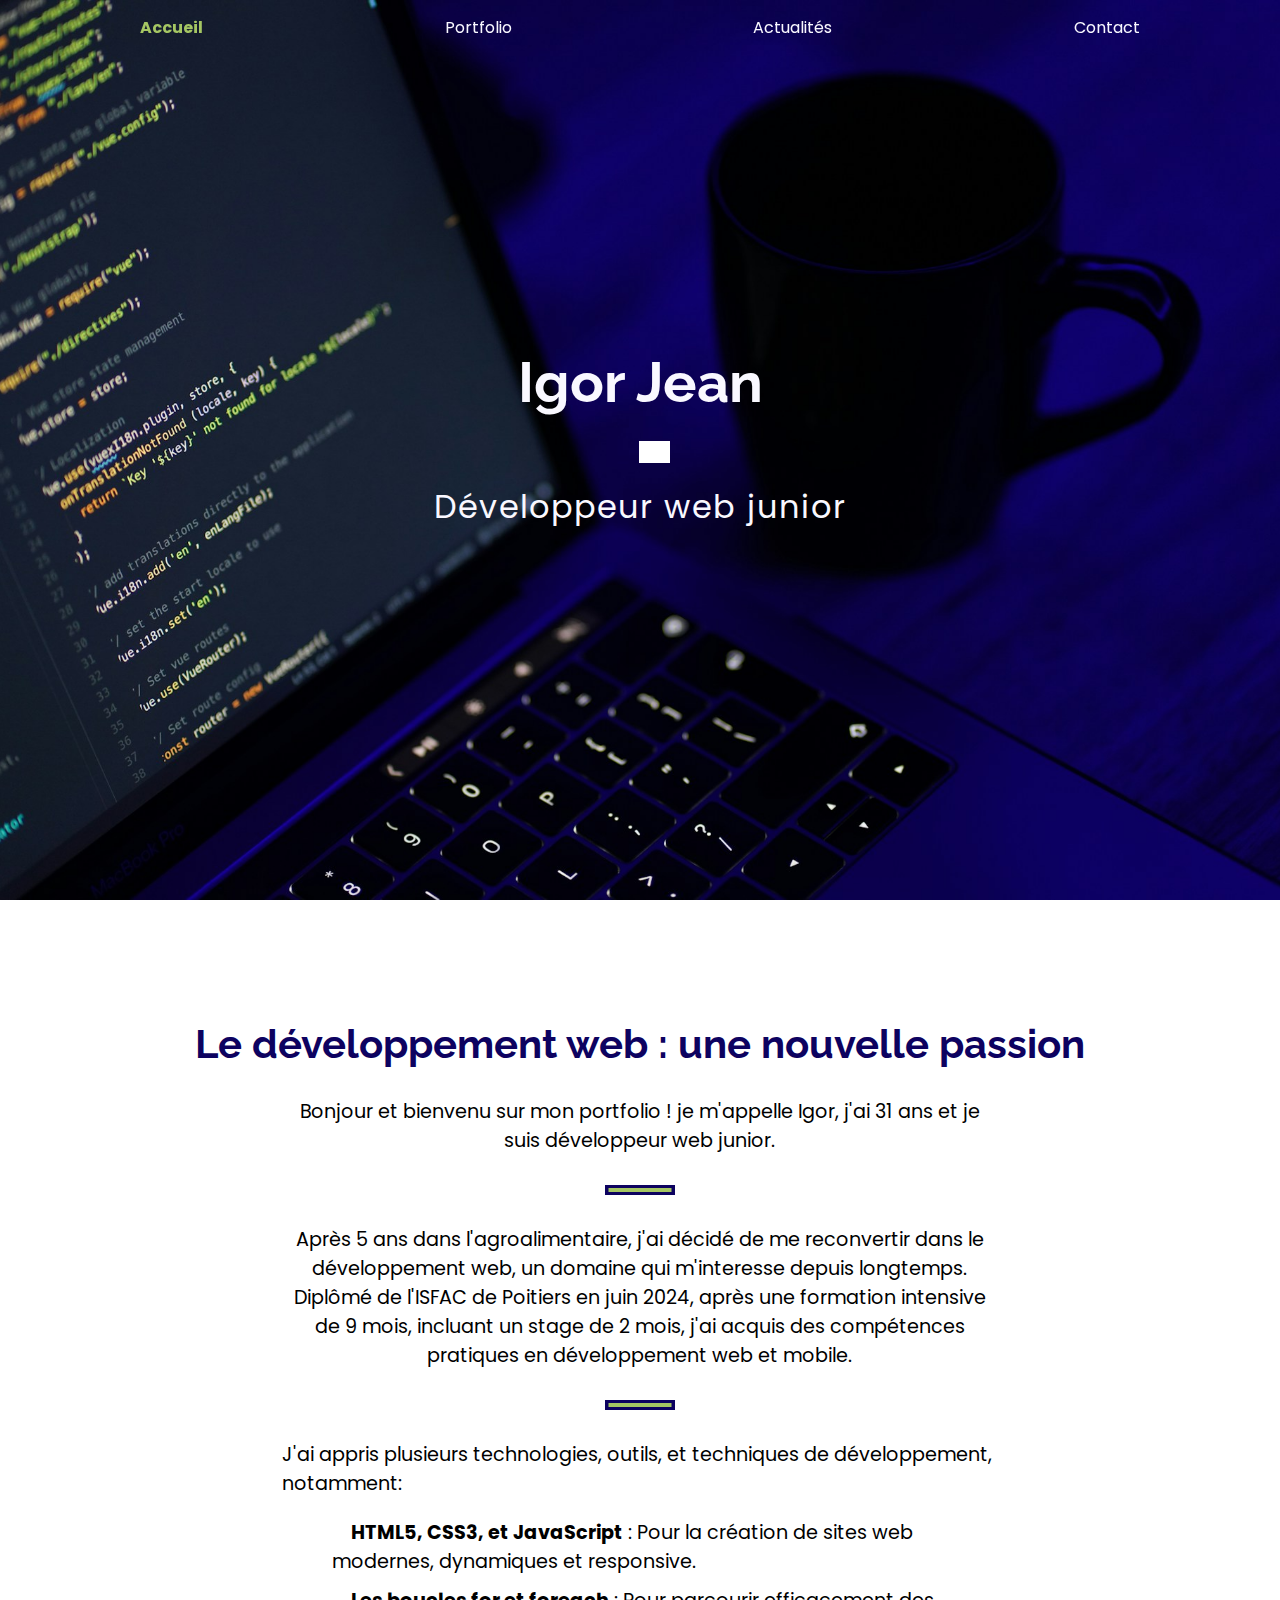
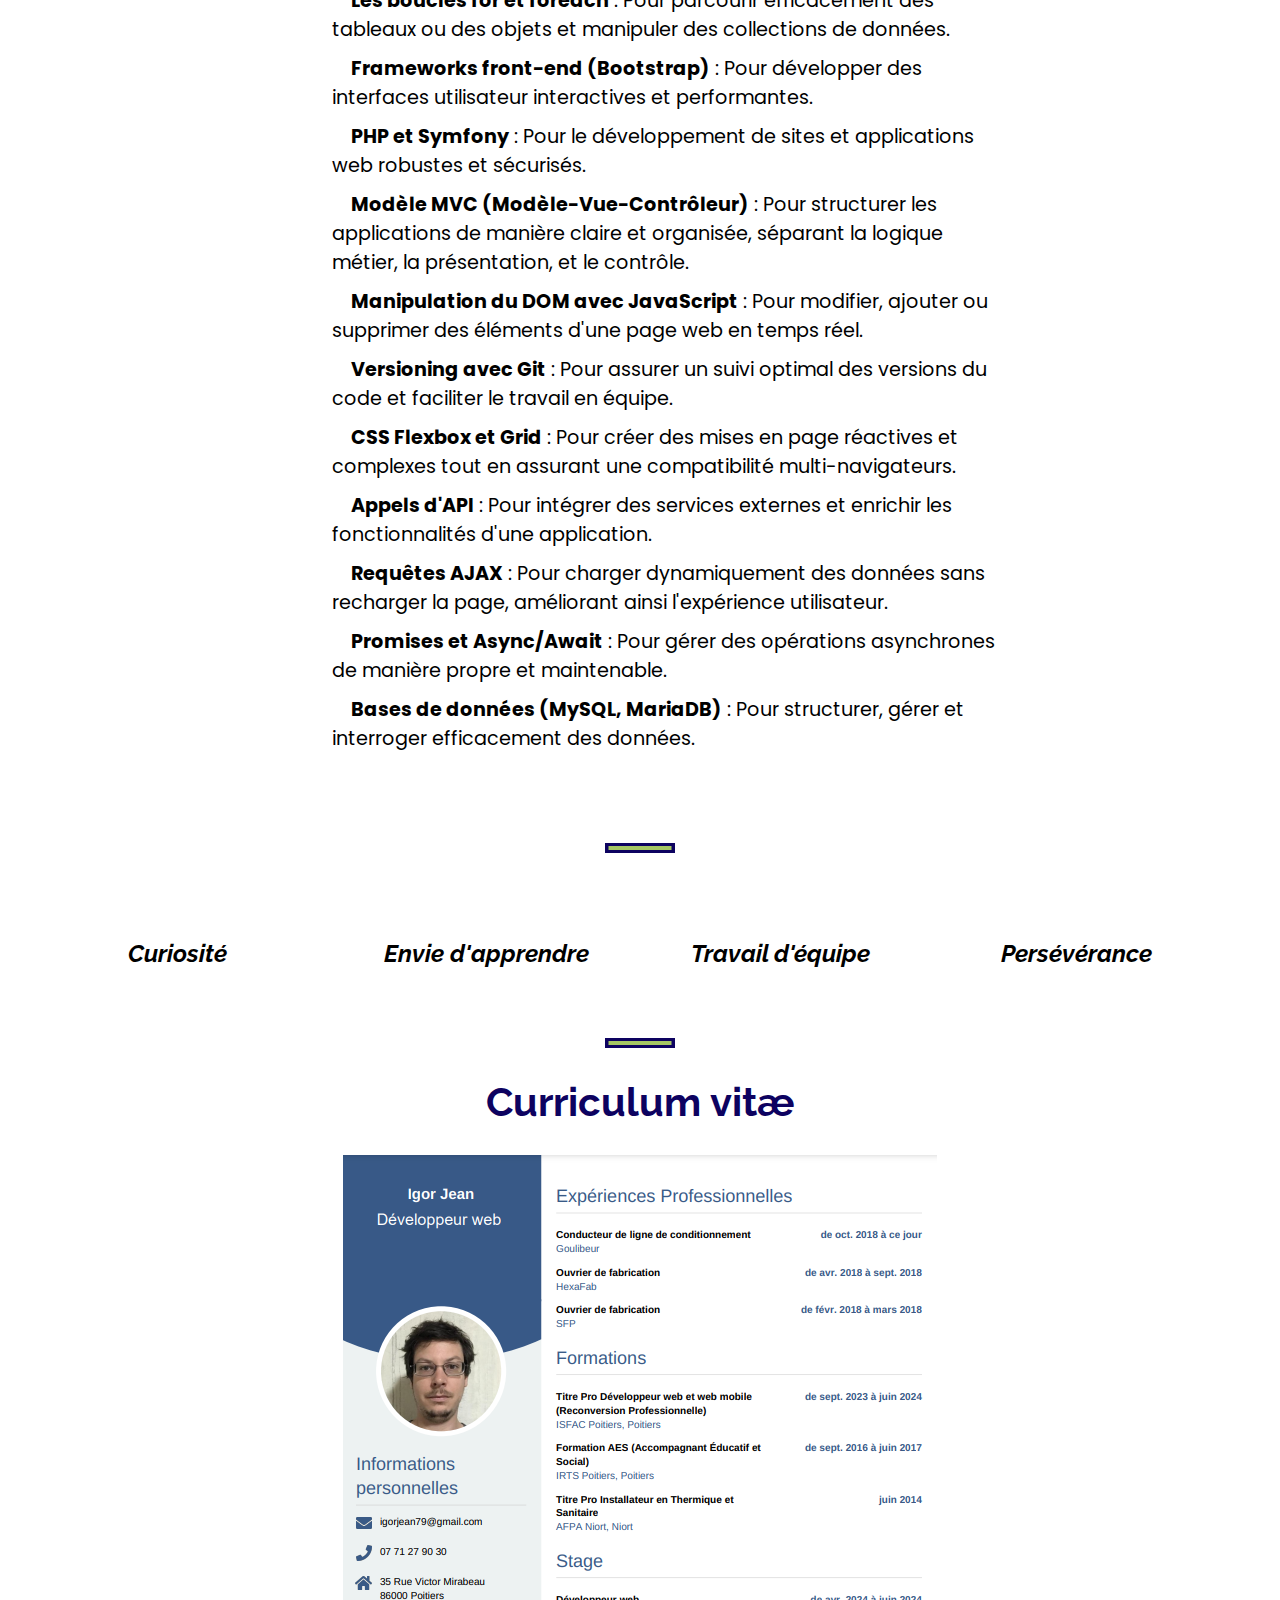
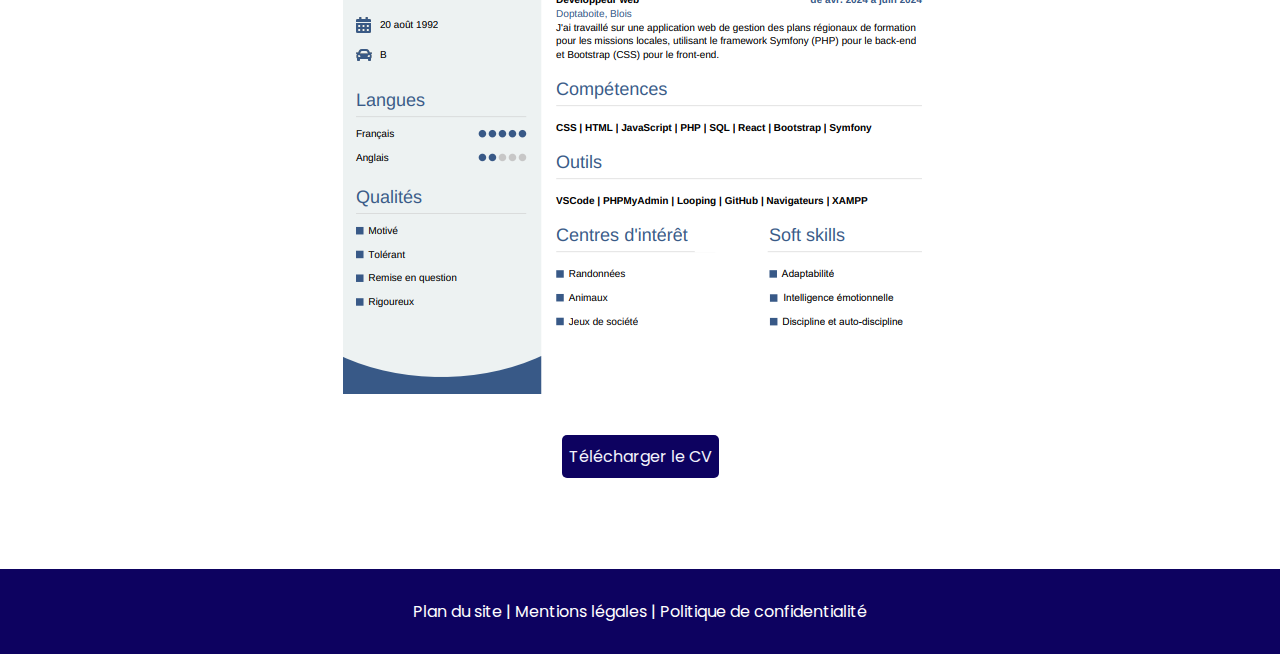
<file: index.html>
<!DOCTYPE html>
<html lang="fr">
	<head>
		<meta charset="UTF-8" />
		<meta name="viewport" content="width=device-width, initial-scale=1.0" />
		<link href="https://fonts.googleapis.com/css2?family=Raleway:ital,wght@0,100..900;1,100..900&display=swap" rel="stylesheet" />
		<link rel="preconnect" href="https://fonts.googleapis.com" />
		<link rel="preconnect" href="https://fonts.gstatic.com" crossorigin />
		<link
			href="https://fonts.googleapis.com/css2?family=Poppins:ital,wght@0,100;0,200;0,300;0,400;0,500;0,600;0,700;0,800;0,900;1,100;1,200;1,300;1,400;1,500;1,600;1,700;1,800;1,900&display=swap"
			rel="stylesheet"
		/>
		<link
			rel="stylesheet"
			href="https://cdnjs.cloudflare.com/ajax/libs/font-awesome/6.6.0/css/all.min.css"
			integrity="sha512-Kc323vGBEqzTmouAECnVceyQqyqdsSiqLQISBL29aUW4U/M7pSPA/gEUZQqv1cwx4OnYxTxve5UMg5GT6L4JJg=="
			crossorigin="anonymous"
			referrerpolicy="no-referrer"
		/>
		<link rel="stylesheet" href="styles\style.css" />
		<meta
			name="description"
			content="Portfolio d'Igor Jean, développeur web junior | HTML, CSS, PHP, JavaScript, Symfony et Bootstrap. Découvrez mes projets et compétences en développement web."
		/>

		<title>Portfolio d'Igor Jean | Développeur web junior</title>
	</head>

	<body>
		<header id="top">
			<nav>
				<div class="container">
					<ul>
						<li><a href="#top" class="page-active">Accueil</a></li>
						<li><a href="/portfolio">Portfolio</a></li>
						<li><a href="/actus">Actualités</a></li>
						<li><a href="/contactez-moi">Contact</a></li>
					</ul>
				</div>
			</nav>
			<div class="center">
				<h2>Igor Jean</h2>
				<div class="reseaux">
					<a href="https://www.linkedin.com/in/igor-jean-74b28a262/" target="_blank">
						<i class="fa-brands fa-linkedin"></i>
					</a>
					&nbsp;
					<a href="https://github.com/igor-jean" target="_blank">
						<i class="fa-brands fa-square-github"></i>
					</a>
				</div>
				<p>Développeur web junior</p>
			</div>
		</header>
		<main>
			<div class="container">
				<section class="presentation">
					<h2>Le développement web : une nouvelle passion</h2>
					<p>Bonjour et bienvenu sur mon portfolio ! je m'appelle Igor, j'ai 31 ans et je suis développeur web junior.</p>
					<div class="separation"></div>
					<p>
						Après 5 ans dans l'agroalimentaire, j'ai décidé de me reconvertir dans le développement web, un domaine qui m'interesse depuis
						longtemps. Diplômé de l'ISFAC de Poitiers en juin 2024, après une formation intensive de 9 mois, incluant un stage de 2 mois,
						j'ai acquis des compétences pratiques en développement web et mobile.
					</p>
					<div class="separation"></div>
					<ul>
						<li>J'ai appris plusieurs technologies, outils, et techniques de développement, notamment:</li>
						<li>
							<i class="fa-solid fa-circle"></i>&emsp;<b>HTML5, CSS3, et JavaScript</b> : Pour la création de sites web modernes,
							dynamiques et responsive.
						</li>
						<li>
							<i class="fa-solid fa-circle"></i>&emsp;<b>Les boucles for et foreach</b> : Pour parcourir efficacement des tableaux ou
							des objets et manipuler des collections de données.
						</li>
						<li>
							<i class="fa-solid fa-circle"></i>&emsp;<b>Frameworks front-end (Bootstrap)</b> : Pour développer des interfaces
							utilisateur interactives et performantes.
						</li>
						<li>
							<i class="fa-solid fa-circle"></i>&emsp;<b>PHP et Symfony</b> : Pour le développement de sites et applications web
							robustes et sécurisés.
						</li>
						<li>
							<i class="fa-solid fa-circle"></i>&emsp;<b>Modèle MVC (Modèle-Vue-Contrôleur)</b> : Pour structurer les applications de
							manière claire et organisée, séparant la logique métier, la présentation, et le contrôle.
						</li>
						<li>
							<i class="fa-solid fa-circle"></i>&emsp;<b>Manipulation du DOM avec JavaScript</b> : Pour modifier, ajouter ou supprimer
							des éléments d'une page web en temps réel.
						</li>
						<li>
							<i class="fa-solid fa-circle"></i>&emsp;<b>Versioning avec Git</b> : Pour assurer un suivi optimal des versions du code et
							faciliter le travail en équipe.
						</li>
						<li>
							<i class="fa-solid fa-circle"></i>&emsp;<b>CSS Flexbox et Grid</b> : Pour créer des mises en page réactives et complexes
							tout en assurant une compatibilité multi-navigateurs.
						</li>
						<li>
							<i class="fa-solid fa-circle"></i>&emsp;<b>Appels d'API</b> : Pour intégrer des services externes et enrichir les
							fonctionnalités d'une application.
						</li>
						<li>
							<i class="fa-solid fa-circle"></i>&emsp;<b>Requêtes AJAX</b> : Pour charger dynamiquement des données sans recharger la
							page, améliorant ainsi l'expérience utilisateur.
						</li>
						<li>
							<i class="fa-solid fa-circle"></i>&emsp;<b>Promises et Async/Await</b> : Pour gérer des opérations asynchrones de manière
							propre et maintenable.
						</li>
						<li>
							<i class="fa-solid fa-circle"></i>&emsp;<b>Bases de données (MySQL, MariaDB)</b> : Pour structurer, gérer et interroger
							efficacement des données.
						</li>
					</ul>
				</section>
				<div class="separation"></div>
				<section class="skills">
					<div class="flex">
						<div class="row-flex">
							<div class="column-flex">
								<i class="fa-solid fa-magnifying-glass"></i>
								<span>Curiosité</span>
							</div>
							<div class="column-flex">
								<i class="fa-solid fa-book-open"></i>
								<span>Envie d'apprendre</span>
							</div>
						</div>
						<div class="row-flex">
							<div class="column-flex">
								<i class="fa-solid fa-users"></i>
								<span>Travail d'équipe</span>
							</div>
							<div class="column-flex">
								<i class="fa-regular fa-hand-back-fist"></i>
								<span>Persévérance</span>
							</div>
						</div>
					</div>
				</section>
				<div class="separation"></div>
				<div id="cv"></div>
				<section class="cv">
					<h2>Curriculum vitæ</h2>
					<img src="img\cv.png" alt="Capture du CV" />
					<a href="CV_igor-jean.pdf" target="_blank"> Télécharger le CV </a>
				</section>
			</div>
		</main>
		<footer>
			<!-- <section class="contact">
				<h2>Contactez-moi</h2>
				<div class="container">
					<div class="column-30-70">
						<p class="msg-error-fixed">Veuillez renseigner les champs requis</p>
						<div class="left-part">
							<p>
								<i class="fa-regular fa-paper-plane"></i>&emsp;
								<a href="mailto:igorjean79@gmail.com"> igorjean79@gmail.com </a>
							</p>
							<p>
								<i class="fa-solid fa-phone"></i>&emsp;
								<a href="tel:0771279030">07 71 27 90 30</a>
							</p>
							<div>
								<a href="https://www.linkedin.com/in/igor-jean-74b28a262/">
									<i class="fa-brands fa-linkedin"></i>
								</a>
								&emsp;
								<a href="https://github.com/igor-jean">
									<i class="fa-brands fa-square-github"></i>
								</a>
							</div>
						</div>
						<form action="contact.php" method="get" id="contact-form">
							<div id="contact"></div>
							<div class="flex">
								<div class="flex-column">
									<label for="nom">Nom <span class="red">*</span></label>
									<input type="text" id="nom" name="nom" />
								</div>
								<div class="flex-column">
									<label for="prenom">Prénom</label>
									<input type="text" id="prenom" name="prenom" />
								</div>
							</div>
							<div class="flex">
								<div class="flex-column">
									<label for="email">E-mail <span class="red">*</span></label>
									<input type="email" id="email" name="email" />
								</div>
								<div class="flex-column">
									<label for="telephone">Téléphone</label>
									<input type="number" id="telephone" name="telephone" />
								</div>
							</div>
							<div class="flex-column">
								<label for="message"> Message <span class="red">*</span> </label>
								<textarea id="message" name="message"></textarea>
							</div>
							<div class="flex-column">
								<label for="chk">
									<input type="checkbox" id="chk" name="chk" />&emsp;En soumettant ce formulaire, j'accepte que mes données
									personnelles soient utilisées pour me recontacter. Aucun autre traitement ne sera effectué avec mes informations.
									Pour connaître et exercer vos droits, veuillez consultez la Politique de confidentialité.
								</label>
							</div>
							<div class="submit-button">
								<button type="submit">
									<div class="svg-wrapper-1">
										<div class="svg-wrapper">
											<svg xmlns="http://www.w3.org/2000/svg" viewBox="0 0 24 24" width="24" height="24">
												<path fill="none" d="M0 0h24v24H0z"></path>
												<path
													fill="currentColor"
													d="M1.946 9.315c-.522-.174-.527-.455.01-.634l19.087-6.362c.529-.176.832.12.684.638l-5.454 19.086c-.15.529-.455.547-.679.045L12 14l6-8-8 6-8.054-2.685z"
												></path>
											</svg>
										</div>
									</div>
									<span>Envoyer</span>
								</button>
							</div>
						</form>
					</div>
				</div>
			</section> -->
			<section class="footer-bottom">
				<p>
					<a href="/plan">Plan du site</a> |
					<a href="/mentions-legales">Mentions légales</a>
					|
					<a href="/politique-confidentialite"> Politique de confidentialité </a>
				</p>
			</section>
		</footer>
		<script src="index.js"></script>
	</body>
</html>
</file>
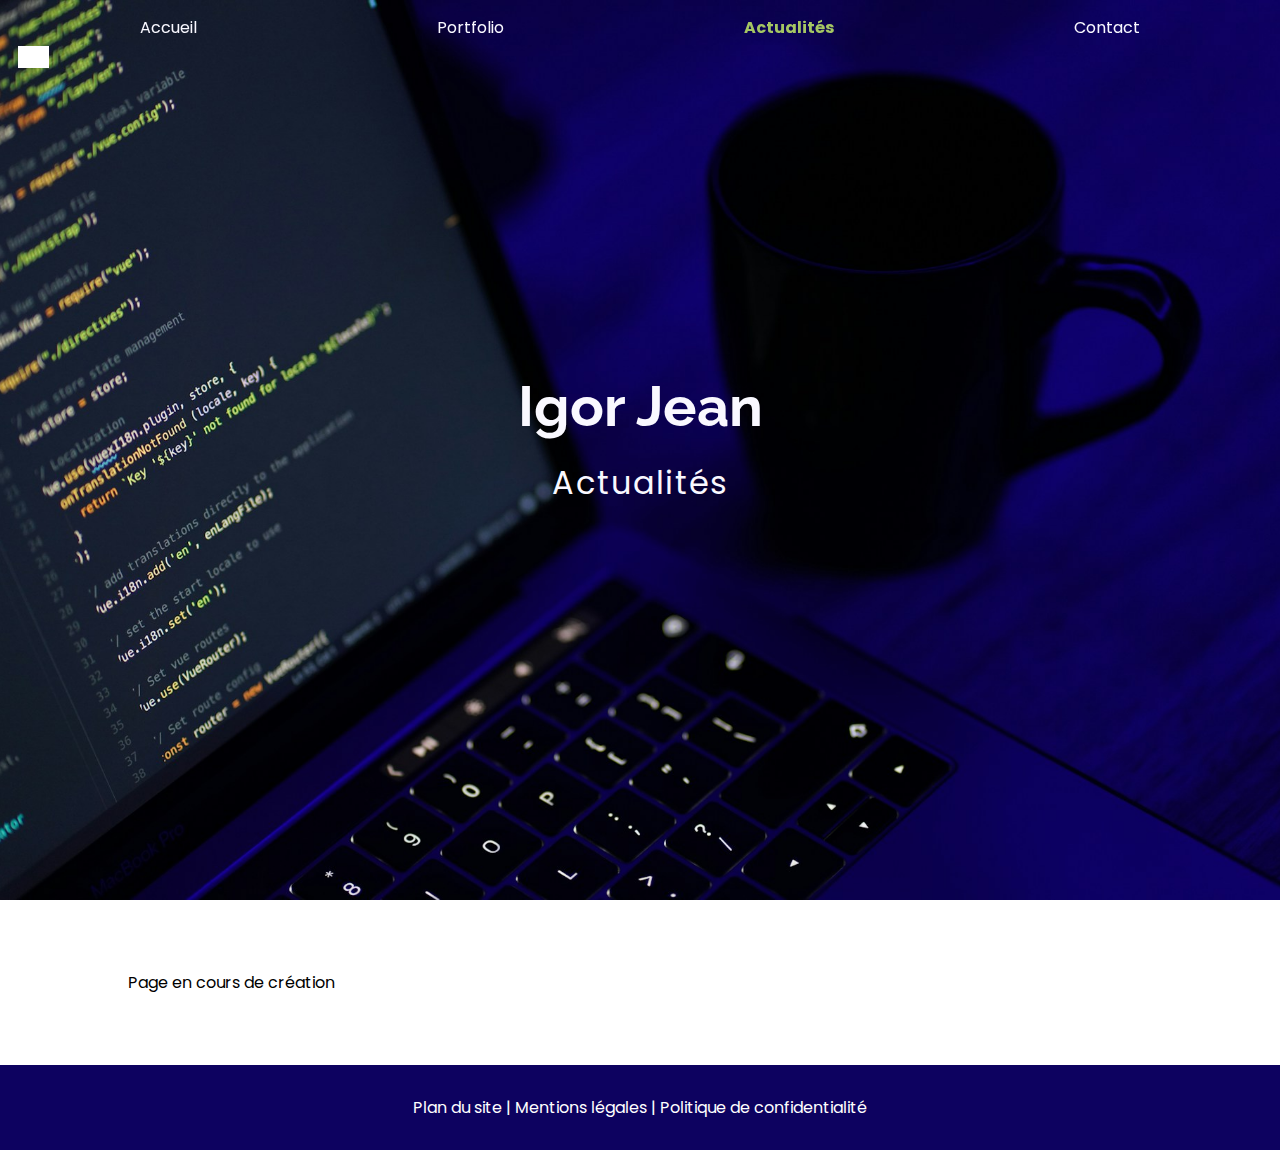
<file: actus.html>
<!DOCTYPE html>
<html lang="fr">
	<head>
		<meta charset="UTF-8" />
		<meta name="viewport" content="width=device-width, initial-scale=1.0" />
		<link href="https://fonts.googleapis.com/css2?family=Raleway:ital,wght@0,100..900;1,100..900&display=swap" rel="stylesheet" />
		<link rel="preconnect" href="https://fonts.googleapis.com" />
		<link rel="preconnect" href="https://fonts.gstatic.com" crossorigin />
		<link
			href="https://fonts.googleapis.com/css2?family=Poppins:ital,wght@0,100;0,200;0,300;0,400;0,500;0,600;0,700;0,800;0,900;1,100;1,200;1,300;1,400;1,500;1,600;1,700;1,800;1,900&display=swap"
			rel="stylesheet"
		/>
		<link
			rel="stylesheet"
			href="https://cdnjs.cloudflare.com/ajax/libs/font-awesome/6.6.0/css/all.min.css"
			integrity="sha512-Kc323vGBEqzTmouAECnVceyQqyqdsSiqLQISBL29aUW4U/M7pSPA/gEUZQqv1cwx4OnYxTxve5UMg5GT6L4JJg=="
			crossorigin="anonymous"
			referrerpolicy="no-referrer"
		/>
		<link rel="stylesheet" href="styles\style.css" />
		<meta
			name="description"
			content="Portfolio d'Igor Jean, développeur web junior | HTML, CSS, PHP, JavaScript, Symfony et Bootstrap. Découvrez mes projets et compétences en développement web."
		/>

		<title>Portfolio d'Igor Jean | Développeur web junior</title>
	</head>

	<body>
		<header id="top">
			<nav>
				<div class="container">
					<ul>
						<li><a href="#top">Accueil</a></li>
						<li><a href="/portfolio">Portfolio</a></li>
						<li><a href="/actus" class="page-active">Actualités</a></li>
						<li><a href="/contact">Contact</a></li>
					</ul>
				</div>
				<div class="reseaux">
					<a href="https://www.linkedin.com/in/igor-jean-74b28a262/" target="_blank">
						<i class="fa-brands fa-linkedin"></i>
					</a>
					&nbsp;
					<a href="https://github.com/igor-jean" target="_blank">
						<i class="fa-brands fa-square-github"></i>
					</a>
				</div>
			</nav>
			<div class="center">
				<h2>Igor Jean</h2>
				<p>Actualités</p>
			</div>
		</header>
		<main>
			<div class="container">
				<p>Page en cours de création</p>
			</div>
		</main>
		<footer>
			<section class="footer-bottom">
				<p>
					<a href="/plan">Plan du site</a> |
					<a href="/mentions-legales">Mentions légales</a>
					|
					<a href="/politique-confidentialite"> Politique de confidentialité </a>
				</p>
			</section>
		</footer>
		<script src="index.js"></script>
	</body>
</html>
</file>
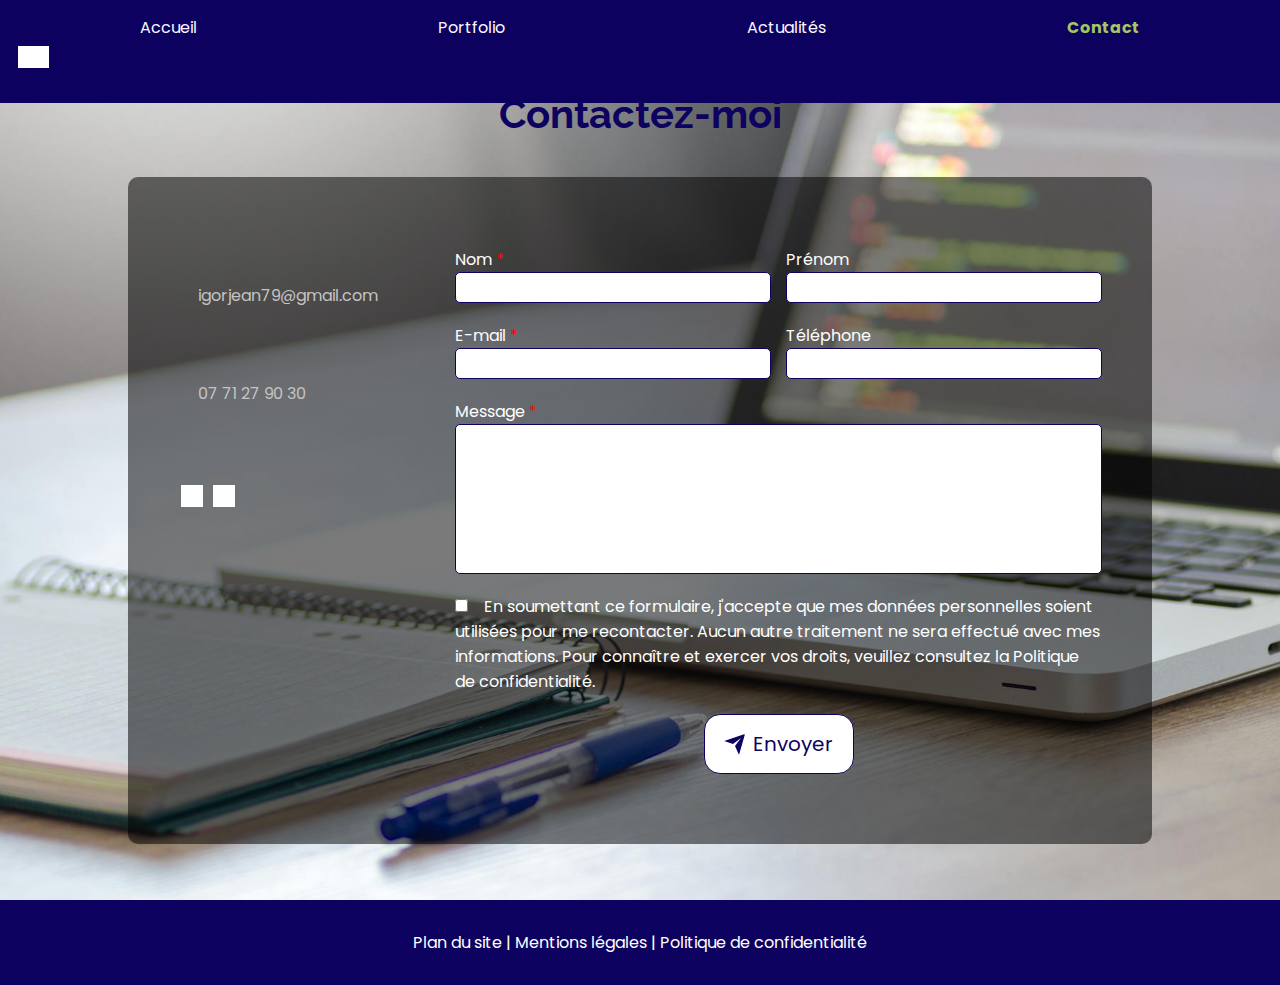
<file: contact.html>
<!DOCTYPE html>
<html lang="fr">
	<head>
		<meta charset="UTF-8" />
		<meta name="viewport" content="width=device-width, initial-scale=1.0" />
		<link href="https://fonts.googleapis.com/css2?family=Raleway:ital,wght@0,100..900;1,100..900&display=swap" rel="stylesheet" />
		<link rel="preconnect" href="https://fonts.googleapis.com" />
		<link rel="preconnect" href="https://fonts.gstatic.com" crossorigin />
		<link
			href="https://fonts.googleapis.com/css2?family=Poppins:ital,wght@0,100;0,200;0,300;0,400;0,500;0,600;0,700;0,800;0,900;1,100;1,200;1,300;1,400;1,500;1,600;1,700;1,800;1,900&display=swap"
			rel="stylesheet"
		/>
		<link
			rel="stylesheet"
			href="https://cdnjs.cloudflare.com/ajax/libs/font-awesome/6.6.0/css/all.min.css"
			integrity="sha512-Kc323vGBEqzTmouAECnVceyQqyqdsSiqLQISBL29aUW4U/M7pSPA/gEUZQqv1cwx4OnYxTxve5UMg5GT6L4JJg=="
			crossorigin="anonymous"
			referrerpolicy="no-referrer"
		/>
		<link rel="stylesheet" href="styles\style.css" />
		<meta
			name="description"
			content="Portfolio d'Igor Jean, développeur web junior | HTML, CSS, PHP, JavaScript, Symfony et Bootstrap. Découvrez mes projets et compétences en développement web."
		/>

		<title>Portfolio d'Igor Jean | Contactez-moi</title>
	</head>

	<body class="contact-template">
		<header id="top">
			<nav class="nav-background">
				<div class="container">
					<ul>
						<li><a href="/index">Accueil</a></li>
						<li><a href="/portfolio">Portfolio</a></li>
						<li><a href="/actus">Actualités</a></li>
						<li><a href="#" class="page-active">Contact</a></li>
					</ul>
				</div>
				<div class="reseaux">
					<a href="https://www.linkedin.com/in/igor-jean-74b28a262/" target="_blank">
						<i class="fa-brands fa-linkedin"></i>
					</a>
					&nbsp;
					<a href="https://github.com/igor-jean" target="_blank">
						<i class="fa-brands fa-square-github"></i>
					</a>
				</div>
			</nav>
			<section class="contact">
				<h2>Contactez-moi</h2>
				<div class="container">
					<div class="column-30-70">
						<p class="msg-error-fixed">Veuillez renseigner les champs requis</p>
						<div class="left-part">
							<p>
								<i class="fa-regular fa-paper-plane"></i>&emsp;
								<a href="mailto:igorjean79@gmail.com"> igorjean79@gmail.com </a>
							</p>
							<p>
								<i class="fa-solid fa-phone"></i>&emsp;
								<a href="tel:0771279030">07 71 27 90 30</a>
							</p>
							<div>
								<a href="https://www.linkedin.com/in/igor-jean-74b28a262/">
									<i class="fa-brands fa-linkedin"></i>
								</a>
								&emsp;
								<a href="https://github.com/igor-jean">
									<i class="fa-brands fa-square-github"></i>
								</a>
							</div>
						</div>
						<form action="contact.php" method="get" id="contact-form">
							<div id="contact"></div>
							<div class="flex">
								<div class="flex-column">
									<label for="nom">Nom <span class="red">*</span></label>
									<input type="text" id="nom" name="nom" />
								</div>
								<div class="flex-column">
									<label for="prenom">Prénom</label>
									<input type="text" id="prenom" name="prenom" />
								</div>
							</div>
							<div class="flex">
								<div class="flex-column">
									<label for="email">E-mail <span class="red">*</span></label>
									<input type="email" id="email" name="email" />
								</div>
								<div class="flex-column">
									<label for="telephone">Téléphone</label>
									<input type="number" id="telephone" name="telephone" />
								</div>
							</div>
							<div class="flex-column">
								<label for="message"> Message <span class="red">*</span> </label>
								<textarea id="message" name="message"></textarea>
							</div>
							<div class="flex-column">
								<label for="chk">
									<input type="checkbox" id="chk" name="chk" />&emsp;En soumettant ce formulaire, j'accepte que mes données
									personnelles soient utilisées pour me recontacter. Aucun autre traitement ne sera effectué avec mes informations.
									Pour connaître et exercer vos droits, veuillez consultez la Politique de confidentialité.
								</label>
							</div>
							<div class="submit-button">
								<button type="submit">
									<div class="svg-wrapper-1">
										<div class="svg-wrapper">
											<svg xmlns="http://www.w3.org/2000/svg" viewBox="0 0 24 24" width="24" height="24">
												<path fill="none" d="M0 0h24v24H0z"></path>
												<path
													fill="currentColor"
													d="M1.946 9.315c-.522-.174-.527-.455.01-.634l19.087-6.362c.529-.176.832.12.684.638l-5.454 19.086c-.15.529-.455.547-.679.045L12 14l6-8-8 6-8.054-2.685z"
												></path>
											</svg>
										</div>
									</div>
									<span>Envoyer</span>
								</button>
							</div>
						</form>
					</div>
				</div>
			</section>
		</header>
		<footer>
			<section class="footer-bottom">
				<p>
					<a href="/plan">Plan du site</a> |
					<a href="/mentions-legales">Mentions légales</a>
					|
					<a href="/politique-confidentialite"> Politique de confidentialité </a>
				</p>
			</section>
		</footer>
		<script src="contact.js"></script>
	</body>
</html>
</file>
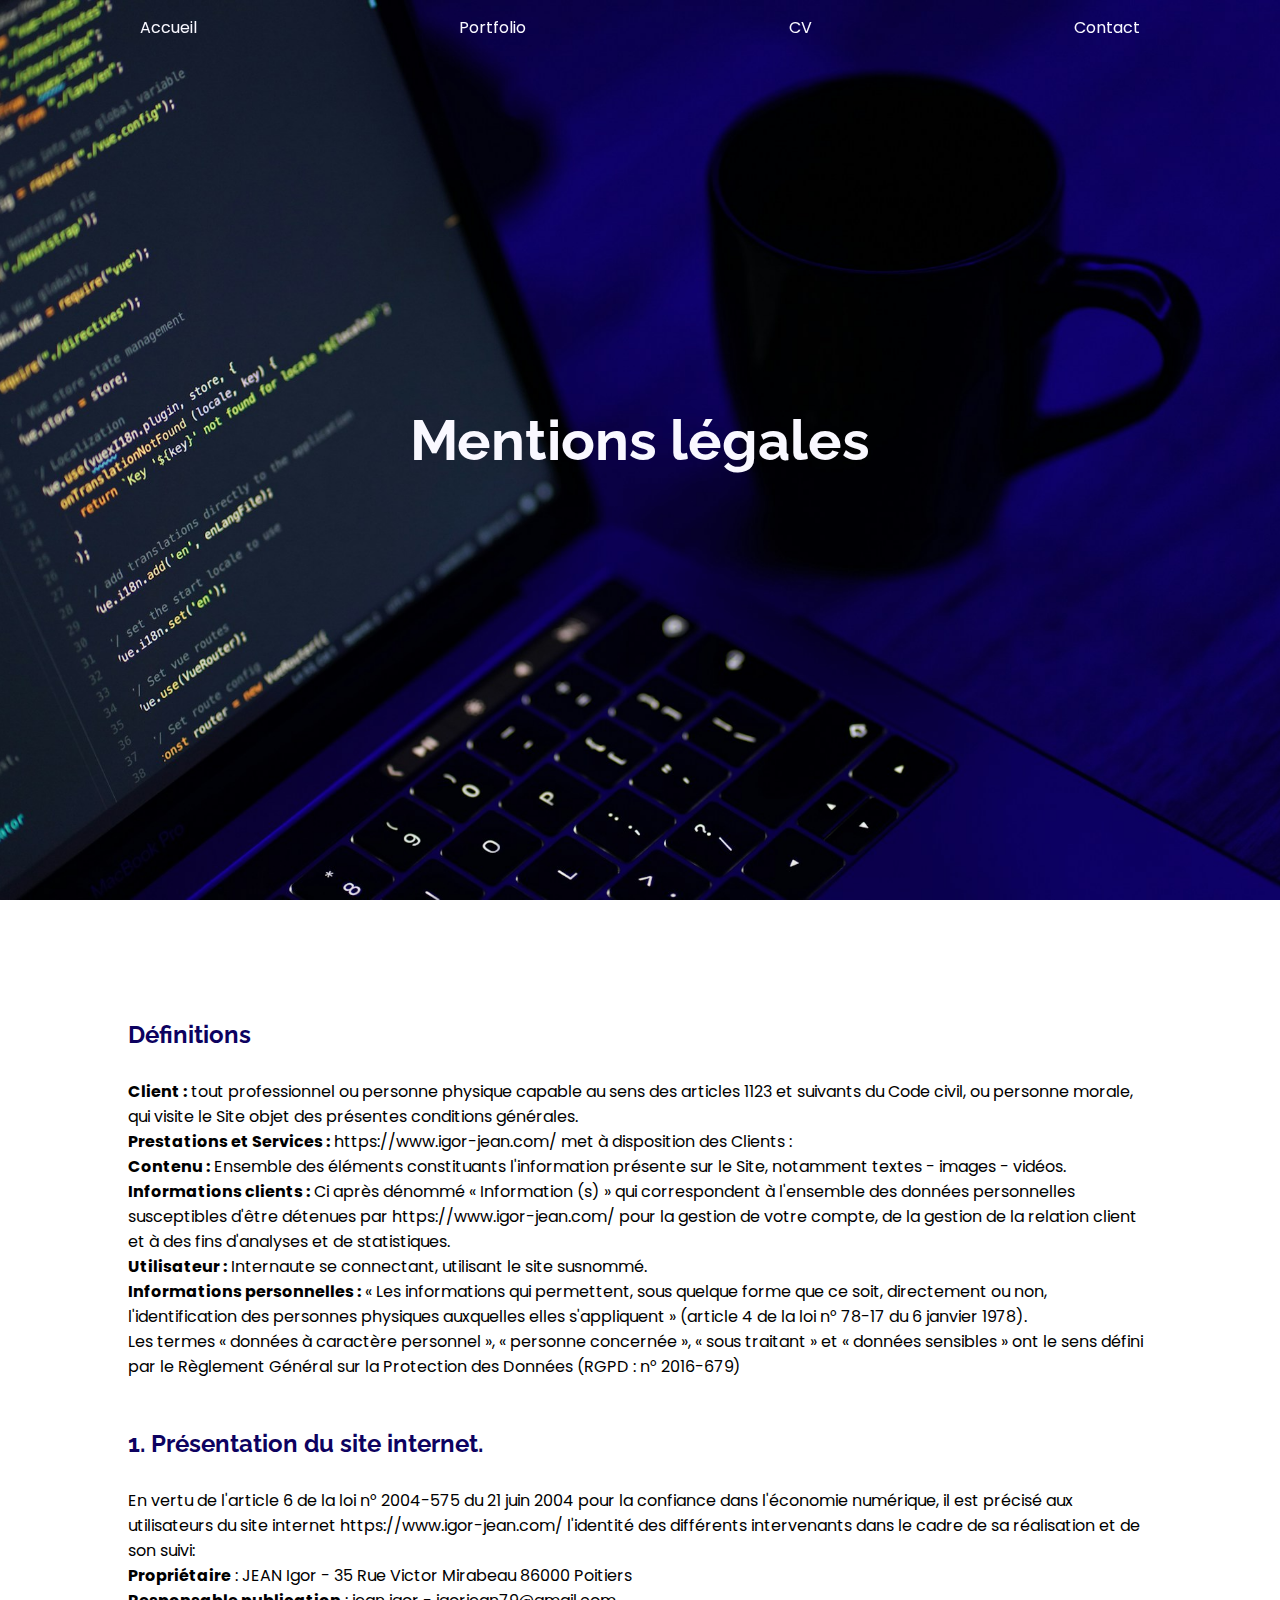
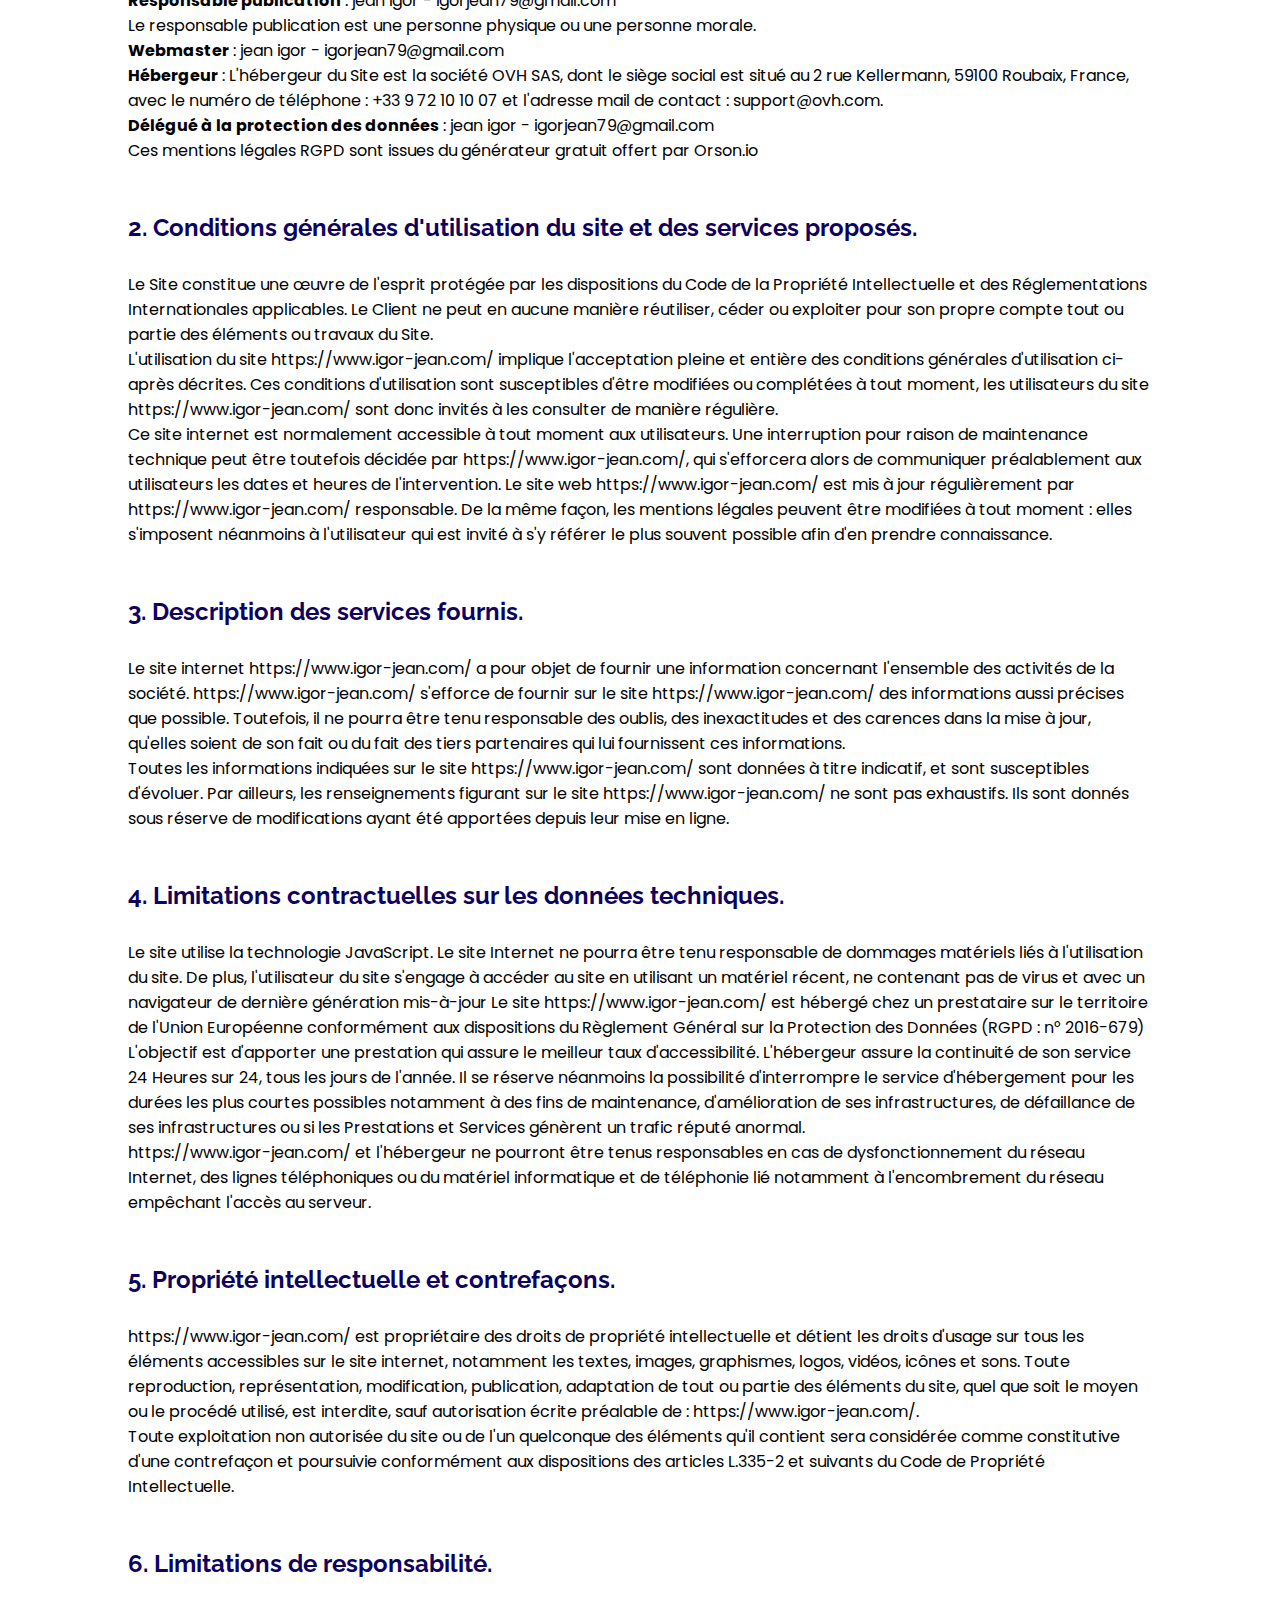
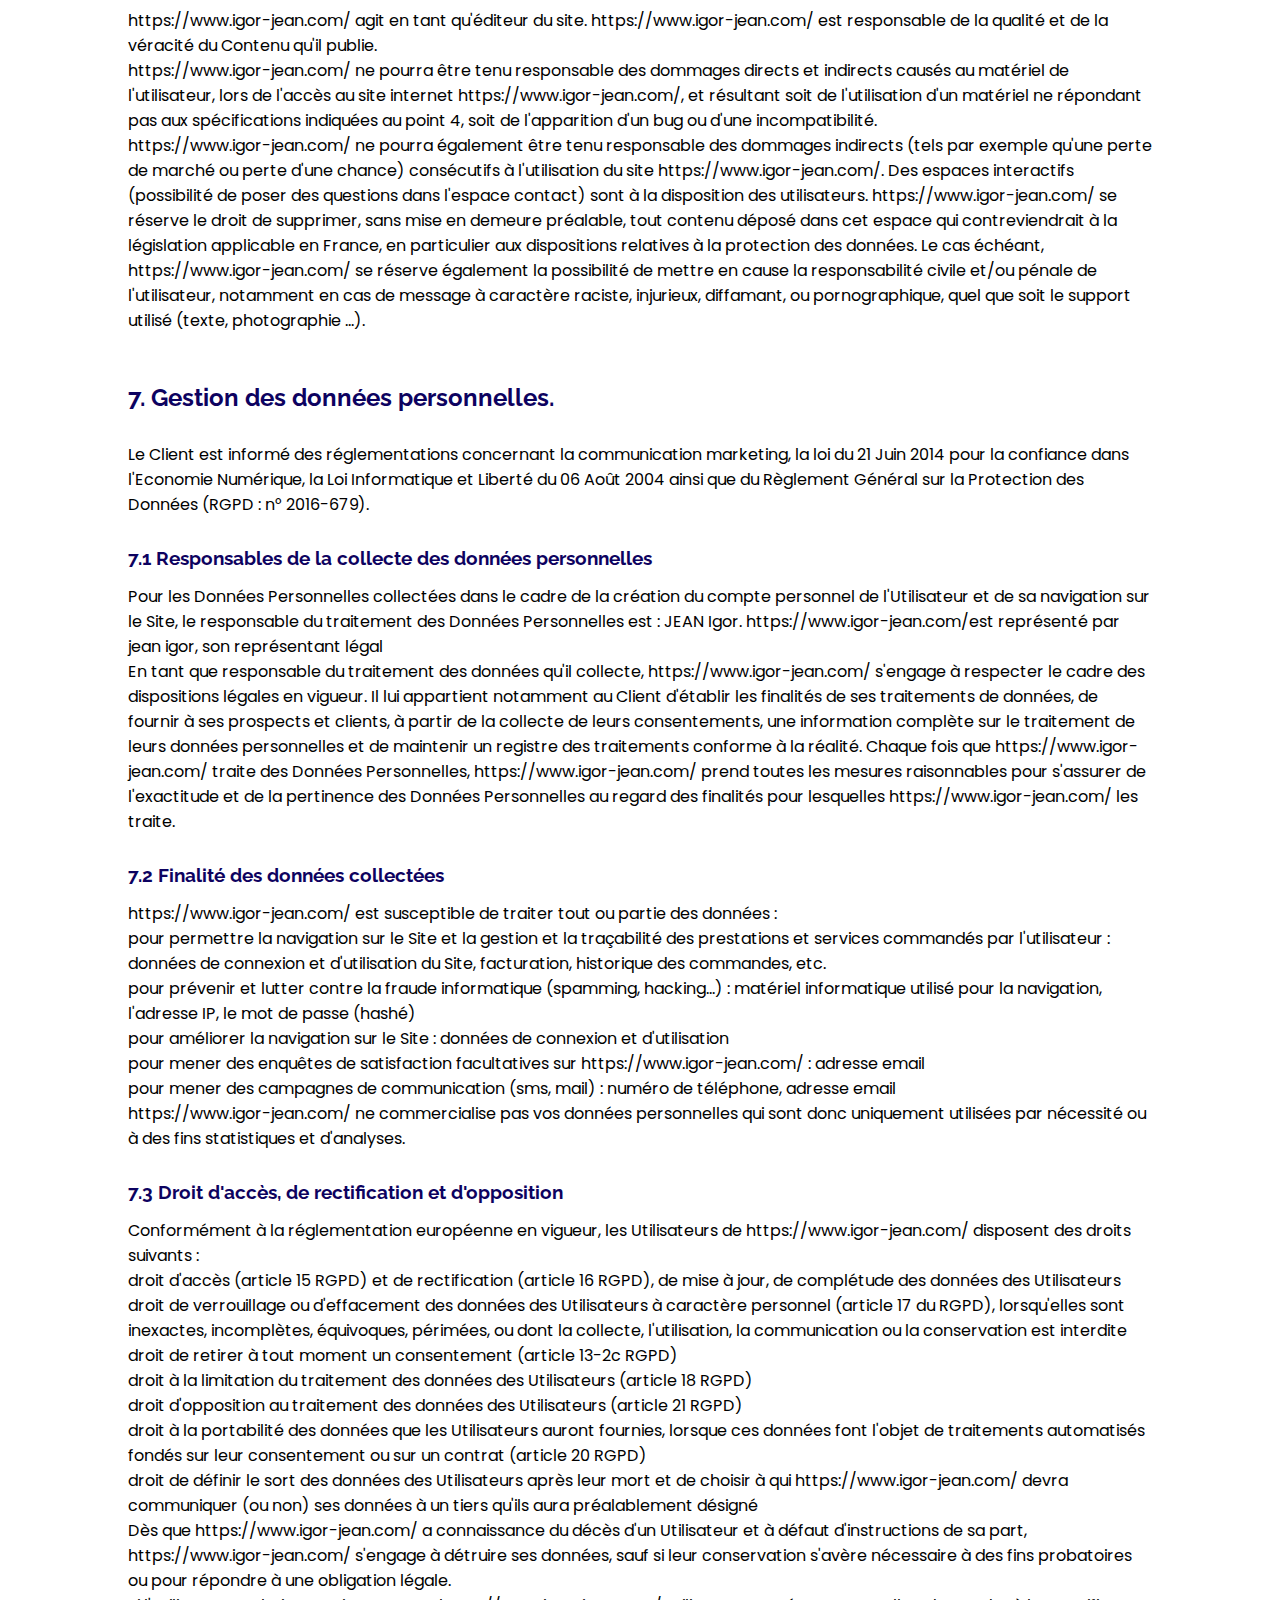
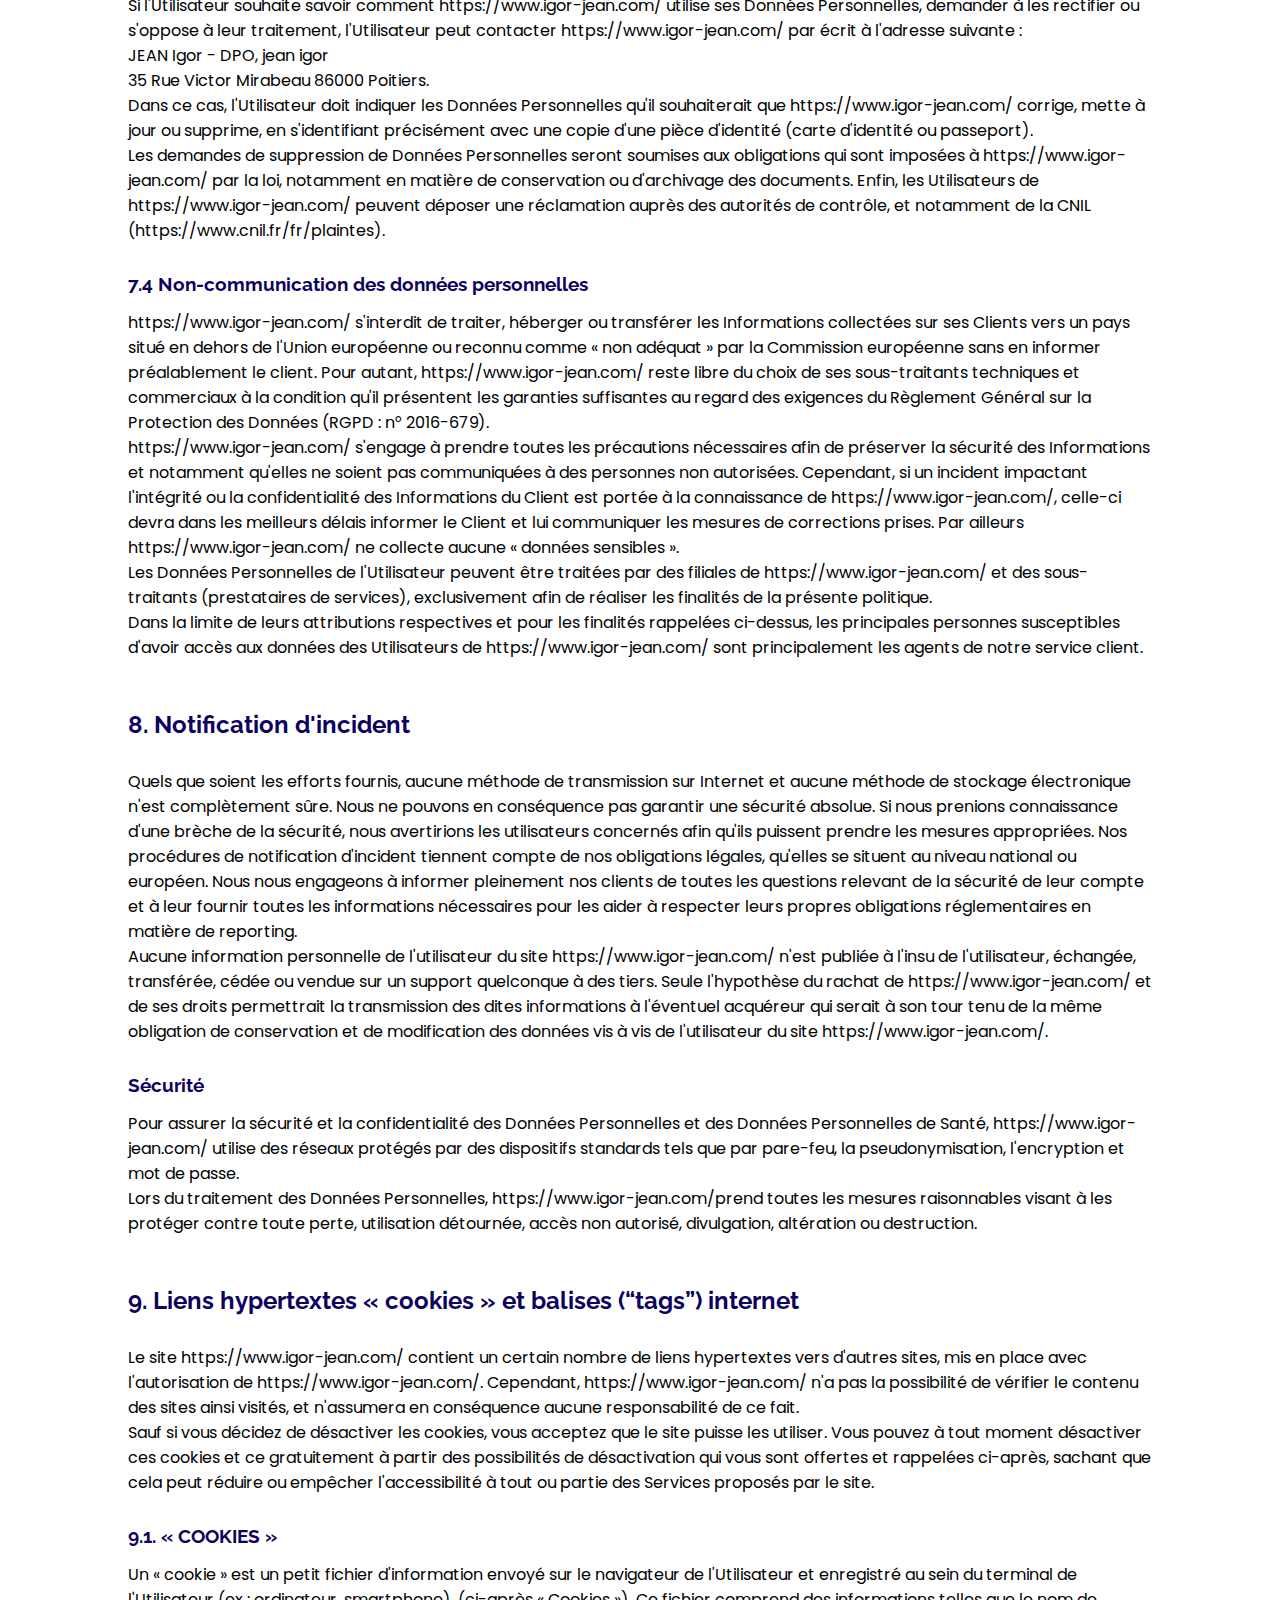
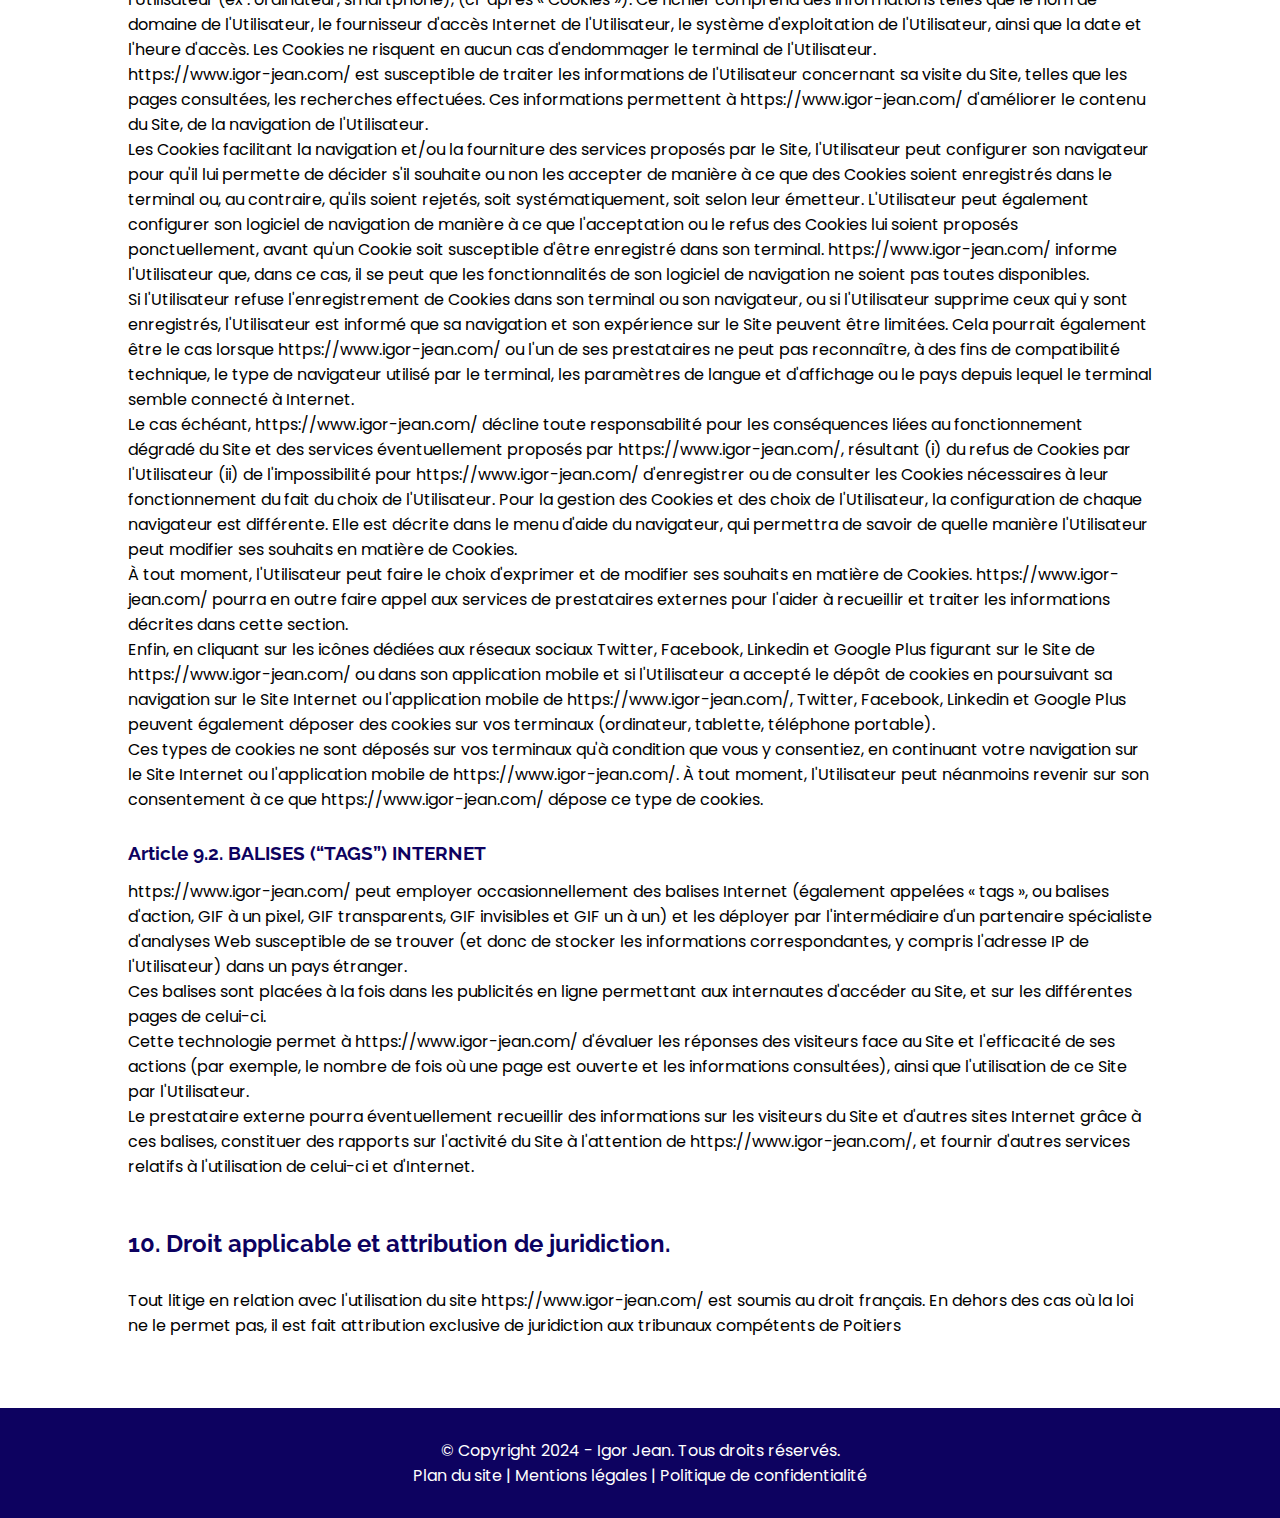
<file: mentions-legales.html>
<!DOCTYPE html>
<html lang="fr">
	<head>
		<meta charset="UTF-8" />
		<meta name="viewport" content="width=device-width, initial-scale=1.0" />
		<link rel="preconnect" href="https://fonts.googleapis.com" />
		<link rel="preconnect" href="https://fonts.gstatic.com" crossorigin />
		<link href="https://fonts.googleapis.com/css2?family=Raleway:ital,wght@0,100..900;1,100..900&display=swap" rel="stylesheet" />
		<link rel="preconnect" href="https://fonts.googleapis.com" />
		<link rel="preconnect" href="https://fonts.gstatic.com" crossorigin />
		<link
			href="https://fonts.googleapis.com/css2?family=Poppins:ital,wght@0,100;0,200;0,300;0,400;0,500;0,600;0,700;0,800;0,900;1,100;1,200;1,300;1,400;1,500;1,600;1,700;1,800;1,900&display=swap"
			rel="stylesheet"
		/>
		<link
			rel="stylesheet"
			href="https://cdnjs.cloudflare.com/ajax/libs/font-awesome/6.6.0/css/all.min.css"
			integrity="sha512-Kc323vGBEqzTmouAECnVceyQqyqdsSiqLQISBL29aUW4U/M7pSPA/gEUZQqv1cwx4OnYxTxve5UMg5GT6L4JJg=="
			crossorigin="anonymous"
			referrerpolicy="no-referrer"
		/>
		<link rel="stylesheet" href="styles\style.css" />
		<title>Portfolio d'Igor Jean | Mentions légales</title>
	</head>

	<body>
		<header id="top">
			<nav>
				<div class="container">
					<ul>
						<li><a href="https://www.igor-jean.com/">Accueil</a></li>
						<li>
							<a href="https://igor-jean.com#portfolio">Portfolio</a>
						</li>
						<li><a href="https://igor-jean.com#cv">CV</a></li>
						<li><a href="https://igor-jean.com#contact">Contact</a></li>
					</ul>
				</div>
			</nav>
			<div class="center">
				<h2>Mentions légales</h2>
			</div>
		</header>
		<main>
			<div class="container droits">
				<h2>Définitions</h2>
				<p>
					<b>Client :</b> tout professionnel ou personne physique capable au sens des articles 1123 et suivants du Code civil, ou personne
					morale, qui visite le Site objet des présentes conditions générales.<br />
					<b>Prestations et Services :</b>
					<a href="https://www.igor-jean.com/">https://www.igor-jean.com/</a>
					met à disposition des Clients :
				</p>
				<p><b>Contenu :</b> Ensemble des éléments constituants l'information présente sur le Site, notamment textes - images - vidéos.</p>
				<p>
					<b>Informations clients :</b> Ci après dénommé « Information (s) » qui correspondent à l'ensemble des données personnelles
					susceptibles d'être détenues par
					<a href="https://www.igor-jean.com/">https://www.igor-jean.com/</a>
					pour la gestion de votre compte, de la gestion de la relation client et à des fins d'analyses et de statistiques.
				</p>
				<p><b>Utilisateur :</b> Internaute se connectant, utilisant le site susnommé.</p>
				<p>
					<b>Informations personnelles :</b> « Les informations qui permettent, sous quelque forme que ce soit, directement ou non,
					l'identification des personnes physiques auxquelles elles s'appliquent » (article 4 de la loi n° 78-17 du 6 janvier 1978).
				</p>
				<p>
					Les termes « données à caractère personnel », « personne concernée », « sous traitant » et « données sensibles » ont le sens
					défini par le Règlement Général sur la Protection des Données (RGPD : n° 2016-679)
				</p>
				<h2>1. Présentation du site internet.</h2>
				<p>
					En vertu de l'article 6 de la loi n° 2004-575 du 21 juin 2004 pour la confiance dans l'économie numérique, il est précisé aux
					utilisateurs du site internet
					<a href="https://www.igor-jean.com/">https://www.igor-jean.com/</a>
					l'identité des différents intervenants dans le cadre de sa réalisation et de son suivi:
				</p>
				<p>
					<strong>Propriétaire</strong> : JEAN Igor - 35 Rue Victor Mirabeau 86000 Poitiers<br />
					<strong>Responsable publication</strong> : jean igor - igorjean79@gmail.com<br />
					Le responsable publication est une personne physique ou une personne morale.<br />
					<strong>Webmaster</strong> : jean igor - igorjean79@gmail.com<br />
					<strong>Hébergeur</strong> : L'hébergeur du Site est la société OVH SAS, dont le siège social est situé au 2 rue Kellermann, 59100
					Roubaix, France, avec le numéro de téléphone : +33 9 72 10 10 07 et l'adresse mail de contact : support@ovh.com.<br />
					<strong>Délégué à la protection des données</strong> : jean igor - igorjean79@gmail.com<br />
				</p>
				<div ng-bind-html="linkHTML">
					<p>
						Ces mentions légales RGPD sont issues du
						<a href="https://fr.orson.io/1371/generateur-mentions-legales" title="générateur gratuit offert par Orson.io"
							>générateur gratuit offert par Orson.io</a
						>
					</p>
				</div>
				<h2>2. Conditions générales d'utilisation du site et des services proposés.</h2>
				<p>
					Le Site constitue une œuvre de l'esprit protégée par les dispositions du Code de la Propriété Intellectuelle et des
					Réglementations Internationales applicables. Le Client ne peut en aucune manière réutiliser, céder ou exploiter pour son propre
					compte tout ou partie des éléments ou travaux du Site.
				</p>
				<p>
					L'utilisation du site
					<a href="https://www.igor-jean.com/">https://www.igor-jean.com/</a>
					implique l'acceptation pleine et entière des conditions générales d'utilisation ci-après décrites. Ces conditions d'utilisation
					sont susceptibles d'être modifiées ou complétées à tout moment, les utilisateurs du site
					<a href="https://www.igor-jean.com/">https://www.igor-jean.com/</a>
					sont donc invités à les consulter de manière régulière.
				</p>
				<p>
					Ce site internet est normalement accessible à tout moment aux utilisateurs. Une interruption pour raison de maintenance technique
					peut être toutefois décidée par
					<a href="https://www.igor-jean.com/">https://www.igor-jean.com/</a>, qui s'efforcera alors de communiquer préalablement aux
					utilisateurs les dates et heures de l'intervention. Le site web
					<a href="https://www.igor-jean.com/">https://www.igor-jean.com/</a>
					est mis à jour régulièrement par
					<a href="https://www.igor-jean.com/">https://www.igor-jean.com/</a>
					responsable. De la même façon, les mentions légales peuvent être modifiées à tout moment : elles s'imposent néanmoins à
					l'utilisateur qui est invité à s'y référer le plus souvent possible afin d'en prendre connaissance.
				</p>
				<h2>3. Description des services fournis.</h2>
				<p>
					Le site internet
					<a href="https://www.igor-jean.com/">https://www.igor-jean.com/</a>
					a pour objet de fournir une information concernant l'ensemble des activités de la société.
					<a href="https://www.igor-jean.com/">https://www.igor-jean.com/</a>
					s'efforce de fournir sur le site
					<a href="https://www.igor-jean.com/">https://www.igor-jean.com/</a>
					des informations aussi précises que possible. Toutefois, il ne pourra être tenu responsable des oublis, des inexactitudes et des
					carences dans la mise à jour, qu'elles soient de son fait ou du fait des tiers partenaires qui lui fournissent ces informations.
				</p>
				<p>
					Toutes les informations indiquées sur le site
					<a href="https://www.igor-jean.com/">https://www.igor-jean.com/</a>
					sont données à titre indicatif, et sont susceptibles d'évoluer. Par ailleurs, les renseignements figurant sur le site
					<a href="https://www.igor-jean.com/">https://www.igor-jean.com/</a>
					ne sont pas exhaustifs. Ils sont donnés sous réserve de modifications ayant été apportées depuis leur mise en ligne.
				</p>
				<h2>4. Limitations contractuelles sur les données techniques.</h2>
				<p>
					Le site utilise la technologie JavaScript. Le site Internet ne pourra être tenu responsable de dommages matériels liés à
					l'utilisation du site. De plus, l'utilisateur du site s'engage à accéder au site en utilisant un matériel récent, ne contenant pas
					de virus et avec un navigateur de dernière génération mis-à-jour Le site
					<a href="https://www.igor-jean.com/">https://www.igor-jean.com/</a>
					est hébergé chez un prestataire sur le territoire de l'Union Européenne conformément aux dispositions du Règlement Général sur la
					Protection des Données (RGPD : n° 2016-679)
				</p>
				<p>
					L'objectif est d'apporter une prestation qui assure le meilleur taux d'accessibilité. L'hébergeur assure la continuité de son
					service 24 Heures sur 24, tous les jours de l'année. Il se réserve néanmoins la possibilité d'interrompre le service d'hébergement
					pour les durées les plus courtes possibles notamment à des fins de maintenance, d'amélioration de ses infrastructures, de
					défaillance de ses infrastructures ou si les Prestations et Services génèrent un trafic réputé anormal.
				</p>
				<p>
					<a href="https://www.igor-jean.com/">https://www.igor-jean.com/</a>
					et l'hébergeur ne pourront être tenus responsables en cas de dysfonctionnement du réseau Internet, des lignes téléphoniques ou du
					matériel informatique et de téléphonie lié notamment à l'encombrement du réseau empêchant l'accès au serveur.
				</p>
				<h2>5. Propriété intellectuelle et contrefaçons.</h2>
				<p>
					<a href="https://www.igor-jean.com/">https://www.igor-jean.com/</a>
					est propriétaire des droits de propriété intellectuelle et détient les droits d'usage sur tous les éléments accessibles sur le
					site internet, notamment les textes, images, graphismes, logos, vidéos, icônes et sons. Toute reproduction, représentation,
					modification, publication, adaptation de tout ou partie des éléments du site, quel que soit le moyen ou le procédé utilisé, est
					interdite, sauf autorisation écrite préalable de :
					<a href="https://www.igor-jean.com/">https://www.igor-jean.com/</a>.
				</p>
				<p>
					Toute exploitation non autorisée du site ou de l'un quelconque des éléments qu'il contient sera considérée comme constitutive
					d'une contrefaçon et poursuivie conformément aux dispositions des articles L.335-2 et suivants du Code de Propriété
					Intellectuelle.
				</p>
				<h2>6. Limitations de responsabilité.</h2>
				<p>
					<a href="https://www.igor-jean.com/">https://www.igor-jean.com/</a>
					agit en tant qu'éditeur du site.
					<a href="https://www.igor-jean.com/">https://www.igor-jean.com/</a>
					est responsable de la qualité et de la véracité du Contenu qu'il publie.
				</p>
				<p>
					<a href="https://www.igor-jean.com/">https://www.igor-jean.com/</a>
					ne pourra être tenu responsable des dommages directs et indirects causés au matériel de l'utilisateur, lors de l'accès au site
					internet
					<a href="https://www.igor-jean.com/">https://www.igor-jean.com/</a>, et résultant soit de l'utilisation d'un matériel ne répondant
					pas aux spécifications indiquées au point 4, soit de l'apparition d'un bug ou d'une incompatibilité.
				</p>
				<p>
					<a href="https://www.igor-jean.com/">https://www.igor-jean.com/</a>
					ne pourra également être tenu responsable des dommages indirects (tels par exemple qu'une perte de marché ou perte d'une chance)
					consécutifs à l'utilisation du site
					<a href="https://www.igor-jean.com/">https://www.igor-jean.com/</a>. Des espaces interactifs (possibilité de poser des questions
					dans l'espace contact) sont à la disposition des utilisateurs.
					<a href="https://www.igor-jean.com/">https://www.igor-jean.com/</a>
					se réserve le droit de supprimer, sans mise en demeure préalable, tout contenu déposé dans cet espace qui contreviendrait à la
					législation applicable en France, en particulier aux dispositions relatives à la protection des données. Le cas échéant,
					<a href="https://www.igor-jean.com/">https://www.igor-jean.com/</a>
					se réserve également la possibilité de mettre en cause la responsabilité civile et/ou pénale de l'utilisateur, notamment en cas de
					message à caractère raciste, injurieux, diffamant, ou pornographique, quel que soit le support utilisé (texte, photographie …).
				</p>
				<h2>7. Gestion des données personnelles.</h2>
				<p>
					Le Client est informé des réglementations concernant la communication marketing, la loi du 21 Juin 2014 pour la confiance dans
					l'Economie Numérique, la Loi Informatique et Liberté du 06 Août 2004 ainsi que du Règlement Général sur la Protection des Données
					(RGPD : n° 2016-679).
				</p>
				<h3>7.1 Responsables de la collecte des données personnelles</h3>

				<p>
					Pour les Données Personnelles collectées dans le cadre de la création du compte personnel de l'Utilisateur et de sa navigation sur
					le Site, le responsable du traitement des Données Personnelles est : JEAN Igor.
					<a href="https://www.igor-jean.com/">https://www.igor-jean.com/</a>est représenté par jean igor, son représentant légal
				</p>

				<p>
					En tant que responsable du traitement des données qu'il collecte,
					<a href="https://www.igor-jean.com/">https://www.igor-jean.com/</a>
					s'engage à respecter le cadre des dispositions légales en vigueur. Il lui appartient notamment au Client d'établir les finalités
					de ses traitements de données, de fournir à ses prospects et clients, à partir de la collecte de leurs consentements, une
					information complète sur le traitement de leurs données personnelles et de maintenir un registre des traitements conforme à la
					réalité. Chaque fois que
					<a href="https://www.igor-jean.com/">https://www.igor-jean.com/</a>
					traite des Données Personnelles,
					<a href="https://www.igor-jean.com/">https://www.igor-jean.com/</a>
					prend toutes les mesures raisonnables pour s'assurer de l'exactitude et de la pertinence des Données Personnelles au regard des
					finalités pour lesquelles
					<a href="https://www.igor-jean.com/">https://www.igor-jean.com/</a>
					les traite.
				</p>

				<h3>7.2 Finalité des données collectées</h3>

				<p>
					<a href="https://www.igor-jean.com/">https://www.igor-jean.com/</a>
					est susceptible de traiter tout ou partie des données :
				</p>

				<ul>
					<li>
						pour permettre la navigation sur le Site et la gestion et la traçabilité des prestations et services commandés par
						l'utilisateur : données de connexion et d'utilisation du Site, facturation, historique des commandes, etc.
					</li>

					<li>
						pour prévenir et lutter contre la fraude informatique (spamming, hacking…) : matériel informatique utilisé pour la navigation,
						l'adresse IP, le mot de passe (hashé)
					</li>

					<li>pour améliorer la navigation sur le Site : données de connexion et d'utilisation</li>

					<li>
						pour mener des enquêtes de satisfaction facultatives sur
						<a href="https://www.igor-jean.com/">https://www.igor-jean.com/</a>
						: adresse email
					</li>
					<li>pour mener des campagnes de communication (sms, mail) : numéro de téléphone, adresse email</li>
				</ul>

				<p>
					<a href="https://www.igor-jean.com/">https://www.igor-jean.com/</a>
					ne commercialise pas vos données personnelles qui sont donc uniquement utilisées par nécessité ou à des fins statistiques et
					d'analyses.
				</p>

				<h3>7.3 Droit d'accès, de rectification et d'opposition</h3>

				<p>
					Conformément à la réglementation européenne en vigueur, les Utilisateurs de
					<a href="https://www.igor-jean.com/">https://www.igor-jean.com/</a>
					disposent des droits suivants :
				</p>
				<ul>
					<li>
						droit d'accès (article 15 RGPD) et de rectification (article 16 RGPD), de mise à jour, de complétude des données des
						Utilisateurs droit de verrouillage ou d'effacement des données des Utilisateurs à caractère personnel (article 17 du RGPD),
						lorsqu'elles sont inexactes, incomplètes, équivoques, périmées, ou dont la collecte, l'utilisation, la communication ou la
						conservation est interdite
					</li>

					<li>droit de retirer à tout moment un consentement (article 13-2c RGPD)</li>

					<li>droit à la limitation du traitement des données des Utilisateurs (article 18 RGPD)</li>

					<li>droit d'opposition au traitement des données des Utilisateurs (article 21 RGPD)</li>

					<li>
						droit à la portabilité des données que les Utilisateurs auront fournies, lorsque ces données font l'objet de traitements
						automatisés fondés sur leur consentement ou sur un contrat (article 20 RGPD)
					</li>

					<li>
						droit de définir le sort des données des Utilisateurs après leur mort et de choisir à qui
						<a href="https://www.igor-jean.com/">https://www.igor-jean.com/</a>
						devra communiquer (ou non) ses données à un tiers qu'ils aura préalablement désigné
					</li>
				</ul>

				<p>
					Dès que
					<a href="https://www.igor-jean.com/">https://www.igor-jean.com/</a>
					a connaissance du décès d'un Utilisateur et à défaut d'instructions de sa part,
					<a href="https://www.igor-jean.com/">https://www.igor-jean.com/</a>
					s'engage à détruire ses données, sauf si leur conservation s'avère nécessaire à des fins probatoires ou pour répondre à une
					obligation légale.
				</p>

				<p>
					Si l'Utilisateur souhaite savoir comment
					<a href="https://www.igor-jean.com/">https://www.igor-jean.com/</a>
					utilise ses Données Personnelles, demander à les rectifier ou s'oppose à leur traitement, l'Utilisateur peut contacter
					<a href="https://www.igor-jean.com/">https://www.igor-jean.com/</a>
					par écrit à l'adresse suivante :
				</p>

				JEAN Igor - DPO, jean igor <br />
				35 Rue Victor Mirabeau 86000 Poitiers.

				<p>
					Dans ce cas, l'Utilisateur doit indiquer les Données Personnelles qu'il souhaiterait que
					<a href="https://www.igor-jean.com/">https://www.igor-jean.com/</a>
					corrige, mette à jour ou supprime, en s'identifiant précisément avec une copie d'une pièce d'identité (carte d'identité ou
					passeport).
				</p>

				<p>
					Les demandes de suppression de Données Personnelles seront soumises aux obligations qui sont imposées à
					<a href="https://www.igor-jean.com/">https://www.igor-jean.com/</a>
					par la loi, notamment en matière de conservation ou d'archivage des documents. Enfin, les Utilisateurs de
					<a href="https://www.igor-jean.com/">https://www.igor-jean.com/</a>
					peuvent déposer une réclamation auprès des autorités de contrôle, et notamment de la CNIL (https://www.cnil.fr/fr/plaintes).
				</p>

				<h3>7.4 Non-communication des données personnelles</h3>

				<p>
					<a href="https://www.igor-jean.com/">https://www.igor-jean.com/</a>
					s'interdit de traiter, héberger ou transférer les Informations collectées sur ses Clients vers un pays situé en dehors de l'Union
					européenne ou reconnu comme « non adéquat » par la Commission européenne sans en informer préalablement le client. Pour autant,
					<a href="https://www.igor-jean.com/">https://www.igor-jean.com/</a>
					reste libre du choix de ses sous-traitants techniques et commerciaux à la condition qu'il présentent les garanties suffisantes au
					regard des exigences du Règlement Général sur la Protection des Données (RGPD : n° 2016-679).
				</p>

				<p>
					<a href="https://www.igor-jean.com/">https://www.igor-jean.com/</a>
					s'engage à prendre toutes les précautions nécessaires afin de préserver la sécurité des Informations et notamment qu'elles ne
					soient pas communiquées à des personnes non autorisées. Cependant, si un incident impactant l'intégrité ou la confidentialité des
					Informations du Client est portée à la connaissance de
					<a href="https://www.igor-jean.com/">https://www.igor-jean.com/</a>, celle-ci devra dans les meilleurs délais informer le Client
					et lui communiquer les mesures de corrections prises. Par ailleurs
					<a href="https://www.igor-jean.com/">https://www.igor-jean.com/</a>
					ne collecte aucune « données sensibles ».
				</p>

				<p>
					Les Données Personnelles de l'Utilisateur peuvent être traitées par des filiales de
					<a href="https://www.igor-jean.com/">https://www.igor-jean.com/</a>
					et des sous-traitants (prestataires de services), exclusivement afin de réaliser les finalités de la présente politique.
				</p>
				<p>
					Dans la limite de leurs attributions respectives et pour les finalités rappelées ci-dessus, les principales personnes susceptibles
					d'avoir accès aux données des Utilisateurs de
					<a href="https://www.igor-jean.com/">https://www.igor-jean.com/</a>
					sont principalement les agents de notre service client.
				</p>

				<div ng-bind-html="rgpdHTML"></div>

				<h2>8. Notification d'incident</h2>
				<p>
					Quels que soient les efforts fournis, aucune méthode de transmission sur Internet et aucune méthode de stockage électronique n'est
					complètement sûre. Nous ne pouvons en conséquence pas garantir une sécurité absolue. Si nous prenions connaissance d'une brèche de
					la sécurité, nous avertirions les utilisateurs concernés afin qu'ils puissent prendre les mesures appropriées. Nos procédures de
					notification d'incident tiennent compte de nos obligations légales, qu'elles se situent au niveau national ou européen. Nous nous
					engageons à informer pleinement nos clients de toutes les questions relevant de la sécurité de leur compte et à leur fournir
					toutes les informations nécessaires pour les aider à respecter leurs propres obligations réglementaires en matière de reporting.
				</p>
				<p>
					Aucune information personnelle de l'utilisateur du site
					<a href="https://www.igor-jean.com/">https://www.igor-jean.com/</a>
					n'est publiée à l'insu de l'utilisateur, échangée, transférée, cédée ou vendue sur un support quelconque à des tiers. Seule
					l'hypothèse du rachat de
					<a href="https://www.igor-jean.com/">https://www.igor-jean.com/</a>
					et de ses droits permettrait la transmission des dites informations à l'éventuel acquéreur qui serait à son tour tenu de la même
					obligation de conservation et de modification des données vis à vis de l'utilisateur du site
					<a href="https://www.igor-jean.com/">https://www.igor-jean.com/</a>.
				</p>

				<h3>Sécurité</h3>
				<p>
					Pour assurer la sécurité et la confidentialité des Données Personnelles et des Données Personnelles de Santé,
					<a href="https://www.igor-jean.com/">https://www.igor-jean.com/</a>
					utilise des réseaux protégés par des dispositifs standards tels que par pare-feu, la pseudonymisation, l'encryption et mot de
					passe.
				</p>

				<p>
					Lors du traitement des Données Personnelles,
					<a href="https://www.igor-jean.com/">https://www.igor-jean.com/</a>prend toutes les mesures raisonnables visant à les protéger
					contre toute perte, utilisation détournée, accès non autorisé, divulgation, altération ou destruction.
				</p>

				<h2>9. Liens hypertextes « cookies » et balises (“tags”) internet</h2>
				<p>
					Le site
					<a href="https://www.igor-jean.com/">https://www.igor-jean.com/</a>
					contient un certain nombre de liens hypertextes vers d'autres sites, mis en place avec l'autorisation de
					<a href="https://www.igor-jean.com/">https://www.igor-jean.com/</a>. Cependant,
					<a href="https://www.igor-jean.com/">https://www.igor-jean.com/</a>
					n'a pas la possibilité de vérifier le contenu des sites ainsi visités, et n'assumera en conséquence aucune responsabilité de ce
					fait.
				</p>
				Sauf si vous décidez de désactiver les cookies, vous acceptez que le site puisse les utiliser. Vous pouvez à tout moment désactiver
				ces cookies et ce gratuitement à partir des possibilités de désactivation qui vous sont offertes et rappelées ci-après, sachant que
				cela peut réduire ou empêcher l'accessibilité à tout ou partie des Services proposés par le site.
				<p></p>

				<h3>9.1. « COOKIES »</h3>
				<p>
					Un « cookie » est un petit fichier d'information envoyé sur le navigateur de l'Utilisateur et enregistré au sein du terminal de
					l'Utilisateur (ex : ordinateur, smartphone), (ci-après « Cookies »). Ce fichier comprend des informations telles que le nom de
					domaine de l'Utilisateur, le fournisseur d'accès Internet de l'Utilisateur, le système d'exploitation de l'Utilisateur, ainsi que
					la date et l'heure d'accès. Les Cookies ne risquent en aucun cas d'endommager le terminal de l'Utilisateur.
				</p>
				<p>
					<a href="https://www.igor-jean.com/">https://www.igor-jean.com/</a>
					est susceptible de traiter les informations de l'Utilisateur concernant sa visite du Site, telles que les pages consultées, les
					recherches effectuées. Ces informations permettent à
					<a href="https://www.igor-jean.com/">https://www.igor-jean.com/</a>
					d'améliorer le contenu du Site, de la navigation de l'Utilisateur.
				</p>
				<p>
					Les Cookies facilitant la navigation et/ou la fourniture des services proposés par le Site, l'Utilisateur peut configurer son
					navigateur pour qu'il lui permette de décider s'il souhaite ou non les accepter de manière à ce que des Cookies soient enregistrés
					dans le terminal ou, au contraire, qu'ils soient rejetés, soit systématiquement, soit selon leur émetteur. L'Utilisateur peut
					également configurer son logiciel de navigation de manière à ce que l'acceptation ou le refus des Cookies lui soient proposés
					ponctuellement, avant qu'un Cookie soit susceptible d'être enregistré dans son terminal.
					<a href="https://www.igor-jean.com/">https://www.igor-jean.com/</a>
					informe l'Utilisateur que, dans ce cas, il se peut que les fonctionnalités de son logiciel de navigation ne soient pas toutes
					disponibles.
				</p>
				<p>
					Si l'Utilisateur refuse l'enregistrement de Cookies dans son terminal ou son navigateur, ou si l'Utilisateur supprime ceux qui y
					sont enregistrés, l'Utilisateur est informé que sa navigation et son expérience sur le Site peuvent être limitées. Cela pourrait
					également être le cas lorsque
					<a href="https://www.igor-jean.com/">https://www.igor-jean.com/</a>
					ou l'un de ses prestataires ne peut pas reconnaître, à des fins de compatibilité technique, le type de navigateur utilisé par le
					terminal, les paramètres de langue et d'affichage ou le pays depuis lequel le terminal semble connecté à Internet.
				</p>
				<p>
					Le cas échéant,
					<a href="https://www.igor-jean.com/">https://www.igor-jean.com/</a>
					décline toute responsabilité pour les conséquences liées au fonctionnement dégradé du Site et des services éventuellement proposés
					par
					<a href="https://www.igor-jean.com/">https://www.igor-jean.com/</a>, résultant (i) du refus de Cookies par l'Utilisateur (ii) de
					l'impossibilité pour
					<a href="https://www.igor-jean.com/">https://www.igor-jean.com/</a>
					d'enregistrer ou de consulter les Cookies nécessaires à leur fonctionnement du fait du choix de l'Utilisateur. Pour la gestion des
					Cookies et des choix de l'Utilisateur, la configuration de chaque navigateur est différente. Elle est décrite dans le menu d'aide
					du navigateur, qui permettra de savoir de quelle manière l'Utilisateur peut modifier ses souhaits en matière de Cookies.
				</p>
				<p>
					À tout moment, l'Utilisateur peut faire le choix d'exprimer et de modifier ses souhaits en matière de Cookies.
					<a href="https://www.igor-jean.com/">https://www.igor-jean.com/</a>
					pourra en outre faire appel aux services de prestataires externes pour l'aider à recueillir et traiter les informations décrites
					dans cette section.
				</p>
				<p>
					Enfin, en cliquant sur les icônes dédiées aux réseaux sociaux Twitter, Facebook, Linkedin et Google Plus figurant sur le Site de
					<a href="https://www.igor-jean.com/">https://www.igor-jean.com/</a>
					ou dans son application mobile et si l'Utilisateur a accepté le dépôt de cookies en poursuivant sa navigation sur le Site Internet
					ou l'application mobile de
					<a href="https://www.igor-jean.com/">https://www.igor-jean.com/</a>, Twitter, Facebook, Linkedin et Google Plus peuvent également
					déposer des cookies sur vos terminaux (ordinateur, tablette, téléphone portable).
				</p>
				<p>
					Ces types de cookies ne sont déposés sur vos terminaux qu'à condition que vous y consentiez, en continuant votre navigation sur le
					Site Internet ou l'application mobile de
					<a href="https://www.igor-jean.com/">https://www.igor-jean.com/</a>. À tout moment, l'Utilisateur peut néanmoins revenir sur son
					consentement à ce que
					<a href="https://www.igor-jean.com/">https://www.igor-jean.com/</a>
					dépose ce type de cookies.
				</p>
				<h3>Article 9.2. BALISES (“TAGS”) INTERNET</h3>
				<p>
					<a href="https://www.igor-jean.com/">https://www.igor-jean.com/</a>
					peut employer occasionnellement des balises Internet (également appelées « tags », ou balises d'action, GIF à un pixel, GIF
					transparents, GIF invisibles et GIF un à un) et les déployer par l'intermédiaire d'un partenaire spécialiste d'analyses Web
					susceptible de se trouver (et donc de stocker les informations correspondantes, y compris l'adresse IP de l'Utilisateur) dans un
					pays étranger.
				</p>
				<p>
					Ces balises sont placées à la fois dans les publicités en ligne permettant aux internautes d'accéder au Site, et sur les
					différentes pages de celui-ci.
				</p>
				<p>
					Cette technologie permet à
					<a href="https://www.igor-jean.com/">https://www.igor-jean.com/</a>
					d'évaluer les réponses des visiteurs face au Site et l'efficacité de ses actions (par exemple, le nombre de fois où une page est
					ouverte et les informations consultées), ainsi que l'utilisation de ce Site par l'Utilisateur.
				</p>
				<p>
					Le prestataire externe pourra éventuellement recueillir des informations sur les visiteurs du Site et d'autres sites Internet
					grâce à ces balises, constituer des rapports sur l'activité du Site à l'attention de
					<a href="https://www.igor-jean.com/">https://www.igor-jean.com/</a>, et fournir d'autres services relatifs à l'utilisation de
					celui-ci et d'Internet.
				</p>
				<p></p>
				<h2>10. Droit applicable et attribution de juridiction.</h2>
				<p>
					Tout litige en relation avec l'utilisation du site
					<a href="https://www.igor-jean.com/">https://www.igor-jean.com/</a>
					est soumis au droit français. En dehors des cas où la loi ne le permet pas, il est fait attribution exclusive de juridiction aux
					tribunaux compétents de Poitiers
				</p>
			</div>
		</main>
		<footer>
			<section class="footer-bottom">
				<p>
					© Copyright 2024 -
					<a href="mailto:igorjean79@gmail.com">Igor Jean.</a> Tous droits réservés.
				</p>
				<p>
					<a href="/plan">Plan du site</a> | <a href="/mentions-legales">Mentions légales</a> |
					<a href="/politique-confidentialite">Politique de confidentialité</a>
				</p>
			</section>
		</footer>
		<script src="index.js"></script>
	</body>
</html>
</file>
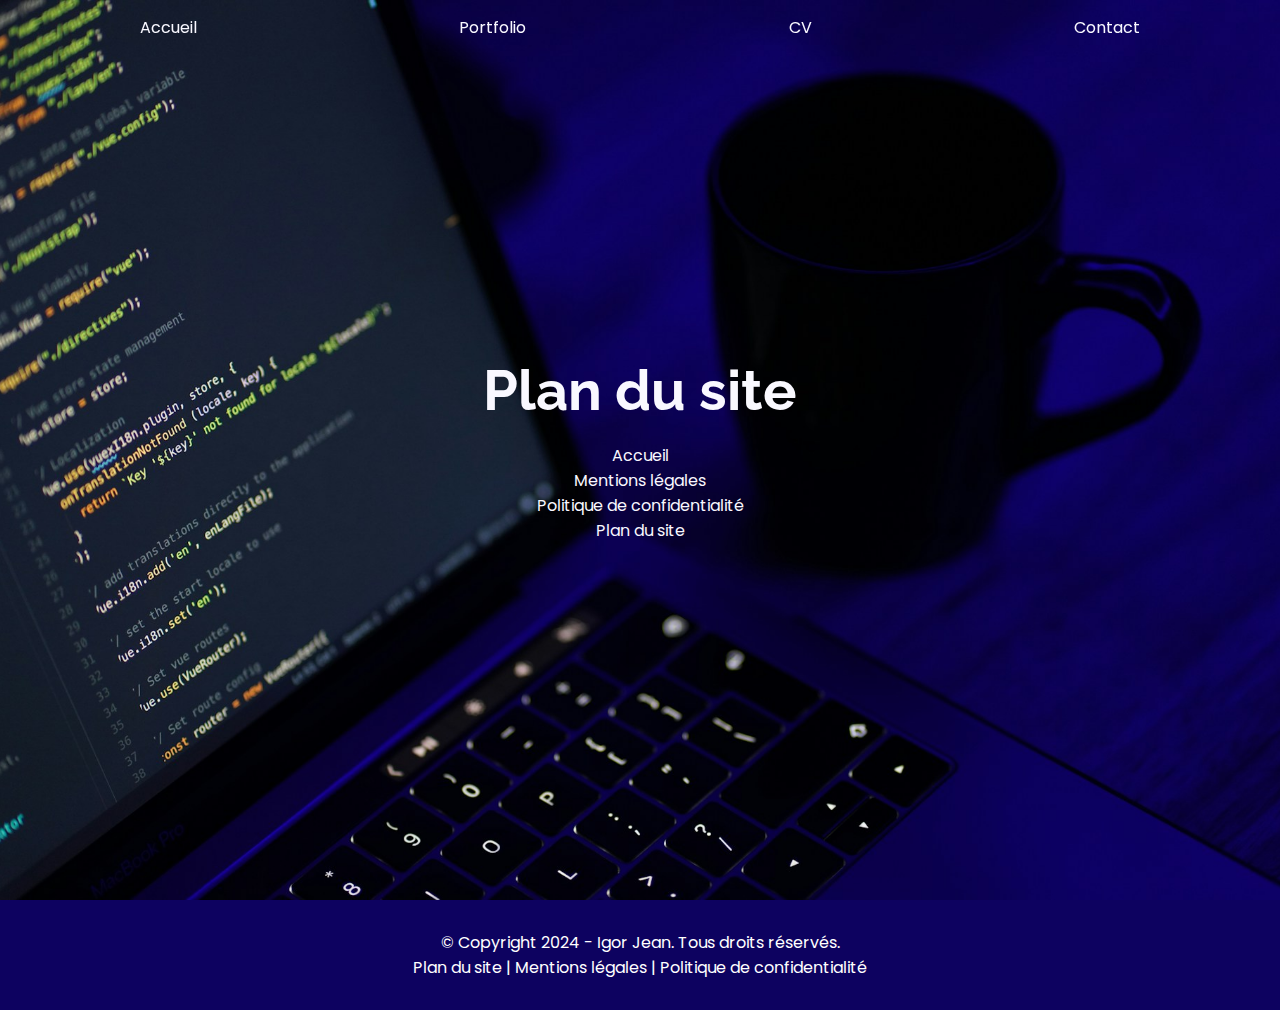
<file: plan.html>
<!DOCTYPE html>
<html lang="fr">
	<head>
		<meta charset="UTF-8" />
		<meta name="viewport" content="width=device-width, initial-scale=1.0" />
		<link rel="preconnect" href="https://fonts.googleapis.com" />
		<link rel="preconnect" href="https://fonts.gstatic.com" crossorigin />
		<link href="https://fonts.googleapis.com/css2?family=Raleway:ital,wght@0,100..900;1,100..900&display=swap" rel="stylesheet" />
		<link rel="preconnect" href="https://fonts.googleapis.com" />
		<link rel="preconnect" href="https://fonts.gstatic.com" crossorigin />
		<link
			href="https://fonts.googleapis.com/css2?family=Poppins:ital,wght@0,100;0,200;0,300;0,400;0,500;0,600;0,700;0,800;0,900;1,100;1,200;1,300;1,400;1,500;1,600;1,700;1,800;1,900&display=swap"
			rel="stylesheet"
		/>
		<link
			rel="stylesheet"
			href="https://cdnjs.cloudflare.com/ajax/libs/font-awesome/6.6.0/css/all.min.css"
			integrity="sha512-Kc323vGBEqzTmouAECnVceyQqyqdsSiqLQISBL29aUW4U/M7pSPA/gEUZQqv1cwx4OnYxTxve5UMg5GT6L4JJg=="
			crossorigin="anonymous"
			referrerpolicy="no-referrer"
		/>
		<link rel="stylesheet" href="styles\style.css" />
		<title>Portfolio d'Igor Jean | Plan du site</title>
	</head>

	<body>
		<header id="top">
			<nav>
				<div class="container">
					<ul>
						<li><a href="https://www.igor-jean.com/">Accueil</a></li>
						<li>
							<a href="https://igor-jean.com#portfolio">Portfolio</a>
						</li>
						<li><a href="https://igor-jean.com#cv">CV</a></li>
						<li><a href="https://igor-jean.com#contact">Contact</a></li>
					</ul>
				</div>
			</nav>
			<div class="center">
				<h2>Plan du site</h2>
				<ul>
					<li>
						<a href="https://igor-jean.com">Accueil</a>
					</li>
					<li>
						<a href="/mentions-legales">Mentions légales</a>
					</li>
					<li>
						<a href="/politique-confidentialite">Politique de confidentialité</a>
					</li>
					<li>
						<a href="/plan">Plan du site</a>
					</li>
				</ul>
			</div>
		</header>
		<footer>
			<section class="footer-bottom">
				<p>
					© Copyright 2024 -
					<a href="mailto:igorjean79@gmail.com">Igor Jean.</a> Tous droits réservés.
				</p>
				<p>
					<a href="/plan">Plan du site</a> | <a href="/mentions-legales">Mentions légales</a> |
					<a href="/politique-confidentialite">Politique de confidentialité</a>
				</p>
			</section>
		</footer>
		<script src="index.js"></script>
	</body>
</html>
</file>
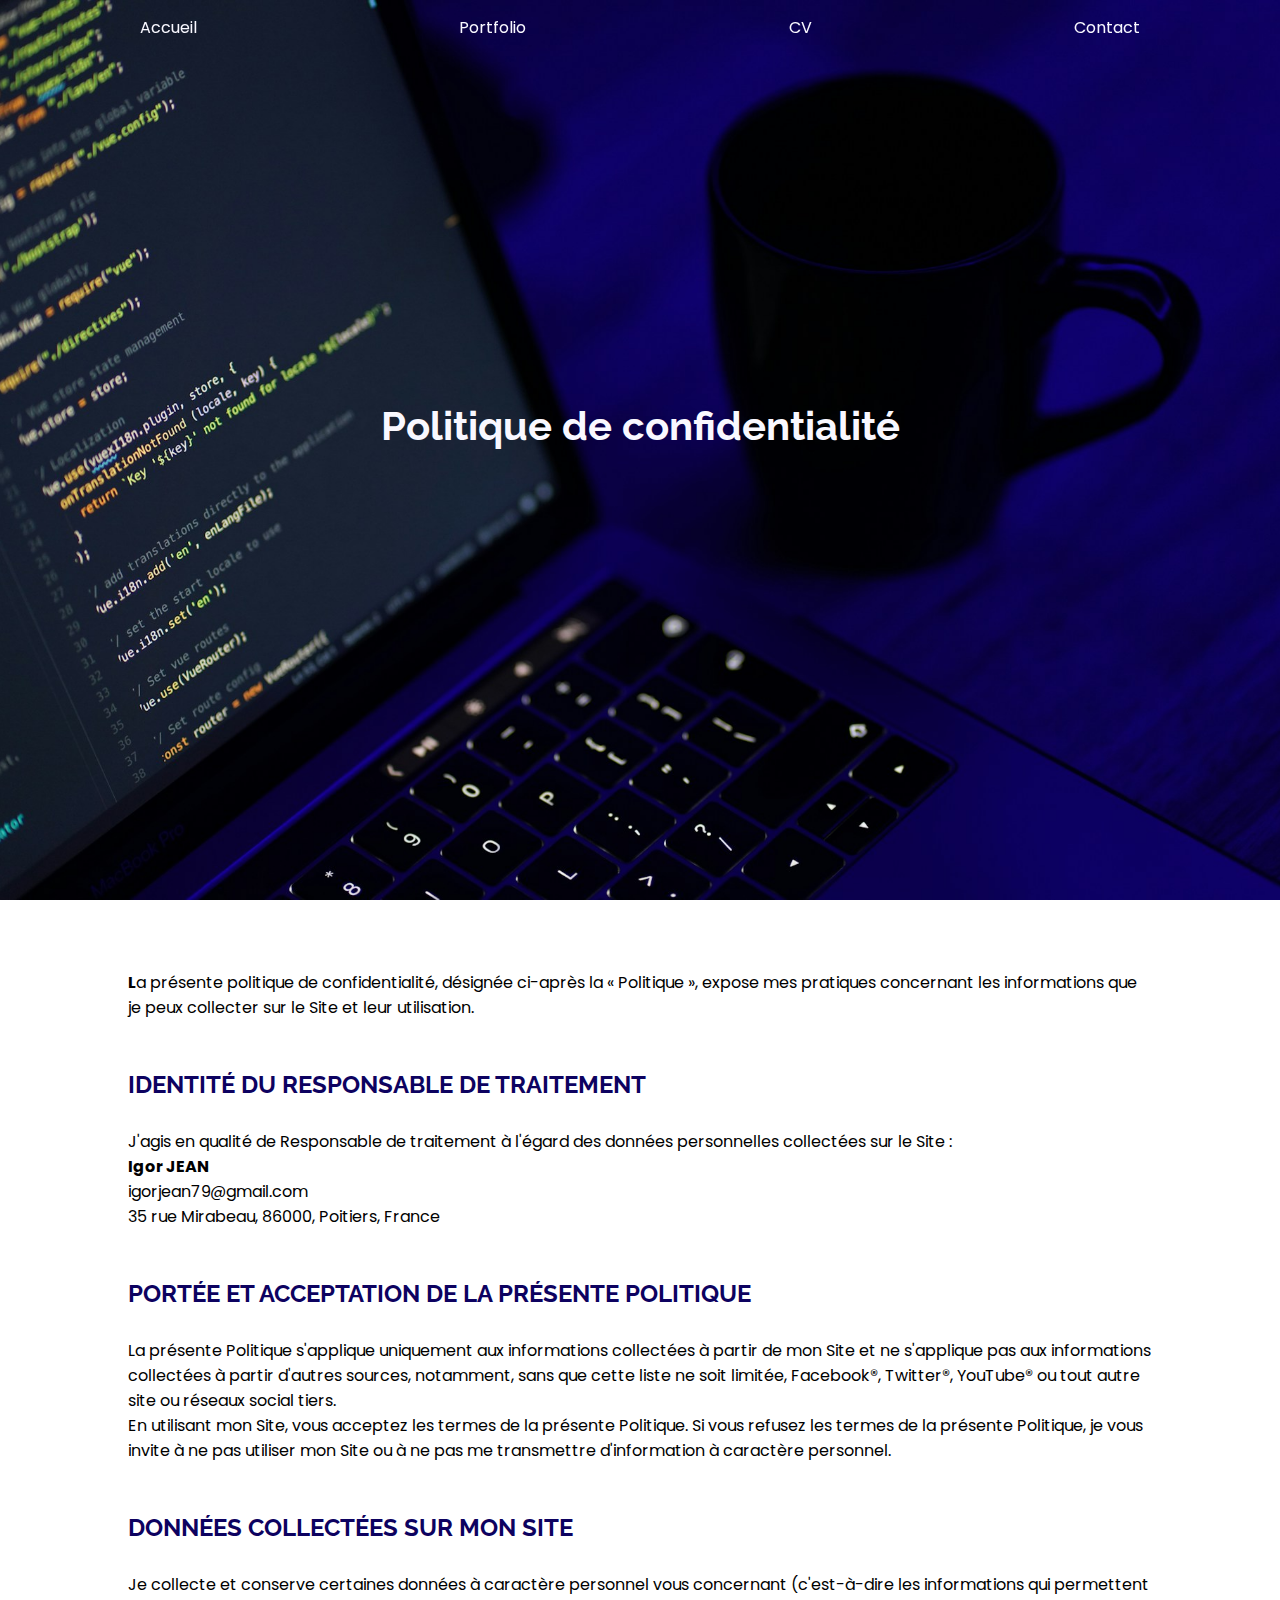
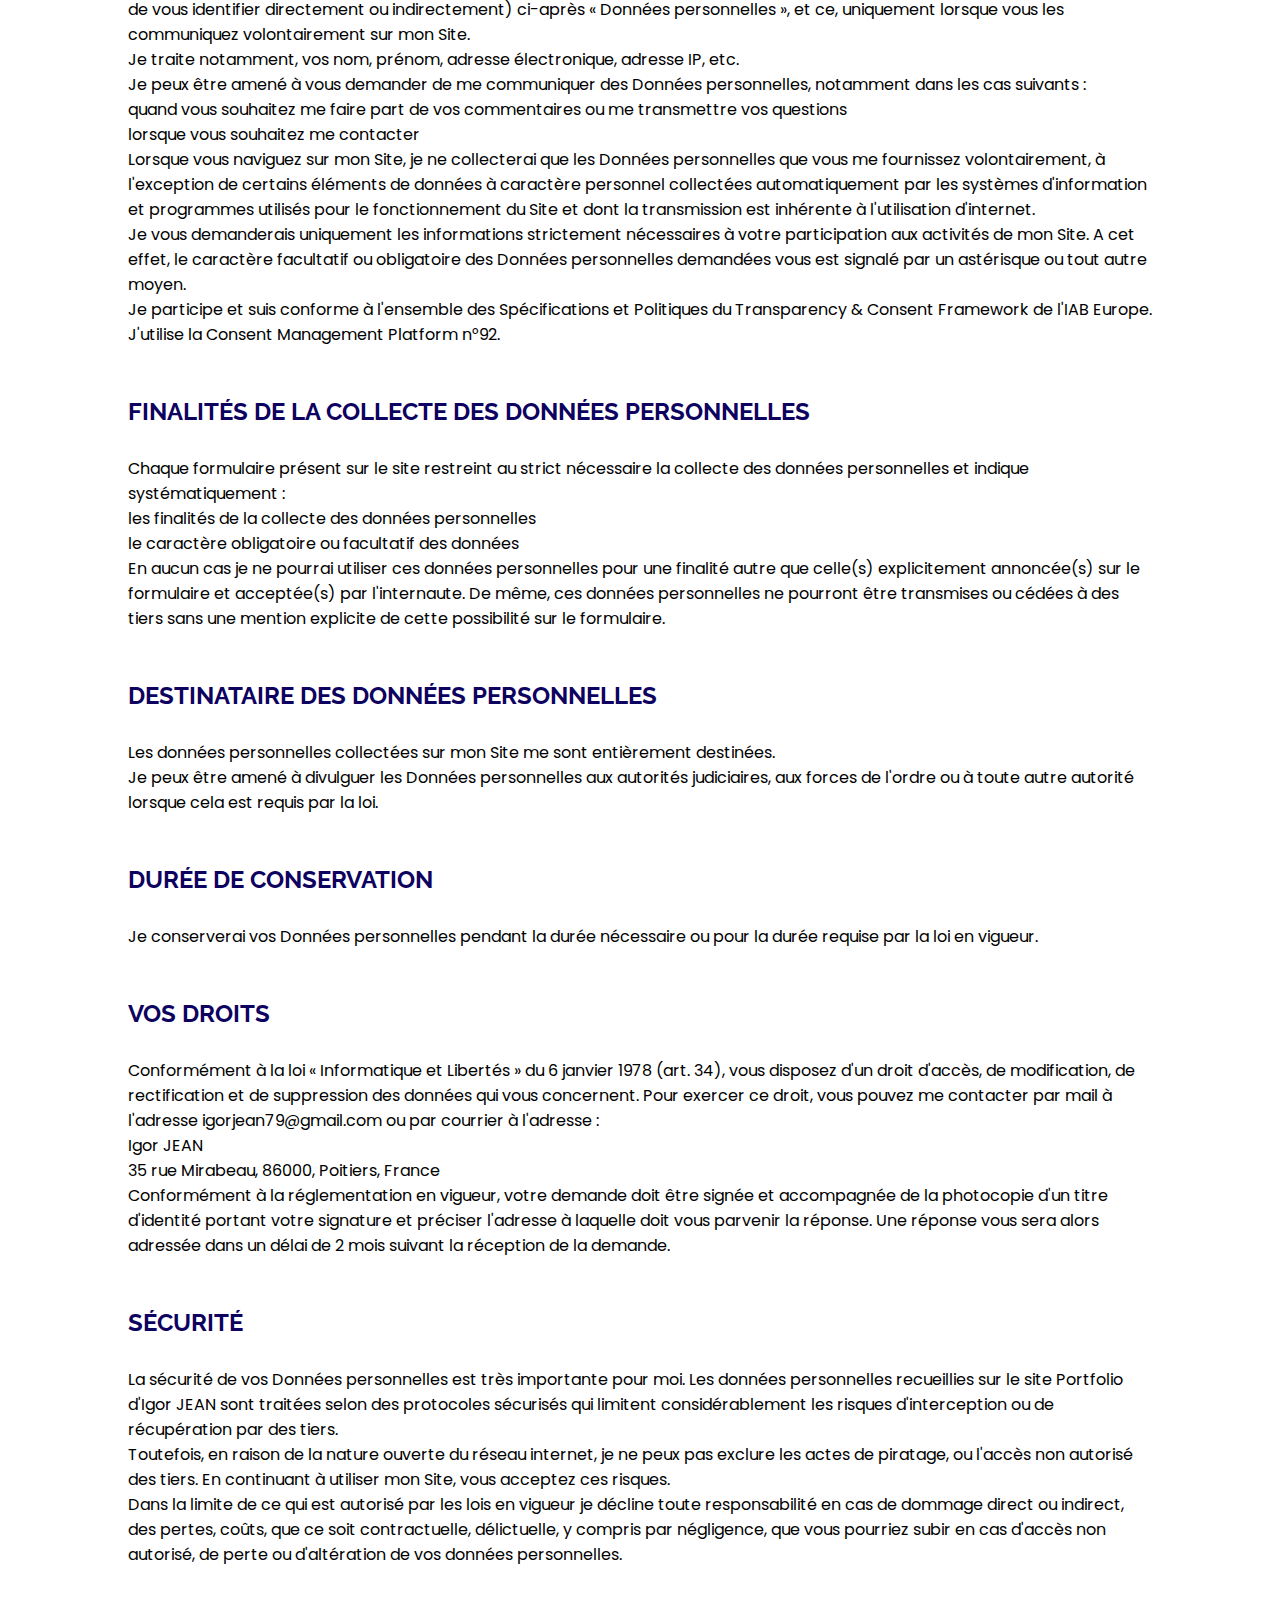
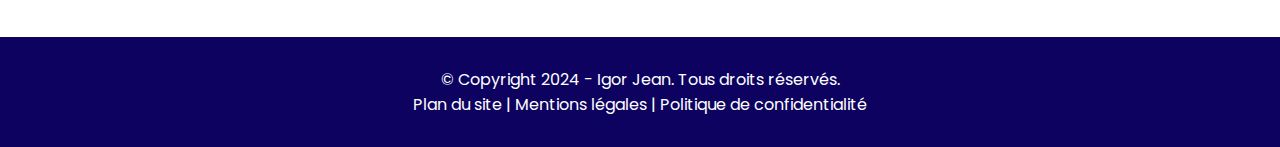
<file: politique-confidentialite.html>
<!DOCTYPE html>
<html lang="fr">
	<head>
		<meta charset="UTF-8" />
		<meta name="viewport" content="width=device-width, initial-scale=1.0" />
		<link rel="preconnect" href="https://fonts.googleapis.com" />
		<link rel="preconnect" href="https://fonts.gstatic.com" crossorigin />
		<link href="https://fonts.googleapis.com/css2?family=Raleway:ital,wght@0,100..900;1,100..900&display=swap" rel="stylesheet" />
		<link rel="preconnect" href="https://fonts.googleapis.com" />
		<link rel="preconnect" href="https://fonts.gstatic.com" crossorigin />
		<link
			href="https://fonts.googleapis.com/css2?family=Poppins:ital,wght@0,100;0,200;0,300;0,400;0,500;0,600;0,700;0,800;0,900;1,100;1,200;1,300;1,400;1,500;1,600;1,700;1,800;1,900&display=swap"
			rel="stylesheet"
		/>
		<link
			rel="stylesheet"
			href="https://cdnjs.cloudflare.com/ajax/libs/font-awesome/6.6.0/css/all.min.css"
			integrity="sha512-Kc323vGBEqzTmouAECnVceyQqyqdsSiqLQISBL29aUW4U/M7pSPA/gEUZQqv1cwx4OnYxTxve5UMg5GT6L4JJg=="
			crossorigin="anonymous"
			referrerpolicy="no-referrer"
		/>
		<link rel="stylesheet" href="styles\style.css" />
		<title>Portfolio d'Igor Jean | Politique de confidentialité</title>
	</head>

	<body>
		<header id="top">
			<nav>
				<div class="container">
					<ul>
						<li><a href="https://igor-jean.com">Accueil</a></li>
						<li>
							<a href="https://igor-jean.com#portfolio">Portfolio</a>
						</li>
						<li><a href="https://igor-jean.com#cv">CV</a></li>
						<li><a href="https://igor-jean.com#contact">Contact</a></li>
					</ul>
				</div>
			</nav>
			<div class="center">
				<h3>Politique de confidentialité</h3>
			</div>
		</header>
		<main>
			<div class="container droits">
				<p>
					<b>L</b>a présente politique de confidentialité, désignée ci-après la « Politique », expose mes pratiques concernant les
					informations que je peux collecter sur le Site et leur utilisation.
				</p>

				<h2>IDENTITÉ DU RESPONSABLE DE TRAITEMENT</h2>
				<p>J'agis en qualité de Responsable de traitement à l'égard des données personnelles collectées sur le Site :</p>
				<p>
					<strong>Igor JEAN</strong><br />
					<a href="mailto:igorjean79@gmail.com">igorjean79@gmail.com</a><br />
					35 rue Mirabeau, 86000, Poitiers, France
				</p>

				<h2>PORTÉE ET ACCEPTATION DE LA PRÉSENTE POLITIQUE</h2>
				<p>
					La présente Politique s'applique uniquement aux informations collectées à partir de mon Site et ne s'applique pas aux informations
					collectées à partir d'autres sources, notamment, sans que cette liste ne soit limitée, Facebook®, Twitter®, YouTube® ou tout autre
					site ou réseaux social tiers.
				</p>
				<p>
					En utilisant mon Site, vous acceptez les termes de la présente Politique. Si vous refusez les termes de la présente Politique, je
					vous invite à ne pas utiliser mon Site ou à ne pas me transmettre d'information à caractère personnel.
				</p>

				<h2>DONNÉES COLLECTÉES SUR MON SITE</h2>
				<p>
					Je collecte et conserve certaines données à caractère personnel vous concernant (c'est-à-dire les informations qui permettent de
					vous identifier directement ou indirectement) ci-après « Données personnelles », et ce, uniquement lorsque vous les communiquez
					volontairement sur mon Site.
				</p>
				<p>Je traite notamment, vos nom, prénom, adresse électronique, adresse IP, etc.</p>
				<p>Je peux être amené à vous demander de me communiquer des Données personnelles, notamment dans les cas suivants :</p>
				<ul>
					<li>quand vous souhaitez me faire part de vos commentaires ou me transmettre vos questions</li>
					<li>lorsque vous souhaitez me contacter</li>
				</ul>
				<p>
					Lorsque vous naviguez sur mon Site, je ne collecterai que les Données personnelles que vous me fournissez volontairement, à
					l'exception de certains éléments de données à caractère personnel collectées automatiquement par les systèmes d'information et
					programmes utilisés pour le fonctionnement du Site et dont la transmission est inhérente à l'utilisation d'internet.
				</p>
				<p>
					Je vous demanderais uniquement les informations strictement nécessaires à votre participation aux activités de mon Site. A cet
					effet, le caractère facultatif ou obligatoire des Données personnelles demandées vous est signalé par un astérisque ou tout autre
					moyen.
				</p>
				<p>
					Je participe et suis conforme à l'ensemble des Spécifications et Politiques du Transparency & Consent Framework de l'IAB Europe.
					J'utilise la Consent Management Platform n°92.
				</p>

				<h2>FINALITÉS DE LA COLLECTE DES DONNÉES PERSONNELLES</h2>
				<p>
					Chaque formulaire présent sur le site restreint au strict nécessaire la collecte des données personnelles et indique
					systématiquement :
				</p>
				<ul>
					<li>les finalités de la collecte des données personnelles</li>
					<li>le caractère obligatoire ou facultatif des données</li>
				</ul>
				<p>
					En aucun cas je ne pourrai utiliser ces données personnelles pour une finalité autre que celle(s) explicitement annoncée(s) sur le
					formulaire et acceptée(s) par l'internaute. De même, ces données personnelles ne pourront être transmises ou cédées à des tiers
					sans une mention explicite de cette possibilité sur le formulaire.
				</p>

				<h2>DESTINATAIRE DES DONNÉES PERSONNELLES</h2>
				<p>Les données personnelles collectées sur mon Site me sont entièrement destinées.</p>
				<p>
					Je peux être amené à divulguer les Données personnelles aux autorités judiciaires, aux forces de l'ordre ou à toute autre autorité
					lorsque cela est requis par la loi.
				</p>

				<h2>DURÉE DE CONSERVATION</h2>
				<p>Je conserverai vos Données personnelles pendant la durée nécessaire ou pour la durée requise par la loi en vigueur.</p>

				<h2>VOS DROITS</h2>
				<p>
					Conformément à la loi « Informatique et Libertés » du 6 janvier 1978 (art. 34), vous disposez d'un droit d'accès, de modification,
					de rectification et de suppression des données qui vous concernent. Pour exercer ce droit, vous pouvez me contacter par mail à
					l'adresse
					<a href="mailto:igorjean79@gmail.com">igorjean79@gmail.com</a> ou par courrier à l'adresse :
				</p>
				<p>
					Igor JEAN<br />
					35 rue Mirabeau, 86000, Poitiers, France
				</p>
				<p>
					Conformément à la réglementation en vigueur, votre demande doit être signée et accompagnée de la photocopie d'un titre d'identité
					portant votre signature et préciser l'adresse à laquelle doit vous parvenir la réponse. Une réponse vous sera alors adressée dans
					un délai de 2 mois suivant la réception de la demande.
				</p>

				<h2>SÉCURITÉ</h2>
				<p>
					La sécurité de vos Données personnelles est très importante pour moi. Les données personnelles recueillies sur le site
					<a href="https://www.igor-jean.com/">Portfolio d'Igor JEAN</a> sont traitées selon des protocoles sécurisés qui limitent
					considérablement les risques d'interception ou de récupération par des tiers.
				</p>
				<p>
					Toutefois, en raison de la nature ouverte du réseau internet, je ne peux pas exclure les actes de piratage, ou l'accès non
					autorisé des tiers. En continuant à utiliser mon Site, vous acceptez ces risques.
				</p>
				<p>
					Dans la limite de ce qui est autorisé par les lois en vigueur je décline toute responsabilité en cas de dommage direct ou
					indirect, des pertes, coûts, que ce soit contractuelle, délictuelle, y compris par négligence, que vous pourriez subir en cas
					d'accès non autorisé, de perte ou d'altération de vos données personnelles.
				</p>
			</div>
		</main>
		<footer>
			<section class="footer-bottom">
				<p>
					© Copyright 2024 -
					<a href="mailto:igorjean79@gmail.com">Igor Jean.</a> Tous droits réservés.
				</p>
				<p>
					<a href="/plan">Plan du site</a> | <a href="/mentions-legales">Mentions légales</a> |
					<a href="/politique-confidentialite">Politique de confidentialité</a>
				</p>
			</section>
		</footer>
		<script src="index.js"></script>
	</body>
</html>
</file>
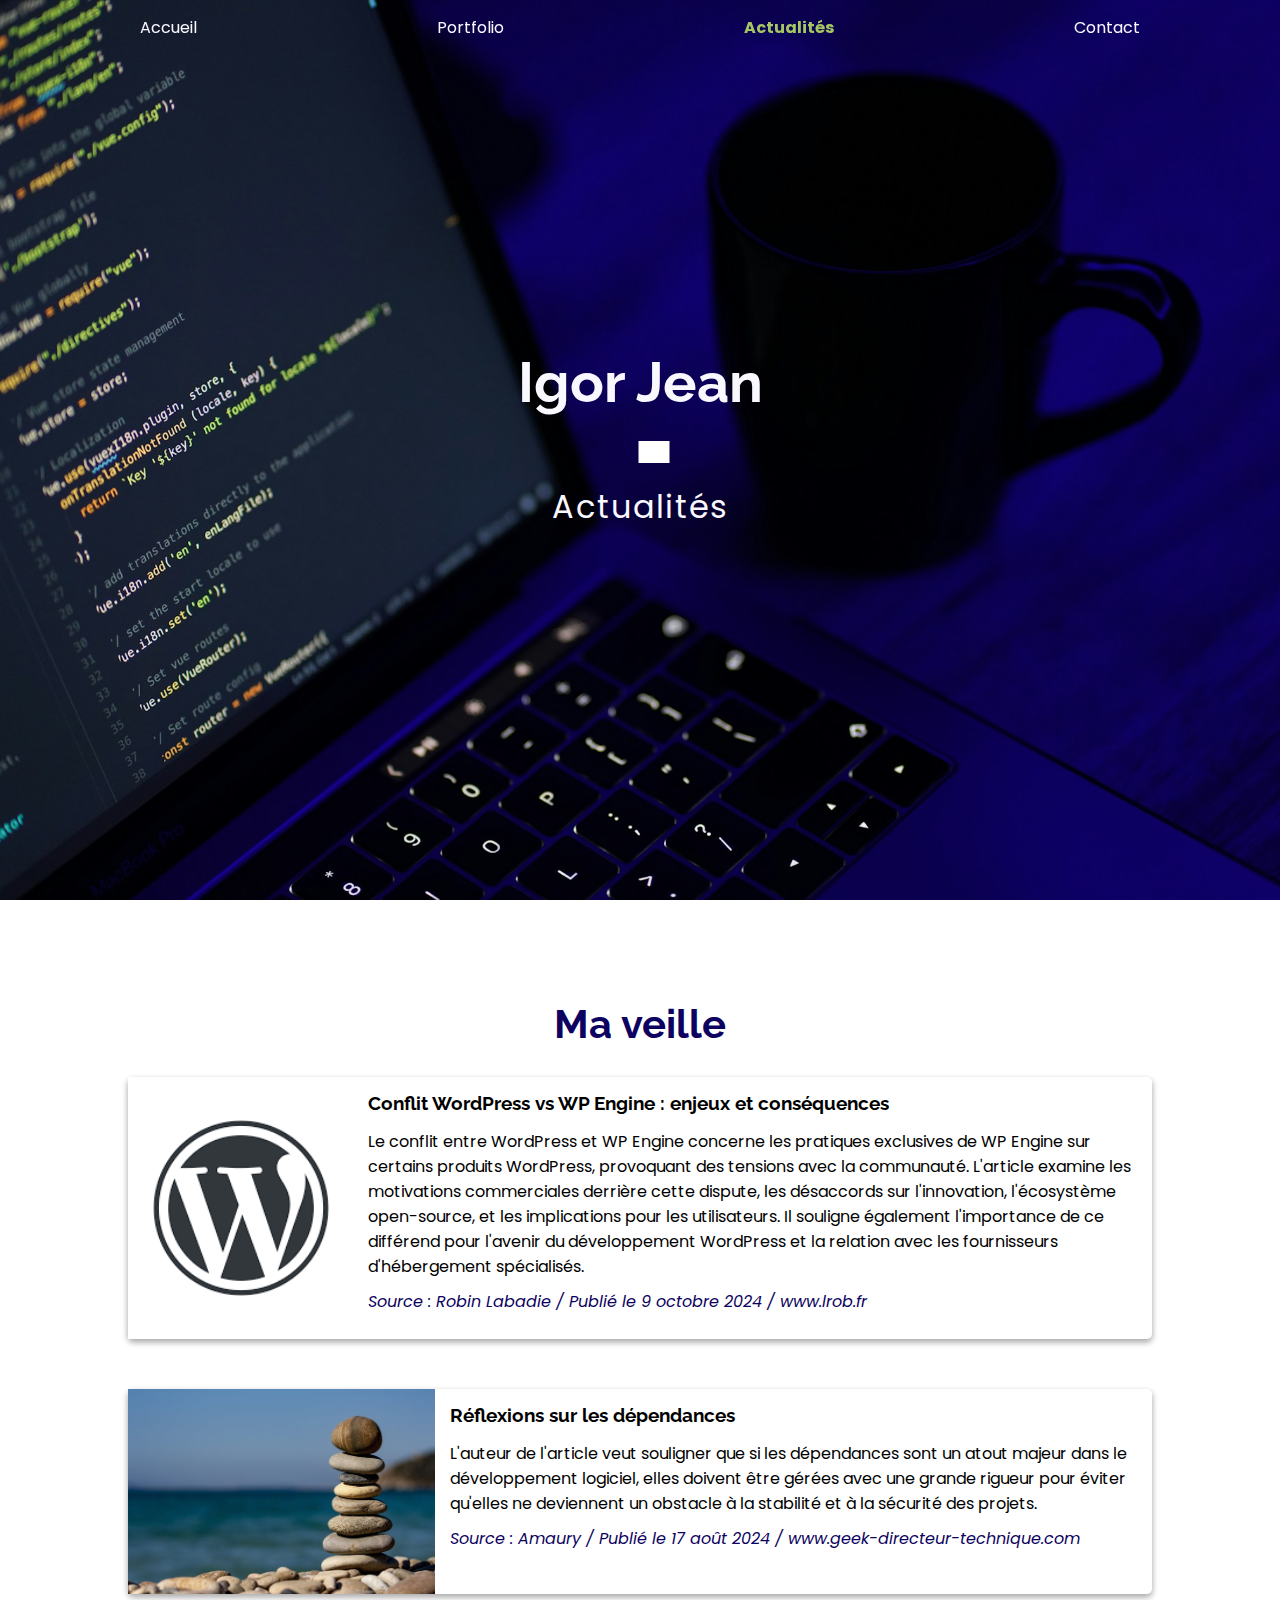
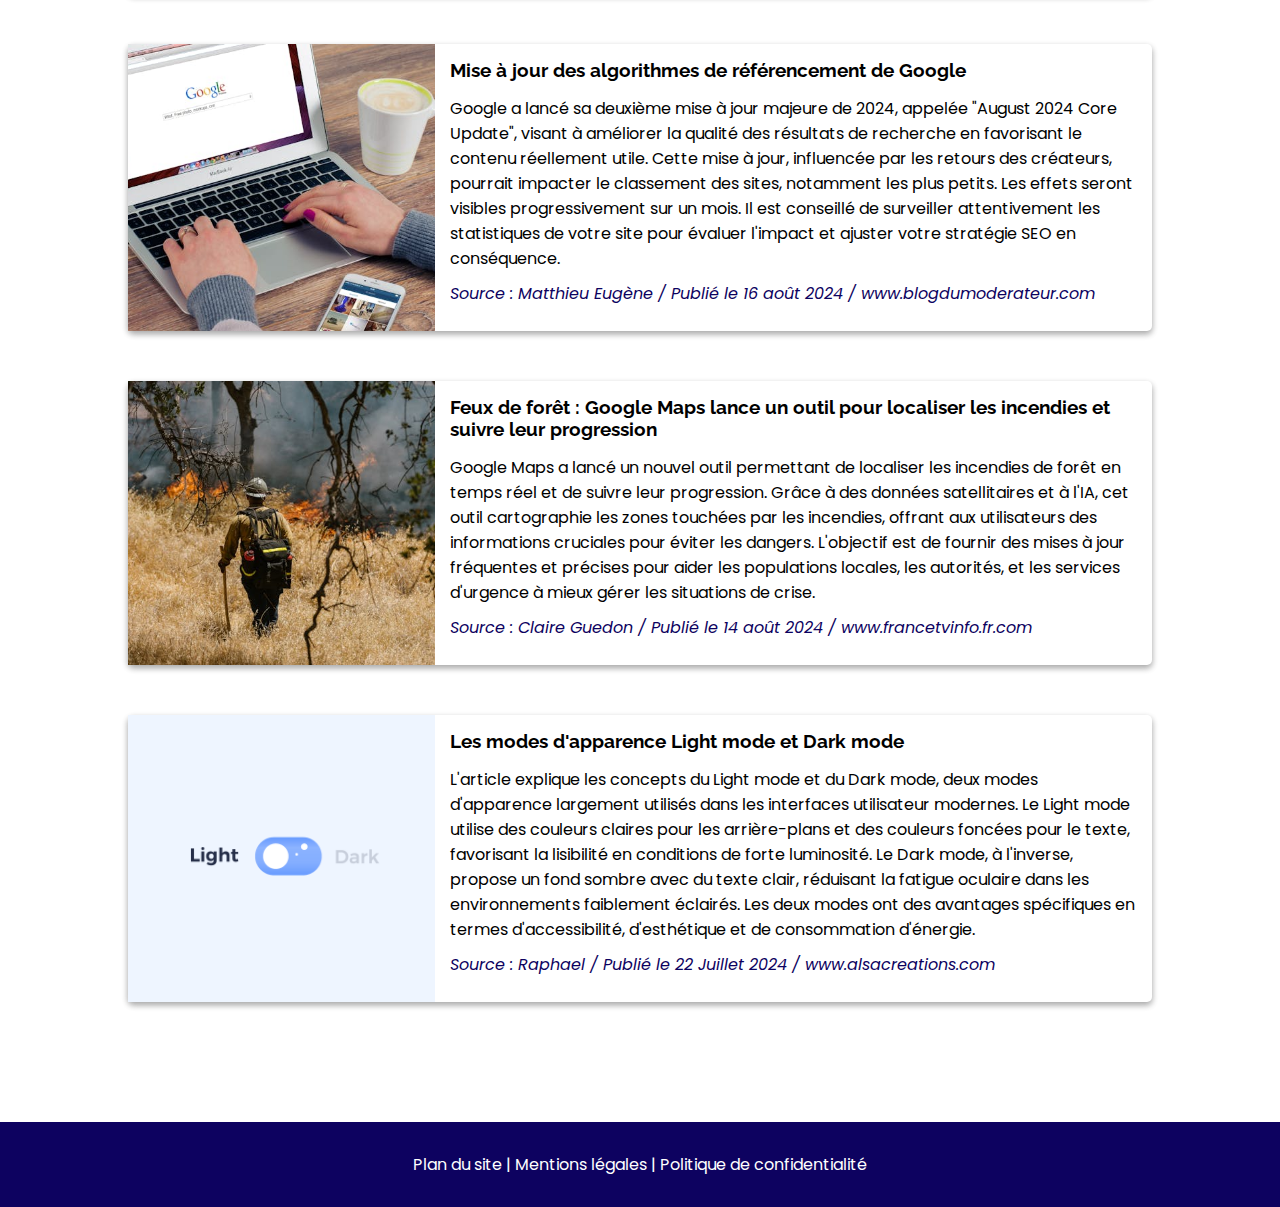
<file: pages/actus.html>
<!DOCTYPE html>
<html lang="fr">
	<head>
		<meta charset="UTF-8" />
		<meta name="viewport" content="width=device-width, initial-scale=1.0" />
		<link href="https://fonts.googleapis.com/css2?family=Raleway:ital,wght@0,100..900;1,100..900&display=swap" rel="stylesheet" />
		<link rel="preconnect" href="https://fonts.googleapis.com" />
		<link rel="preconnect" href="https://fonts.gstatic.com" crossorigin />
		<link
			href="https://fonts.googleapis.com/css2?family=Poppins:ital,wght@0,100;0,200;0,300;0,400;0,500;0,600;0,700;0,800;0,900;1,100;1,200;1,300;1,400;1,500;1,600;1,700;1,800;1,900&display=swap"
			rel="stylesheet"
		/>
		<link
			rel="stylesheet"
			href="https://cdnjs.cloudflare.com/ajax/libs/font-awesome/6.6.0/css/all.min.css"
			integrity="sha512-Kc323vGBEqzTmouAECnVceyQqyqdsSiqLQISBL29aUW4U/M7pSPA/gEUZQqv1cwx4OnYxTxve5UMg5GT6L4JJg=="
			crossorigin="anonymous"
			referrerpolicy="no-referrer"
		/>
		<link rel="stylesheet" href="../styles/style.css" />
		<meta
			name="description"
			content="Portfolio d'Igor Jean, développeur web junior | HTML, CSS, PHP, JavaScript, Symfony et Bootstrap. Découvrez mes projets et compétences en développement web."
		/>

		<title>Portfolio d'Igor Jean | Développeur web junior</title>
	</head>

	<body>
		<header id="top">
			<nav>
				<div class="container">
					<ul>
						<li><a href="/accueil">Accueil</a></li>
						<li><a href="/portfolio">Portfolio</a></li>
						<li><a href="/actus" class="page-active">Actualités</a></li>
						<li><a href="/contactez-moi">Contact</a></li>
					</ul>
				</div>
			</nav>
			<div class="center">
				<h2>Igor Jean</h2>
				<div class="reseaux">
					<a href="https://www.linkedin.com/in/igor-jean-74b28a262/" target="_blank">
						<i class="fa-brands fa-linkedin"></i>
					</a>
					&nbsp;
					<a href="https://github.com/igor-jean" target="_blank">
						<i class="fa-brands fa-square-github"></i>
					</a>
				</div>
				<p>Actualités</p>
			</div>
		</header>
		<main>
			<div class="container">
				<section class="actus">
					<h2>Ma veille</h2>
					<article>
						<a
							href="https://www.lrob.fr/blog/internet/wordpress/conflit-wordpress-vs-wp-engine-analyse-drama/?utm_source=substack&utm_medium=email"
							target="_blank"
							class="lien-article"
						>
							<img src="../img/wp.png" alt="Photo de pierres" />
							<div class="text-content">
								<h3>Conflit WordPress vs WP Engine : enjeux et conséquences</h3>
								<p>
									Le conflit entre WordPress et WP Engine concerne les pratiques exclusives de WP Engine sur certains produits
									WordPress, provoquant des tensions avec la communauté. L'article examine les motivations commerciales derrière
									cette dispute, les désaccords sur l'innovation, l'écosystème open-source, et les implications pour les
									utilisateurs. Il souligne également l'importance de ce différend pour l'avenir du développement WordPress et la
									relation avec les fournisseurs d'hébergement spécialisés.
								</p>
								<p>Source : Robin Labadie / Publié le 9 octobre 2024 / www.lrob.fr</p>
							</div>
						</a>
					</article>
					<article>
						<a
							href="https://www.geek-directeur-technique.com/2024/08/17/reflexions-sur-les-dependances"
							target="_blank"
							class="lien-article"
						>
							<img src="../img/equilibre.jpg" alt="Photo de pierres" />
							<div class="text-content">
								<h3>Réflexions sur les dépendances</h3>
								<p>
									L'auteur de l'article veut souligner que si les dépendances sont un atout majeur dans le développement logiciel,
									elles doivent être gérées avec une grande rigueur pour éviter qu'elles ne deviennent un obstacle à la stabilité et
									à la sécurité des projets.
								</p>
								<p>Source : Amaury / Publié le 17 août 2024 / www.geek-directeur-technique.com</p>
							</div>
						</a>
					</article>
					<article>
						<a href="https://www.blogdumoderateur.com/seo-google-august-2024-core-update/" target="_blank" class="lien-article">
							<img src="../img/pc-google.jpg" alt="Photo d'un pc portable qui affiche Google" />
							<div class="text-content">
								<h3>Mise à jour des algorithmes de référencement de Google</h3>
								<p>
									Google a lancé sa deuxième mise à jour majeure de 2024, appelée "August 2024 Core Update", visant à améliorer la
									qualité des résultats de recherche en favorisant le contenu réellement utile. Cette mise à jour, influencée par
									les retours des créateurs, pourrait impacter le classement des sites, notamment les plus petits. Les effets seront
									visibles progressivement sur un mois. Il est conseillé de surveiller attentivement les statistiques de votre site
									pour évaluer l'impact et ajuster votre stratégie SEO en conséquence.
								</p>
								<p>Source : Matthieu Eugène / Publié le 16 août 2024 / www.blogdumoderateur.com</p>
							</div>
						</a>
					</article>
					<article>
						<a
							href="https://www.francetvinfo.fr/faits-divers/incendie/feux-de-foret-google-maps-lance-un-outil-pour-localiser-les-incendies-et-suivre-leur-progression_6724875.html#xtor=RSS-3-[general]"
							target="_blank"
							class="lien-article"
						>
							<img src="../img/incendie.jpg" alt="Photo d'un incendie" />
							<div class="text-content">
								<h3>Feux de forêt : Google Maps lance un outil pour localiser les incendies et suivre leur progression</h3>
								<p>
									Google Maps a lancé un nouvel outil permettant de localiser les incendies de forêt en temps réel et de suivre leur
									progression. Grâce à des données satellitaires et à l'IA, cet outil cartographie les zones touchées par les
									incendies, offrant aux utilisateurs des informations cruciales pour éviter les dangers. L'objectif est de fournir
									des mises à jour fréquentes et précises pour aider les populations locales, les autorités, et les services
									d'urgence à mieux gérer les situations de crise.
								</p>
								<p>Source : Claire Guedon / Publié le 14 août 2024 / www.francetvinfo.fr.com</p>
							</div>
						</a>
					</article>
					<article>
						<a
							href="https://www.alsacreations.com/article/lire/1927-Les-modes-d-apparence-Light-mode-et-Dark-mode.html"
							class="lien-article"
						>
							<img src="../img/switch-light-dark-mode.gif" alt="gif d'un logo light/dark mode" />
							<div class="text-content">
								<h3>Les modes d'apparence Light mode et Dark mode</h3>
								<p>
									L'article explique les concepts du Light mode et du Dark mode, deux modes d'apparence largement utilisés dans les
									interfaces utilisateur modernes. Le Light mode utilise des couleurs claires pour les arrière-plans et des couleurs
									foncées pour le texte, favorisant la lisibilité en conditions de forte luminosité. Le Dark mode, à l'inverse,
									propose un fond sombre avec du texte clair, réduisant la fatigue oculaire dans les environnements faiblement
									éclairés. Les deux modes ont des avantages spécifiques en termes d'accessibilité, d'esthétique et de consommation
									d'énergie.
								</p>
								<p>Source : Raphael / Publié le 22 Juillet 2024 / www.alsacreations.com</p>
							</div>
						</a>
					</article>
				</section>
			</div>
		</main>
		<footer>
			<section class="footer-bottom">
				<p>
					<a href="/plan">Plan du site</a> |
					<a href="/mentions-legales">Mentions légales</a>
					|
					<a href="/politique-confidentialite"> Politique de confidentialité </a>
				</p>
			</section>
		</footer>
		<script src="../index.js"></script>
	</body>
</html>
</file>
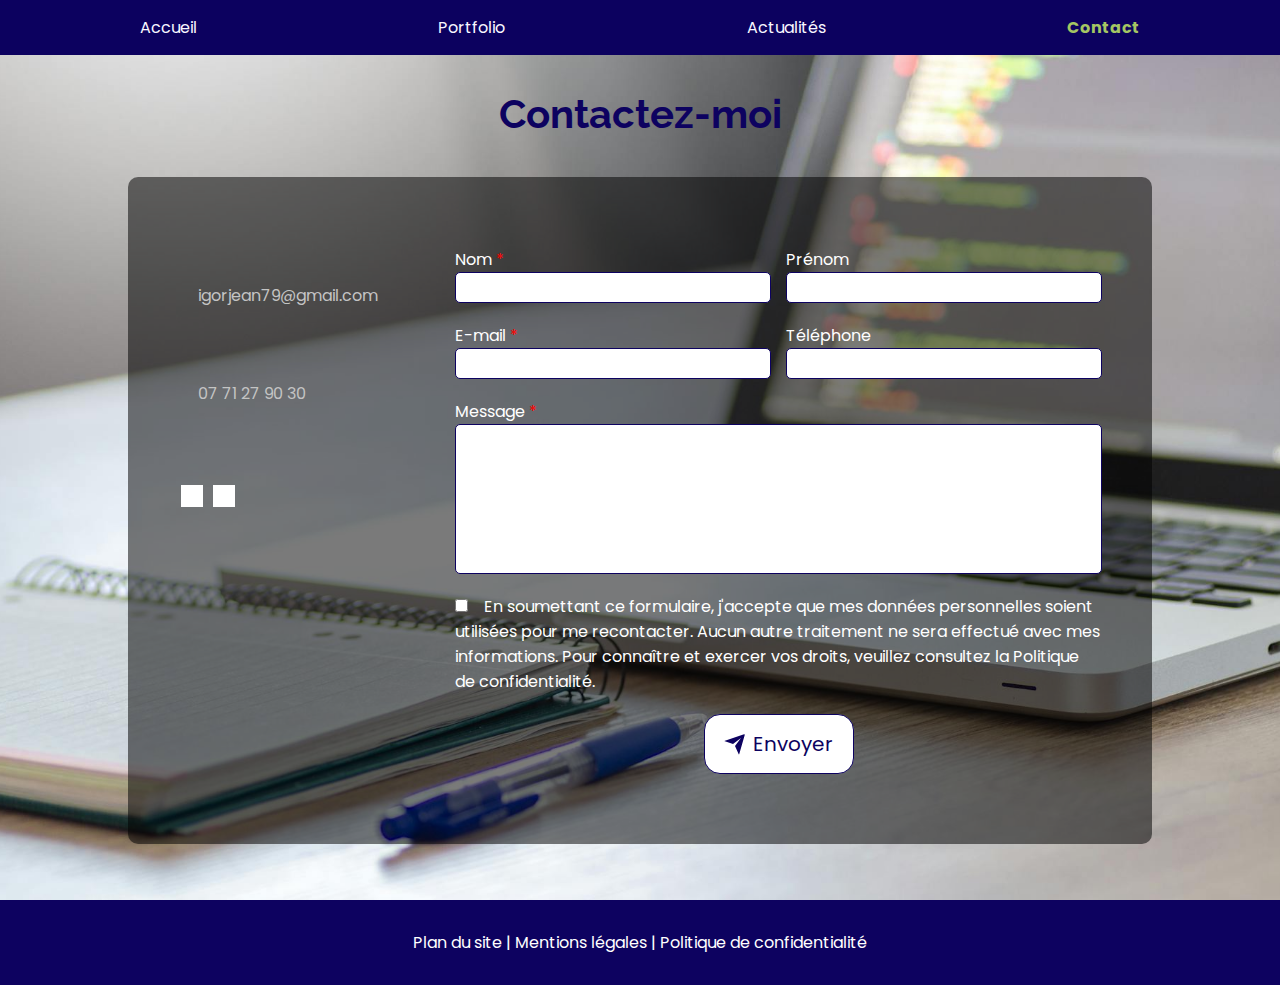
<file: pages/contact.html>
<!DOCTYPE html>
<html lang="fr">
	<head>
		<meta charset="UTF-8" />
		<meta name="viewport" content="width=device-width, initial-scale=1.0" />
		<link href="https://fonts.googleapis.com/css2?family=Raleway:ital,wght@0,100..900;1,100..900&display=swap" rel="stylesheet" />
		<link rel="preconnect" href="https://fonts.googleapis.com" />
		<link rel="preconnect" href="https://fonts.gstatic.com" crossorigin />
		<link
			href="https://fonts.googleapis.com/css2?family=Poppins:ital,wght@0,100;0,200;0,300;0,400;0,500;0,600;0,700;0,800;0,900;1,100;1,200;1,300;1,400;1,500;1,600;1,700;1,800;1,900&display=swap"
			rel="stylesheet"
		/>
		<link
			rel="stylesheet"
			href="https://cdnjs.cloudflare.com/ajax/libs/font-awesome/6.6.0/css/all.min.css"
			integrity="sha512-Kc323vGBEqzTmouAECnVceyQqyqdsSiqLQISBL29aUW4U/M7pSPA/gEUZQqv1cwx4OnYxTxve5UMg5GT6L4JJg=="
			crossorigin="anonymous"
			referrerpolicy="no-referrer"
		/>
		<link rel="stylesheet" href="../styles/style.css" />
		<meta
			name="description"
			content="Portfolio d'Igor Jean, développeur web junior | HTML, CSS, PHP, JavaScript, Symfony et Bootstrap. Découvrez mes projets et compétences en développement web."
		/>

		<title>Portfolio d'Igor Jean | Contactez-moi</title>
	</head>

	<body class="contact-template">
		<header id="top">
			<nav class="nav-background">
				<div class="container">
					<ul>
						<li><a href="/index">Accueil</a></li>
						<li><a href="/portfolio">Portfolio</a></li>
						<li><a href="/actus">Actualités</a></li>
						<li><a href="#" class="page-active">Contact</a></li>
					</ul>
				</div>
			</nav>
			<section class="contact">
				<h2>Contactez-moi</h2>
				<div class="container">
					<div class="column-30-70">
						<p class="msg-error-fixed">Veuillez renseigner les champs requis</p>
						<div class="left-part">
							<p>
								<i class="fa-regular fa-paper-plane"></i>&emsp;
								<a href="mailto:igorjean79@gmail.com"> igorjean79@gmail.com </a>
							</p>
							<p>
								<i class="fa-solid fa-phone"></i>&emsp;
								<a href="tel:0771279030">07 71 27 90 30</a>
							</p>
							<div>
								<a href="https://www.linkedin.com/in/igor-jean-74b28a262/">
									<i class="fa-brands fa-linkedin"></i>
								</a>
								&emsp;
								<a href="https://github.com/igor-jean">
									<i class="fa-brands fa-square-github"></i>
								</a>
							</div>
						</div>
						<form action="contact.php" method="get" id="contact-form">
							<div id="contact"></div>
							<div class="flex">
								<div class="flex-column">
									<label for="nom">Nom <span class="red">*</span></label>
									<input type="text" id="nom" name="nom" />
								</div>
								<div class="flex-column">
									<label for="prenom">Prénom</label>
									<input type="text" id="prenom" name="prenom" />
								</div>
							</div>
							<div class="flex">
								<div class="flex-column">
									<label for="email">E-mail <span class="red">*</span></label>
									<input type="email" id="email" name="email" />
								</div>
								<div class="flex-column">
									<label for="telephone">Téléphone</label>
									<input type="number" id="telephone" name="telephone" />
								</div>
							</div>
							<div class="flex-column">
								<label for="message"> Message <span class="red">*</span> </label>
								<textarea id="message" name="message"></textarea>
							</div>
							<div class="flex-column">
								<label for="chk">
									<input type="checkbox" id="chk" name="chk" />&emsp;En soumettant ce formulaire, j'accepte que mes données
									personnelles soient utilisées pour me recontacter. Aucun autre traitement ne sera effectué avec mes informations.
									Pour connaître et exercer vos droits, veuillez consultez la Politique de confidentialité.
								</label>
							</div>
							<div class="submit-button">
								<button type="submit">
									<div class="svg-wrapper-1">
										<div class="svg-wrapper">
											<svg xmlns="http://www.w3.org/2000/svg" viewBox="0 0 24 24" width="24" height="24">
												<path fill="none" d="M0 0h24v24H0z"></path>
												<path
													fill="currentColor"
													d="M1.946 9.315c-.522-.174-.527-.455.01-.634l19.087-6.362c.529-.176.832.12.684.638l-5.454 19.086c-.15.529-.455.547-.679.045L12 14l6-8-8 6-8.054-2.685z"
												></path>
											</svg>
										</div>
									</div>
									<span>Envoyer</span>
								</button>
							</div>
						</form>
					</div>
				</div>
			</section>
		</header>
		<footer>
			<section class="footer-bottom">
				<p>
					<a href="/plan">Plan du site</a> |
					<a href="/mentions-legales">Mentions légales</a>
					|
					<a href="/politique-confidentialite"> Politique de confidentialité </a>
				</p>
			</section>
		</footer>
		<script src="../js/contact.js"></script>
	</body>
</html>
</file>
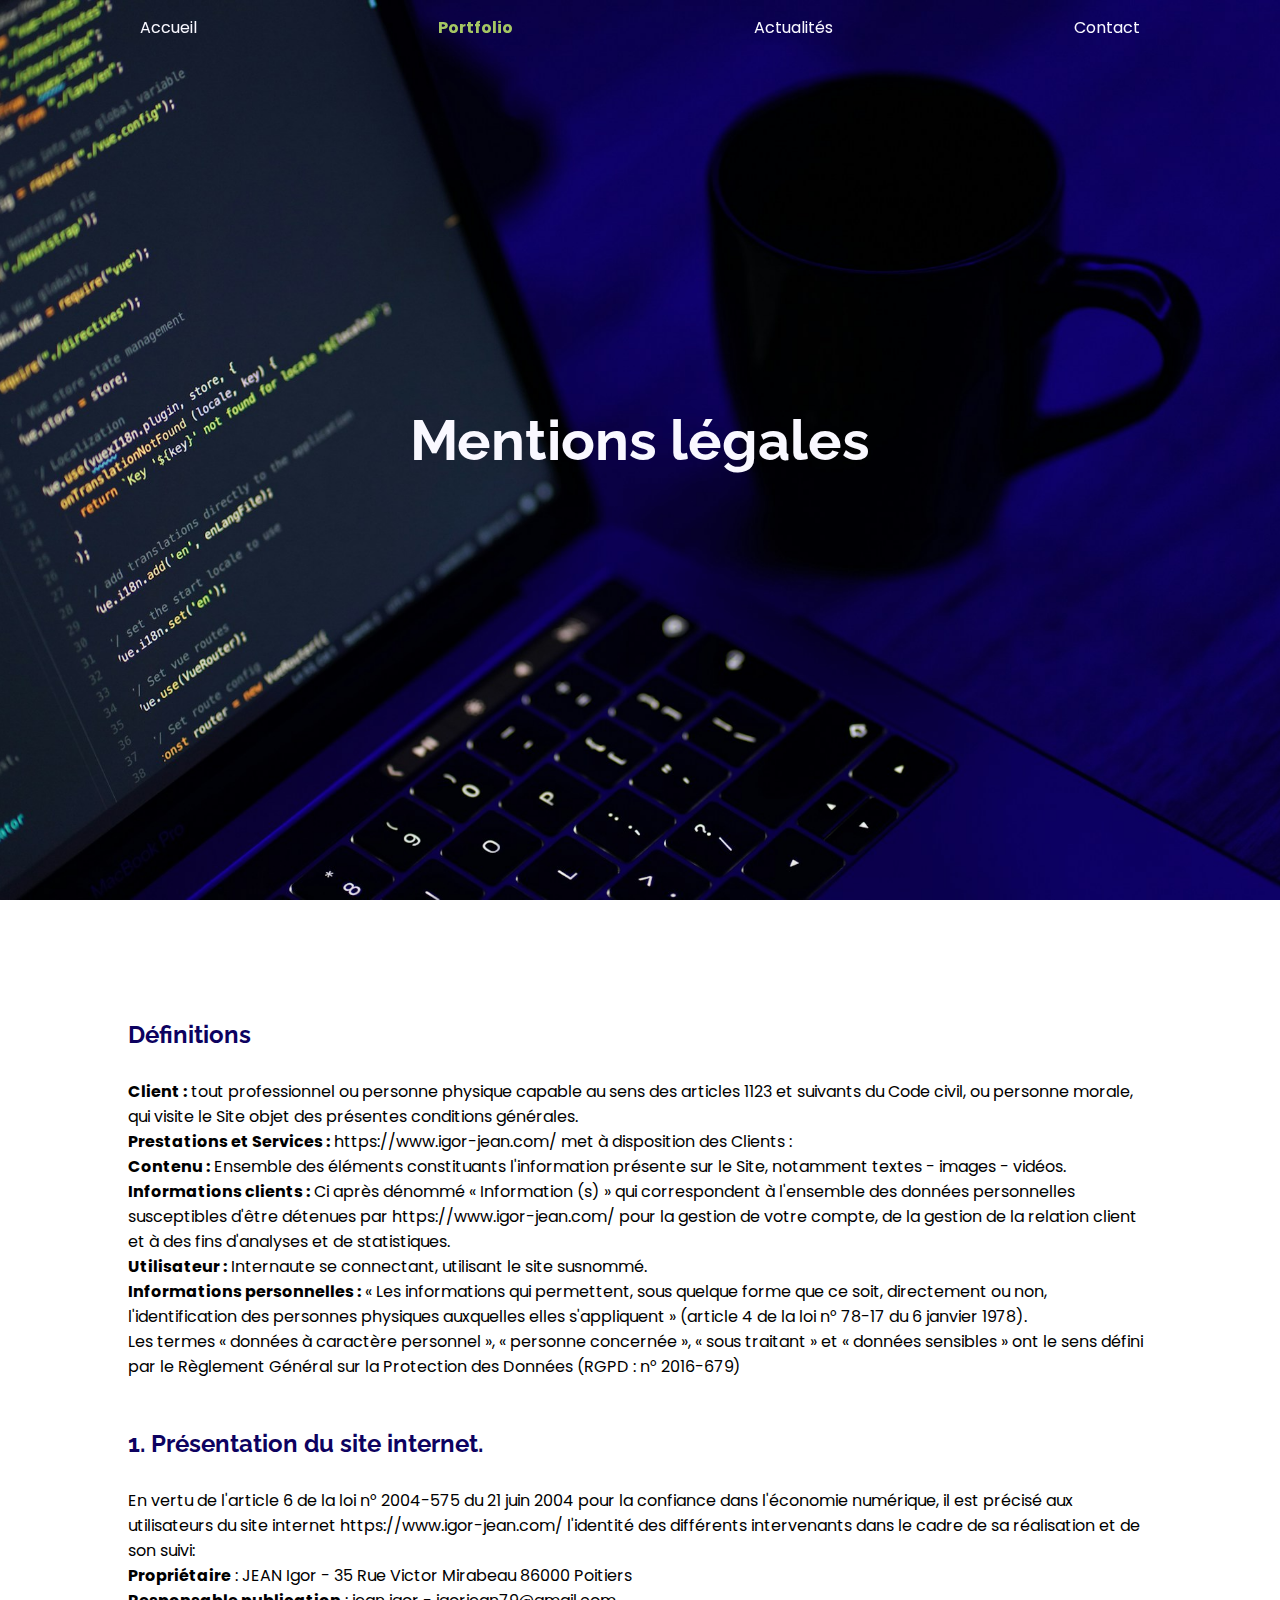
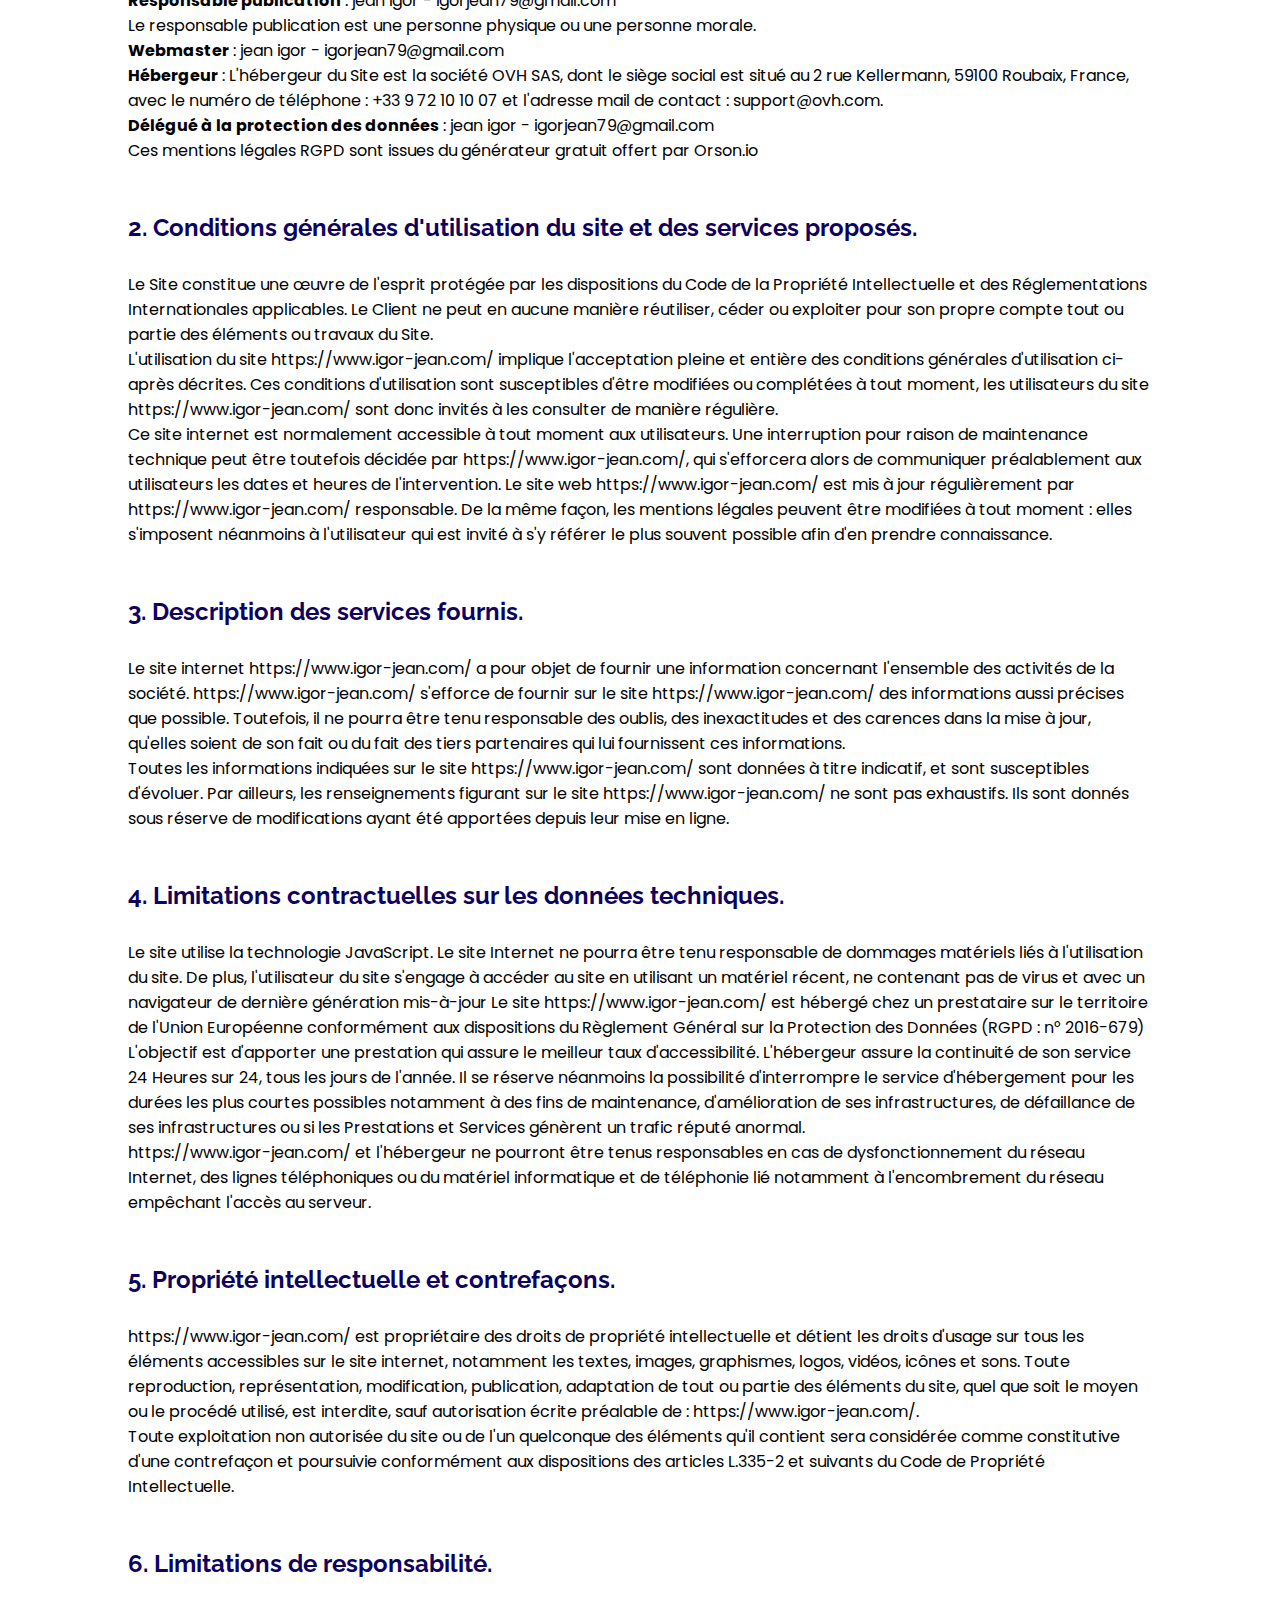
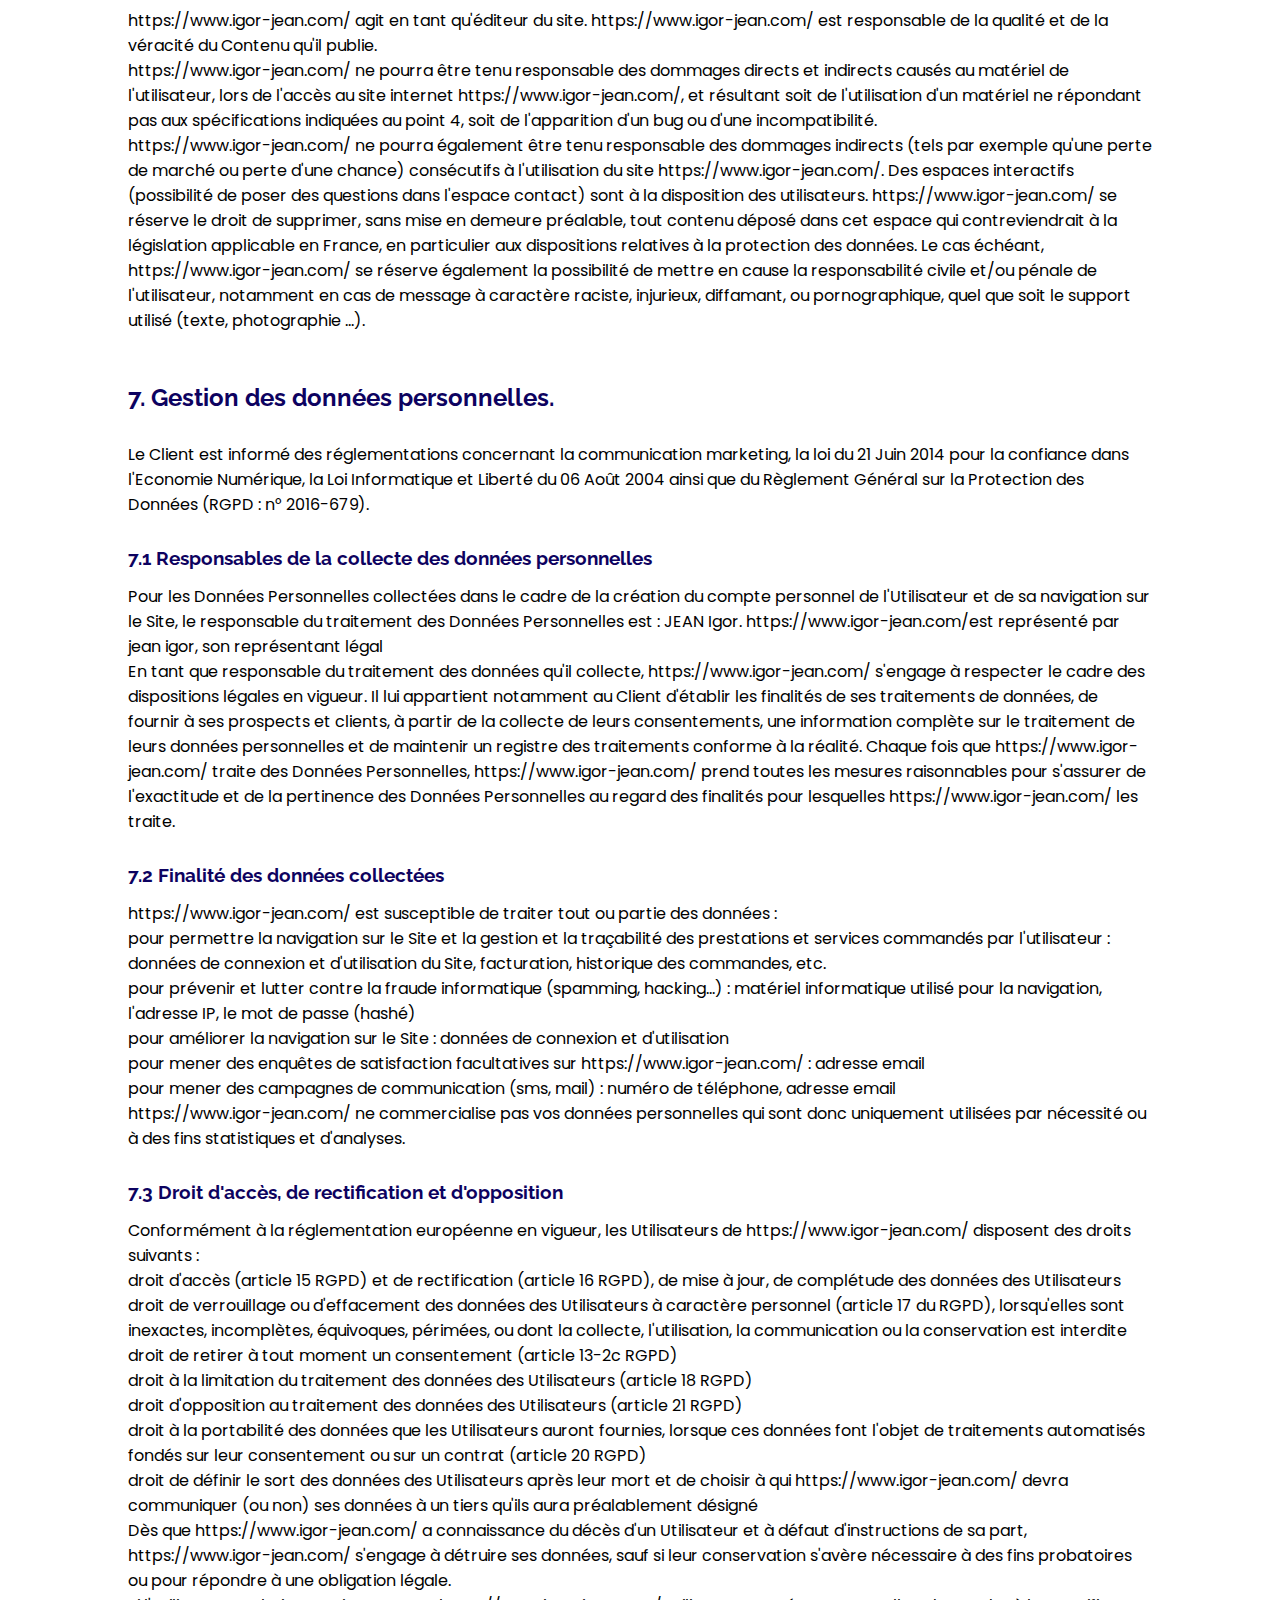
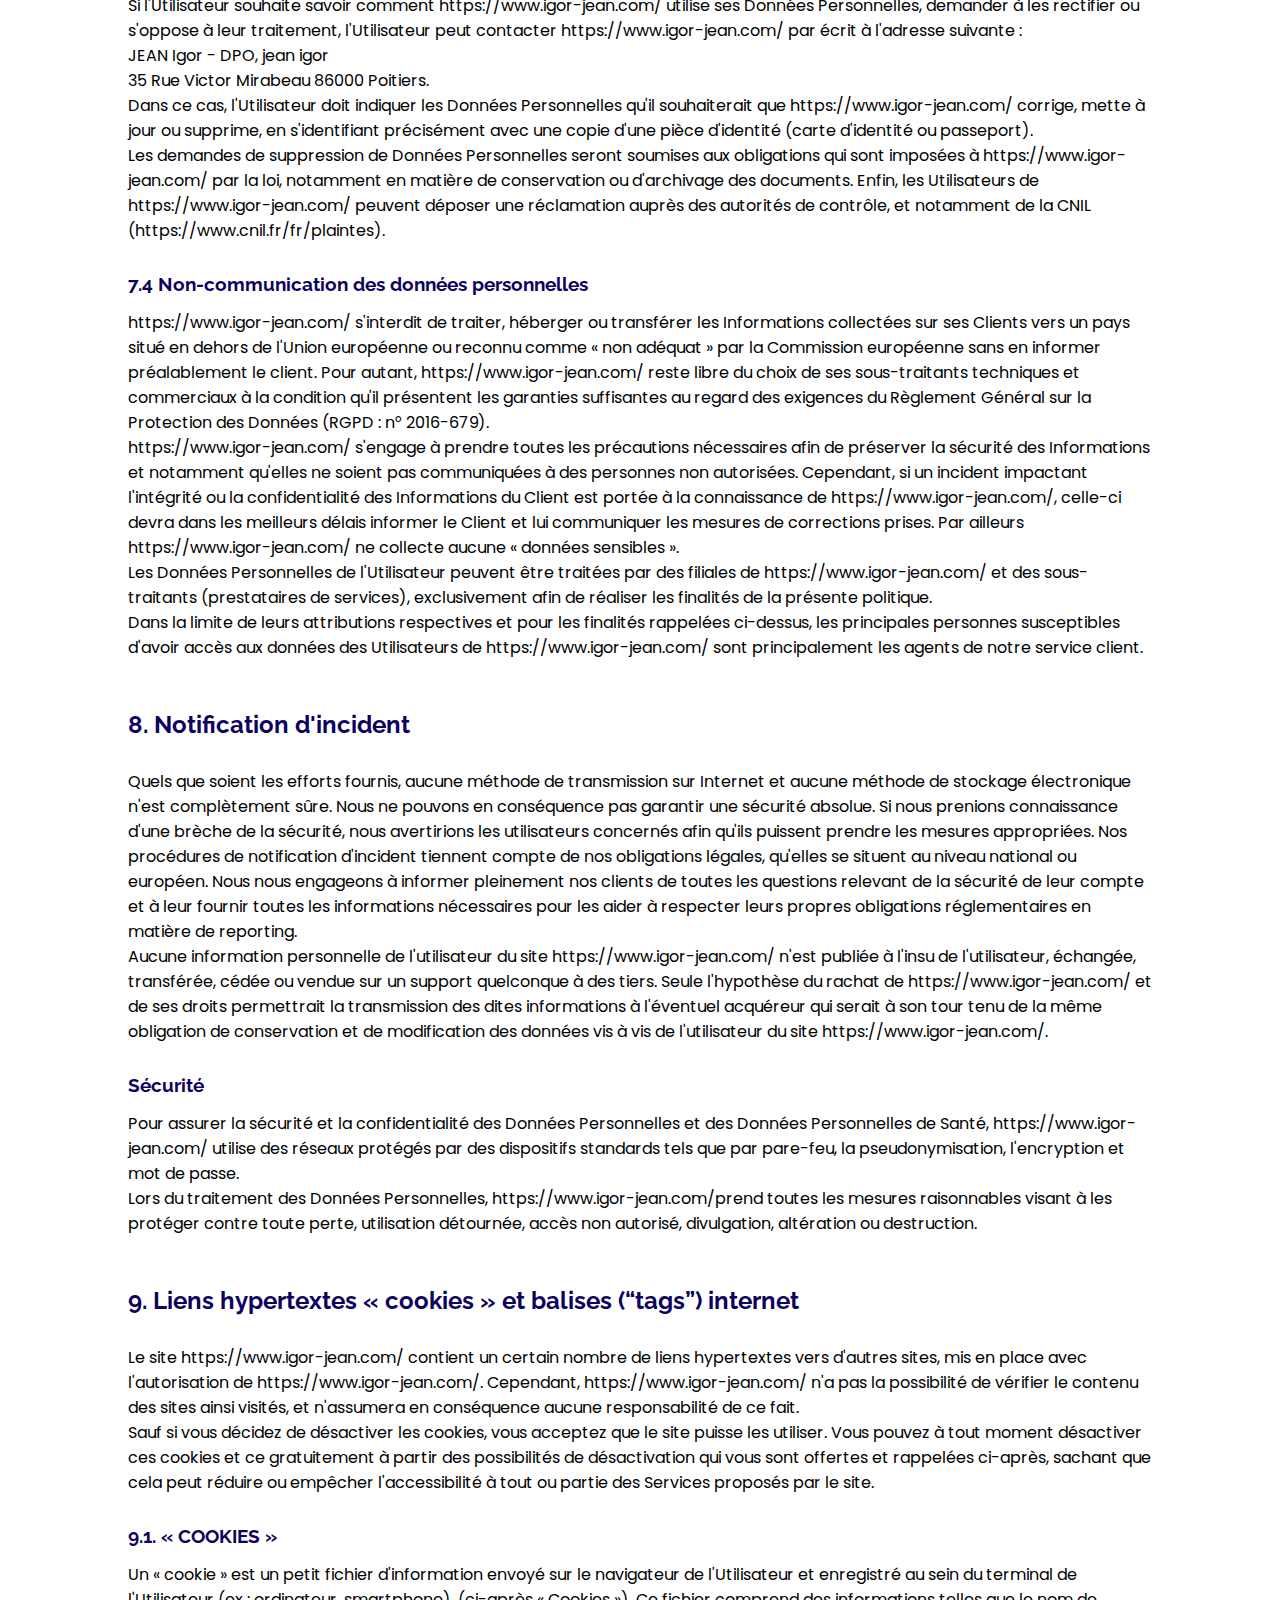
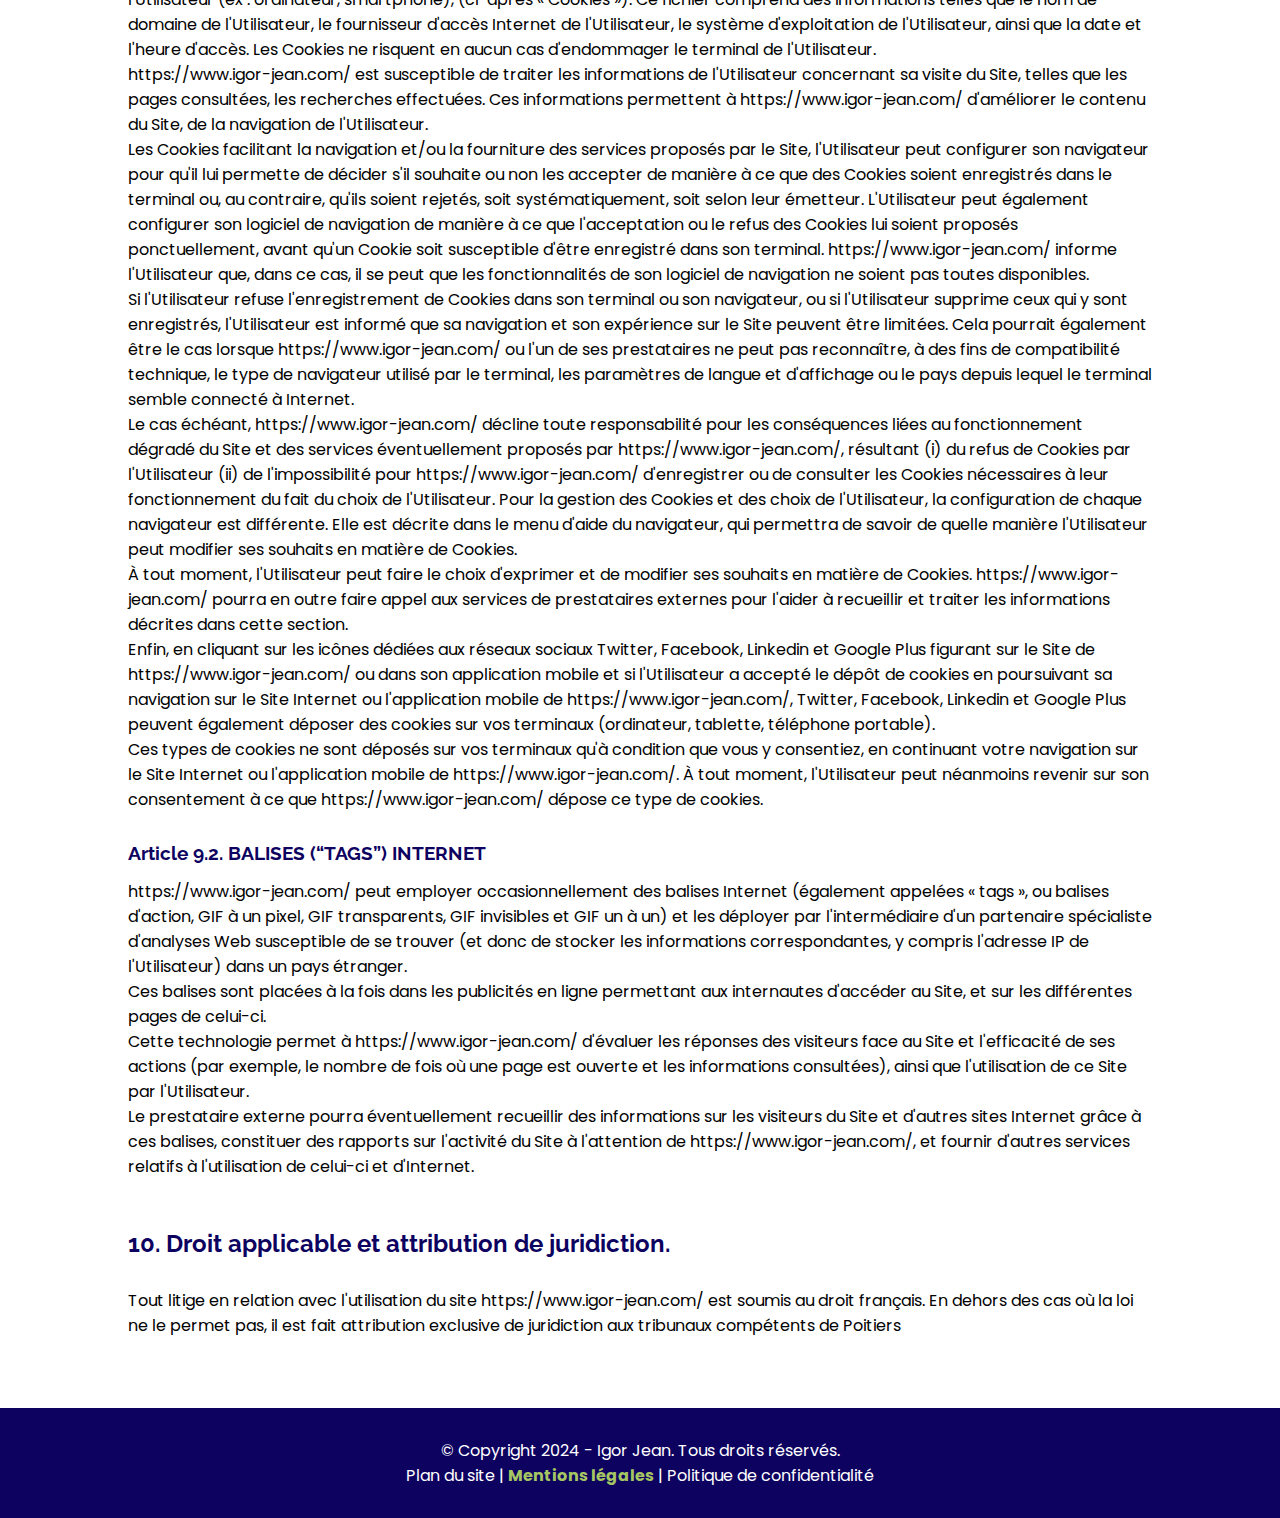
<file: pages/mentions-legales.html>
<!DOCTYPE html>
<html lang="fr">
	<head>
		<meta charset="UTF-8" />
		<meta name="viewport" content="width=device-width, initial-scale=1.0" />
		<link rel="preconnect" href="https://fonts.googleapis.com" />
		<link rel="preconnect" href="https://fonts.gstatic.com" crossorigin />
		<link href="https://fonts.googleapis.com/css2?family=Raleway:ital,wght@0,100..900;1,100..900&display=swap" rel="stylesheet" />
		<link rel="preconnect" href="https://fonts.googleapis.com" />
		<link rel="preconnect" href="https://fonts.gstatic.com" crossorigin />
		<link
			href="https://fonts.googleapis.com/css2?family=Poppins:ital,wght@0,100;0,200;0,300;0,400;0,500;0,600;0,700;0,800;0,900;1,100;1,200;1,300;1,400;1,500;1,600;1,700;1,800;1,900&display=swap"
			rel="stylesheet"
		/>
		<link
			rel="stylesheet"
			href="https://cdnjs.cloudflare.com/ajax/libs/font-awesome/6.6.0/css/all.min.css"
			integrity="sha512-Kc323vGBEqzTmouAECnVceyQqyqdsSiqLQISBL29aUW4U/M7pSPA/gEUZQqv1cwx4OnYxTxve5UMg5GT6L4JJg=="
			crossorigin="anonymous"
			referrerpolicy="no-referrer"
		/>
		<link rel="stylesheet" href="../styles/style.css" />
		<title>Portfolio d'Igor Jean | Mentions légales</title>
	</head>

	<body>
		<header id="top">
			<nav>
				<div class="container">
					<ul>
						<li><a href="/accueil">Accueil</a></li>
						<li><a href="/portfolio" class="page-active">Portfolio</a></li>
						<li><a href="/actus">Actualités</a></li>
						<li><a href="/contactez-moi">Contact</a></li>
					</ul>
				</div>
			</nav>
			<div class="center">
				<h2>Mentions légales</h2>
			</div>
		</header>
		<main>
			<div class="container droits">
				<h2>Définitions</h2>
				<p>
					<b>Client :</b> tout professionnel ou personne physique capable au sens des articles 1123 et suivants du Code civil, ou personne
					morale, qui visite le Site objet des présentes conditions générales.<br />
					<b>Prestations et Services :</b>
					<a href="https://www.igor-jean.com/">https://www.igor-jean.com/</a>
					met à disposition des Clients :
				</p>
				<p><b>Contenu :</b> Ensemble des éléments constituants l'information présente sur le Site, notamment textes - images - vidéos.</p>
				<p>
					<b>Informations clients :</b> Ci après dénommé « Information (s) » qui correspondent à l'ensemble des données personnelles
					susceptibles d'être détenues par
					<a href="https://www.igor-jean.com/">https://www.igor-jean.com/</a>
					pour la gestion de votre compte, de la gestion de la relation client et à des fins d'analyses et de statistiques.
				</p>
				<p><b>Utilisateur :</b> Internaute se connectant, utilisant le site susnommé.</p>
				<p>
					<b>Informations personnelles :</b> « Les informations qui permettent, sous quelque forme que ce soit, directement ou non,
					l'identification des personnes physiques auxquelles elles s'appliquent » (article 4 de la loi n° 78-17 du 6 janvier 1978).
				</p>
				<p>
					Les termes « données à caractère personnel », « personne concernée », « sous traitant » et « données sensibles » ont le sens
					défini par le Règlement Général sur la Protection des Données (RGPD : n° 2016-679)
				</p>
				<h2>1. Présentation du site internet.</h2>
				<p>
					En vertu de l'article 6 de la loi n° 2004-575 du 21 juin 2004 pour la confiance dans l'économie numérique, il est précisé aux
					utilisateurs du site internet
					<a href="https://www.igor-jean.com/">https://www.igor-jean.com/</a>
					l'identité des différents intervenants dans le cadre de sa réalisation et de son suivi:
				</p>
				<p>
					<strong>Propriétaire</strong> : JEAN Igor - 35 Rue Victor Mirabeau 86000 Poitiers<br />
					<strong>Responsable publication</strong> : jean igor - igorjean79@gmail.com<br />
					Le responsable publication est une personne physique ou une personne morale.<br />
					<strong>Webmaster</strong> : jean igor - igorjean79@gmail.com<br />
					<strong>Hébergeur</strong> : L'hébergeur du Site est la société OVH SAS, dont le siège social est situé au 2 rue Kellermann, 59100
					Roubaix, France, avec le numéro de téléphone : +33 9 72 10 10 07 et l'adresse mail de contact : support@ovh.com.<br />
					<strong>Délégué à la protection des données</strong> : jean igor - igorjean79@gmail.com<br />
				</p>
				<div ng-bind-html="linkHTML">
					<p>
						Ces mentions légales RGPD sont issues du
						<a href="https://fr.orson.io/1371/generateur-mentions-legales" title="générateur gratuit offert par Orson.io"
							>générateur gratuit offert par Orson.io</a
						>
					</p>
				</div>
				<h2>2. Conditions générales d'utilisation du site et des services proposés.</h2>
				<p>
					Le Site constitue une œuvre de l'esprit protégée par les dispositions du Code de la Propriété Intellectuelle et des
					Réglementations Internationales applicables. Le Client ne peut en aucune manière réutiliser, céder ou exploiter pour son propre
					compte tout ou partie des éléments ou travaux du Site.
				</p>
				<p>
					L'utilisation du site
					<a href="https://www.igor-jean.com/">https://www.igor-jean.com/</a>
					implique l'acceptation pleine et entière des conditions générales d'utilisation ci-après décrites. Ces conditions d'utilisation
					sont susceptibles d'être modifiées ou complétées à tout moment, les utilisateurs du site
					<a href="https://www.igor-jean.com/">https://www.igor-jean.com/</a>
					sont donc invités à les consulter de manière régulière.
				</p>
				<p>
					Ce site internet est normalement accessible à tout moment aux utilisateurs. Une interruption pour raison de maintenance technique
					peut être toutefois décidée par
					<a href="https://www.igor-jean.com/">https://www.igor-jean.com/</a>, qui s'efforcera alors de communiquer préalablement aux
					utilisateurs les dates et heures de l'intervention. Le site web
					<a href="https://www.igor-jean.com/">https://www.igor-jean.com/</a>
					est mis à jour régulièrement par
					<a href="https://www.igor-jean.com/">https://www.igor-jean.com/</a>
					responsable. De la même façon, les mentions légales peuvent être modifiées à tout moment : elles s'imposent néanmoins à
					l'utilisateur qui est invité à s'y référer le plus souvent possible afin d'en prendre connaissance.
				</p>
				<h2>3. Description des services fournis.</h2>
				<p>
					Le site internet
					<a href="https://www.igor-jean.com/">https://www.igor-jean.com/</a>
					a pour objet de fournir une information concernant l'ensemble des activités de la société.
					<a href="https://www.igor-jean.com/">https://www.igor-jean.com/</a>
					s'efforce de fournir sur le site
					<a href="https://www.igor-jean.com/">https://www.igor-jean.com/</a>
					des informations aussi précises que possible. Toutefois, il ne pourra être tenu responsable des oublis, des inexactitudes et des
					carences dans la mise à jour, qu'elles soient de son fait ou du fait des tiers partenaires qui lui fournissent ces informations.
				</p>
				<p>
					Toutes les informations indiquées sur le site
					<a href="https://www.igor-jean.com/">https://www.igor-jean.com/</a>
					sont données à titre indicatif, et sont susceptibles d'évoluer. Par ailleurs, les renseignements figurant sur le site
					<a href="https://www.igor-jean.com/">https://www.igor-jean.com/</a>
					ne sont pas exhaustifs. Ils sont donnés sous réserve de modifications ayant été apportées depuis leur mise en ligne.
				</p>
				<h2>4. Limitations contractuelles sur les données techniques.</h2>
				<p>
					Le site utilise la technologie JavaScript. Le site Internet ne pourra être tenu responsable de dommages matériels liés à
					l'utilisation du site. De plus, l'utilisateur du site s'engage à accéder au site en utilisant un matériel récent, ne contenant pas
					de virus et avec un navigateur de dernière génération mis-à-jour Le site
					<a href="https://www.igor-jean.com/">https://www.igor-jean.com/</a>
					est hébergé chez un prestataire sur le territoire de l'Union Européenne conformément aux dispositions du Règlement Général sur la
					Protection des Données (RGPD : n° 2016-679)
				</p>
				<p>
					L'objectif est d'apporter une prestation qui assure le meilleur taux d'accessibilité. L'hébergeur assure la continuité de son
					service 24 Heures sur 24, tous les jours de l'année. Il se réserve néanmoins la possibilité d'interrompre le service d'hébergement
					pour les durées les plus courtes possibles notamment à des fins de maintenance, d'amélioration de ses infrastructures, de
					défaillance de ses infrastructures ou si les Prestations et Services génèrent un trafic réputé anormal.
				</p>
				<p>
					<a href="https://www.igor-jean.com/">https://www.igor-jean.com/</a>
					et l'hébergeur ne pourront être tenus responsables en cas de dysfonctionnement du réseau Internet, des lignes téléphoniques ou du
					matériel informatique et de téléphonie lié notamment à l'encombrement du réseau empêchant l'accès au serveur.
				</p>
				<h2>5. Propriété intellectuelle et contrefaçons.</h2>
				<p>
					<a href="https://www.igor-jean.com/">https://www.igor-jean.com/</a>
					est propriétaire des droits de propriété intellectuelle et détient les droits d'usage sur tous les éléments accessibles sur le
					site internet, notamment les textes, images, graphismes, logos, vidéos, icônes et sons. Toute reproduction, représentation,
					modification, publication, adaptation de tout ou partie des éléments du site, quel que soit le moyen ou le procédé utilisé, est
					interdite, sauf autorisation écrite préalable de :
					<a href="https://www.igor-jean.com/">https://www.igor-jean.com/</a>.
				</p>
				<p>
					Toute exploitation non autorisée du site ou de l'un quelconque des éléments qu'il contient sera considérée comme constitutive
					d'une contrefaçon et poursuivie conformément aux dispositions des articles L.335-2 et suivants du Code de Propriété
					Intellectuelle.
				</p>
				<h2>6. Limitations de responsabilité.</h2>
				<p>
					<a href="https://www.igor-jean.com/">https://www.igor-jean.com/</a>
					agit en tant qu'éditeur du site.
					<a href="https://www.igor-jean.com/">https://www.igor-jean.com/</a>
					est responsable de la qualité et de la véracité du Contenu qu'il publie.
				</p>
				<p>
					<a href="https://www.igor-jean.com/">https://www.igor-jean.com/</a>
					ne pourra être tenu responsable des dommages directs et indirects causés au matériel de l'utilisateur, lors de l'accès au site
					internet
					<a href="https://www.igor-jean.com/">https://www.igor-jean.com/</a>, et résultant soit de l'utilisation d'un matériel ne répondant
					pas aux spécifications indiquées au point 4, soit de l'apparition d'un bug ou d'une incompatibilité.
				</p>
				<p>
					<a href="https://www.igor-jean.com/">https://www.igor-jean.com/</a>
					ne pourra également être tenu responsable des dommages indirects (tels par exemple qu'une perte de marché ou perte d'une chance)
					consécutifs à l'utilisation du site
					<a href="https://www.igor-jean.com/">https://www.igor-jean.com/</a>. Des espaces interactifs (possibilité de poser des questions
					dans l'espace contact) sont à la disposition des utilisateurs.
					<a href="https://www.igor-jean.com/">https://www.igor-jean.com/</a>
					se réserve le droit de supprimer, sans mise en demeure préalable, tout contenu déposé dans cet espace qui contreviendrait à la
					législation applicable en France, en particulier aux dispositions relatives à la protection des données. Le cas échéant,
					<a href="https://www.igor-jean.com/">https://www.igor-jean.com/</a>
					se réserve également la possibilité de mettre en cause la responsabilité civile et/ou pénale de l'utilisateur, notamment en cas de
					message à caractère raciste, injurieux, diffamant, ou pornographique, quel que soit le support utilisé (texte, photographie …).
				</p>
				<h2>7. Gestion des données personnelles.</h2>
				<p>
					Le Client est informé des réglementations concernant la communication marketing, la loi du 21 Juin 2014 pour la confiance dans
					l'Economie Numérique, la Loi Informatique et Liberté du 06 Août 2004 ainsi que du Règlement Général sur la Protection des Données
					(RGPD : n° 2016-679).
				</p>
				<h3>7.1 Responsables de la collecte des données personnelles</h3>

				<p>
					Pour les Données Personnelles collectées dans le cadre de la création du compte personnel de l'Utilisateur et de sa navigation sur
					le Site, le responsable du traitement des Données Personnelles est : JEAN Igor.
					<a href="https://www.igor-jean.com/">https://www.igor-jean.com/</a>est représenté par jean igor, son représentant légal
				</p>

				<p>
					En tant que responsable du traitement des données qu'il collecte,
					<a href="https://www.igor-jean.com/">https://www.igor-jean.com/</a>
					s'engage à respecter le cadre des dispositions légales en vigueur. Il lui appartient notamment au Client d'établir les finalités
					de ses traitements de données, de fournir à ses prospects et clients, à partir de la collecte de leurs consentements, une
					information complète sur le traitement de leurs données personnelles et de maintenir un registre des traitements conforme à la
					réalité. Chaque fois que
					<a href="https://www.igor-jean.com/">https://www.igor-jean.com/</a>
					traite des Données Personnelles,
					<a href="https://www.igor-jean.com/">https://www.igor-jean.com/</a>
					prend toutes les mesures raisonnables pour s'assurer de l'exactitude et de la pertinence des Données Personnelles au regard des
					finalités pour lesquelles
					<a href="https://www.igor-jean.com/">https://www.igor-jean.com/</a>
					les traite.
				</p>

				<h3>7.2 Finalité des données collectées</h3>

				<p>
					<a href="https://www.igor-jean.com/">https://www.igor-jean.com/</a>
					est susceptible de traiter tout ou partie des données :
				</p>

				<ul>
					<li>
						pour permettre la navigation sur le Site et la gestion et la traçabilité des prestations et services commandés par
						l'utilisateur : données de connexion et d'utilisation du Site, facturation, historique des commandes, etc.
					</li>

					<li>
						pour prévenir et lutter contre la fraude informatique (spamming, hacking…) : matériel informatique utilisé pour la navigation,
						l'adresse IP, le mot de passe (hashé)
					</li>

					<li>pour améliorer la navigation sur le Site : données de connexion et d'utilisation</li>

					<li>
						pour mener des enquêtes de satisfaction facultatives sur
						<a href="https://www.igor-jean.com/">https://www.igor-jean.com/</a>
						: adresse email
					</li>
					<li>pour mener des campagnes de communication (sms, mail) : numéro de téléphone, adresse email</li>
				</ul>

				<p>
					<a href="https://www.igor-jean.com/">https://www.igor-jean.com/</a>
					ne commercialise pas vos données personnelles qui sont donc uniquement utilisées par nécessité ou à des fins statistiques et
					d'analyses.
				</p>

				<h3>7.3 Droit d'accès, de rectification et d'opposition</h3>

				<p>
					Conformément à la réglementation européenne en vigueur, les Utilisateurs de
					<a href="https://www.igor-jean.com/">https://www.igor-jean.com/</a>
					disposent des droits suivants :
				</p>
				<ul>
					<li>
						droit d'accès (article 15 RGPD) et de rectification (article 16 RGPD), de mise à jour, de complétude des données des
						Utilisateurs droit de verrouillage ou d'effacement des données des Utilisateurs à caractère personnel (article 17 du RGPD),
						lorsqu'elles sont inexactes, incomplètes, équivoques, périmées, ou dont la collecte, l'utilisation, la communication ou la
						conservation est interdite
					</li>

					<li>droit de retirer à tout moment un consentement (article 13-2c RGPD)</li>

					<li>droit à la limitation du traitement des données des Utilisateurs (article 18 RGPD)</li>

					<li>droit d'opposition au traitement des données des Utilisateurs (article 21 RGPD)</li>

					<li>
						droit à la portabilité des données que les Utilisateurs auront fournies, lorsque ces données font l'objet de traitements
						automatisés fondés sur leur consentement ou sur un contrat (article 20 RGPD)
					</li>

					<li>
						droit de définir le sort des données des Utilisateurs après leur mort et de choisir à qui
						<a href="https://www.igor-jean.com/">https://www.igor-jean.com/</a>
						devra communiquer (ou non) ses données à un tiers qu'ils aura préalablement désigné
					</li>
				</ul>

				<p>
					Dès que
					<a href="https://www.igor-jean.com/">https://www.igor-jean.com/</a>
					a connaissance du décès d'un Utilisateur et à défaut d'instructions de sa part,
					<a href="https://www.igor-jean.com/">https://www.igor-jean.com/</a>
					s'engage à détruire ses données, sauf si leur conservation s'avère nécessaire à des fins probatoires ou pour répondre à une
					obligation légale.
				</p>

				<p>
					Si l'Utilisateur souhaite savoir comment
					<a href="https://www.igor-jean.com/">https://www.igor-jean.com/</a>
					utilise ses Données Personnelles, demander à les rectifier ou s'oppose à leur traitement, l'Utilisateur peut contacter
					<a href="https://www.igor-jean.com/">https://www.igor-jean.com/</a>
					par écrit à l'adresse suivante :
				</p>

				JEAN Igor - DPO, jean igor <br />
				35 Rue Victor Mirabeau 86000 Poitiers.

				<p>
					Dans ce cas, l'Utilisateur doit indiquer les Données Personnelles qu'il souhaiterait que
					<a href="https://www.igor-jean.com/">https://www.igor-jean.com/</a>
					corrige, mette à jour ou supprime, en s'identifiant précisément avec une copie d'une pièce d'identité (carte d'identité ou
					passeport).
				</p>

				<p>
					Les demandes de suppression de Données Personnelles seront soumises aux obligations qui sont imposées à
					<a href="https://www.igor-jean.com/">https://www.igor-jean.com/</a>
					par la loi, notamment en matière de conservation ou d'archivage des documents. Enfin, les Utilisateurs de
					<a href="https://www.igor-jean.com/">https://www.igor-jean.com/</a>
					peuvent déposer une réclamation auprès des autorités de contrôle, et notamment de la CNIL (https://www.cnil.fr/fr/plaintes).
				</p>

				<h3>7.4 Non-communication des données personnelles</h3>

				<p>
					<a href="https://www.igor-jean.com/">https://www.igor-jean.com/</a>
					s'interdit de traiter, héberger ou transférer les Informations collectées sur ses Clients vers un pays situé en dehors de l'Union
					européenne ou reconnu comme « non adéquat » par la Commission européenne sans en informer préalablement le client. Pour autant,
					<a href="https://www.igor-jean.com/">https://www.igor-jean.com/</a>
					reste libre du choix de ses sous-traitants techniques et commerciaux à la condition qu'il présentent les garanties suffisantes au
					regard des exigences du Règlement Général sur la Protection des Données (RGPD : n° 2016-679).
				</p>

				<p>
					<a href="https://www.igor-jean.com/">https://www.igor-jean.com/</a>
					s'engage à prendre toutes les précautions nécessaires afin de préserver la sécurité des Informations et notamment qu'elles ne
					soient pas communiquées à des personnes non autorisées. Cependant, si un incident impactant l'intégrité ou la confidentialité des
					Informations du Client est portée à la connaissance de
					<a href="https://www.igor-jean.com/">https://www.igor-jean.com/</a>, celle-ci devra dans les meilleurs délais informer le Client
					et lui communiquer les mesures de corrections prises. Par ailleurs
					<a href="https://www.igor-jean.com/">https://www.igor-jean.com/</a>
					ne collecte aucune « données sensibles ».
				</p>

				<p>
					Les Données Personnelles de l'Utilisateur peuvent être traitées par des filiales de
					<a href="https://www.igor-jean.com/">https://www.igor-jean.com/</a>
					et des sous-traitants (prestataires de services), exclusivement afin de réaliser les finalités de la présente politique.
				</p>
				<p>
					Dans la limite de leurs attributions respectives et pour les finalités rappelées ci-dessus, les principales personnes susceptibles
					d'avoir accès aux données des Utilisateurs de
					<a href="https://www.igor-jean.com/">https://www.igor-jean.com/</a>
					sont principalement les agents de notre service client.
				</p>

				<div ng-bind-html="rgpdHTML"></div>

				<h2>8. Notification d'incident</h2>
				<p>
					Quels que soient les efforts fournis, aucune méthode de transmission sur Internet et aucune méthode de stockage électronique n'est
					complètement sûre. Nous ne pouvons en conséquence pas garantir une sécurité absolue. Si nous prenions connaissance d'une brèche de
					la sécurité, nous avertirions les utilisateurs concernés afin qu'ils puissent prendre les mesures appropriées. Nos procédures de
					notification d'incident tiennent compte de nos obligations légales, qu'elles se situent au niveau national ou européen. Nous nous
					engageons à informer pleinement nos clients de toutes les questions relevant de la sécurité de leur compte et à leur fournir
					toutes les informations nécessaires pour les aider à respecter leurs propres obligations réglementaires en matière de reporting.
				</p>
				<p>
					Aucune information personnelle de l'utilisateur du site
					<a href="https://www.igor-jean.com/">https://www.igor-jean.com/</a>
					n'est publiée à l'insu de l'utilisateur, échangée, transférée, cédée ou vendue sur un support quelconque à des tiers. Seule
					l'hypothèse du rachat de
					<a href="https://www.igor-jean.com/">https://www.igor-jean.com/</a>
					et de ses droits permettrait la transmission des dites informations à l'éventuel acquéreur qui serait à son tour tenu de la même
					obligation de conservation et de modification des données vis à vis de l'utilisateur du site
					<a href="https://www.igor-jean.com/">https://www.igor-jean.com/</a>.
				</p>

				<h3>Sécurité</h3>
				<p>
					Pour assurer la sécurité et la confidentialité des Données Personnelles et des Données Personnelles de Santé,
					<a href="https://www.igor-jean.com/">https://www.igor-jean.com/</a>
					utilise des réseaux protégés par des dispositifs standards tels que par pare-feu, la pseudonymisation, l'encryption et mot de
					passe.
				</p>

				<p>
					Lors du traitement des Données Personnelles,
					<a href="https://www.igor-jean.com/">https://www.igor-jean.com/</a>prend toutes les mesures raisonnables visant à les protéger
					contre toute perte, utilisation détournée, accès non autorisé, divulgation, altération ou destruction.
				</p>

				<h2>9. Liens hypertextes « cookies » et balises (“tags”) internet</h2>
				<p>
					Le site
					<a href="https://www.igor-jean.com/">https://www.igor-jean.com/</a>
					contient un certain nombre de liens hypertextes vers d'autres sites, mis en place avec l'autorisation de
					<a href="https://www.igor-jean.com/">https://www.igor-jean.com/</a>. Cependant,
					<a href="https://www.igor-jean.com/">https://www.igor-jean.com/</a>
					n'a pas la possibilité de vérifier le contenu des sites ainsi visités, et n'assumera en conséquence aucune responsabilité de ce
					fait.
				</p>
				Sauf si vous décidez de désactiver les cookies, vous acceptez que le site puisse les utiliser. Vous pouvez à tout moment désactiver
				ces cookies et ce gratuitement à partir des possibilités de désactivation qui vous sont offertes et rappelées ci-après, sachant que
				cela peut réduire ou empêcher l'accessibilité à tout ou partie des Services proposés par le site.
				<p></p>

				<h3>9.1. « COOKIES »</h3>
				<p>
					Un « cookie » est un petit fichier d'information envoyé sur le navigateur de l'Utilisateur et enregistré au sein du terminal de
					l'Utilisateur (ex : ordinateur, smartphone), (ci-après « Cookies »). Ce fichier comprend des informations telles que le nom de
					domaine de l'Utilisateur, le fournisseur d'accès Internet de l'Utilisateur, le système d'exploitation de l'Utilisateur, ainsi que
					la date et l'heure d'accès. Les Cookies ne risquent en aucun cas d'endommager le terminal de l'Utilisateur.
				</p>
				<p>
					<a href="https://www.igor-jean.com/">https://www.igor-jean.com/</a>
					est susceptible de traiter les informations de l'Utilisateur concernant sa visite du Site, telles que les pages consultées, les
					recherches effectuées. Ces informations permettent à
					<a href="https://www.igor-jean.com/">https://www.igor-jean.com/</a>
					d'améliorer le contenu du Site, de la navigation de l'Utilisateur.
				</p>
				<p>
					Les Cookies facilitant la navigation et/ou la fourniture des services proposés par le Site, l'Utilisateur peut configurer son
					navigateur pour qu'il lui permette de décider s'il souhaite ou non les accepter de manière à ce que des Cookies soient enregistrés
					dans le terminal ou, au contraire, qu'ils soient rejetés, soit systématiquement, soit selon leur émetteur. L'Utilisateur peut
					également configurer son logiciel de navigation de manière à ce que l'acceptation ou le refus des Cookies lui soient proposés
					ponctuellement, avant qu'un Cookie soit susceptible d'être enregistré dans son terminal.
					<a href="https://www.igor-jean.com/">https://www.igor-jean.com/</a>
					informe l'Utilisateur que, dans ce cas, il se peut que les fonctionnalités de son logiciel de navigation ne soient pas toutes
					disponibles.
				</p>
				<p>
					Si l'Utilisateur refuse l'enregistrement de Cookies dans son terminal ou son navigateur, ou si l'Utilisateur supprime ceux qui y
					sont enregistrés, l'Utilisateur est informé que sa navigation et son expérience sur le Site peuvent être limitées. Cela pourrait
					également être le cas lorsque
					<a href="https://www.igor-jean.com/">https://www.igor-jean.com/</a>
					ou l'un de ses prestataires ne peut pas reconnaître, à des fins de compatibilité technique, le type de navigateur utilisé par le
					terminal, les paramètres de langue et d'affichage ou le pays depuis lequel le terminal semble connecté à Internet.
				</p>
				<p>
					Le cas échéant,
					<a href="https://www.igor-jean.com/">https://www.igor-jean.com/</a>
					décline toute responsabilité pour les conséquences liées au fonctionnement dégradé du Site et des services éventuellement proposés
					par
					<a href="https://www.igor-jean.com/">https://www.igor-jean.com/</a>, résultant (i) du refus de Cookies par l'Utilisateur (ii) de
					l'impossibilité pour
					<a href="https://www.igor-jean.com/">https://www.igor-jean.com/</a>
					d'enregistrer ou de consulter les Cookies nécessaires à leur fonctionnement du fait du choix de l'Utilisateur. Pour la gestion des
					Cookies et des choix de l'Utilisateur, la configuration de chaque navigateur est différente. Elle est décrite dans le menu d'aide
					du navigateur, qui permettra de savoir de quelle manière l'Utilisateur peut modifier ses souhaits en matière de Cookies.
				</p>
				<p>
					À tout moment, l'Utilisateur peut faire le choix d'exprimer et de modifier ses souhaits en matière de Cookies.
					<a href="https://www.igor-jean.com/">https://www.igor-jean.com/</a>
					pourra en outre faire appel aux services de prestataires externes pour l'aider à recueillir et traiter les informations décrites
					dans cette section.
				</p>
				<p>
					Enfin, en cliquant sur les icônes dédiées aux réseaux sociaux Twitter, Facebook, Linkedin et Google Plus figurant sur le Site de
					<a href="https://www.igor-jean.com/">https://www.igor-jean.com/</a>
					ou dans son application mobile et si l'Utilisateur a accepté le dépôt de cookies en poursuivant sa navigation sur le Site Internet
					ou l'application mobile de
					<a href="https://www.igor-jean.com/">https://www.igor-jean.com/</a>, Twitter, Facebook, Linkedin et Google Plus peuvent également
					déposer des cookies sur vos terminaux (ordinateur, tablette, téléphone portable).
				</p>
				<p>
					Ces types de cookies ne sont déposés sur vos terminaux qu'à condition que vous y consentiez, en continuant votre navigation sur le
					Site Internet ou l'application mobile de
					<a href="https://www.igor-jean.com/">https://www.igor-jean.com/</a>. À tout moment, l'Utilisateur peut néanmoins revenir sur son
					consentement à ce que
					<a href="https://www.igor-jean.com/">https://www.igor-jean.com/</a>
					dépose ce type de cookies.
				</p>
				<h3>Article 9.2. BALISES (“TAGS”) INTERNET</h3>
				<p>
					<a href="https://www.igor-jean.com/">https://www.igor-jean.com/</a>
					peut employer occasionnellement des balises Internet (également appelées « tags », ou balises d'action, GIF à un pixel, GIF
					transparents, GIF invisibles et GIF un à un) et les déployer par l'intermédiaire d'un partenaire spécialiste d'analyses Web
					susceptible de se trouver (et donc de stocker les informations correspondantes, y compris l'adresse IP de l'Utilisateur) dans un
					pays étranger.
				</p>
				<p>
					Ces balises sont placées à la fois dans les publicités en ligne permettant aux internautes d'accéder au Site, et sur les
					différentes pages de celui-ci.
				</p>
				<p>
					Cette technologie permet à
					<a href="https://www.igor-jean.com/">https://www.igor-jean.com/</a>
					d'évaluer les réponses des visiteurs face au Site et l'efficacité de ses actions (par exemple, le nombre de fois où une page est
					ouverte et les informations consultées), ainsi que l'utilisation de ce Site par l'Utilisateur.
				</p>
				<p>
					Le prestataire externe pourra éventuellement recueillir des informations sur les visiteurs du Site et d'autres sites Internet
					grâce à ces balises, constituer des rapports sur l'activité du Site à l'attention de
					<a href="https://www.igor-jean.com/">https://www.igor-jean.com/</a>, et fournir d'autres services relatifs à l'utilisation de
					celui-ci et d'Internet.
				</p>
				<p></p>
				<h2>10. Droit applicable et attribution de juridiction.</h2>
				<p>
					Tout litige en relation avec l'utilisation du site
					<a href="https://www.igor-jean.com/">https://www.igor-jean.com/</a>
					est soumis au droit français. En dehors des cas où la loi ne le permet pas, il est fait attribution exclusive de juridiction aux
					tribunaux compétents de Poitiers
				</p>
			</div>
		</main>
		<footer>
			<section class="footer-bottom">
				<p>
					© Copyright 2024 -
					<a href="mailto:igorjean79@gmail.com">Igor Jean.</a> Tous droits réservés.
				</p>
				<p>
					<a href="/plan">Plan du site</a> | <a href="/mentions-legales" class="page-active">Mentions légales</a> |
					<a href="/politique-confidentialite">Politique de confidentialité</a>
				</p>
			</section>
		</footer>
		<script src="../index.js"></script>
	</body>
</html>
</file>
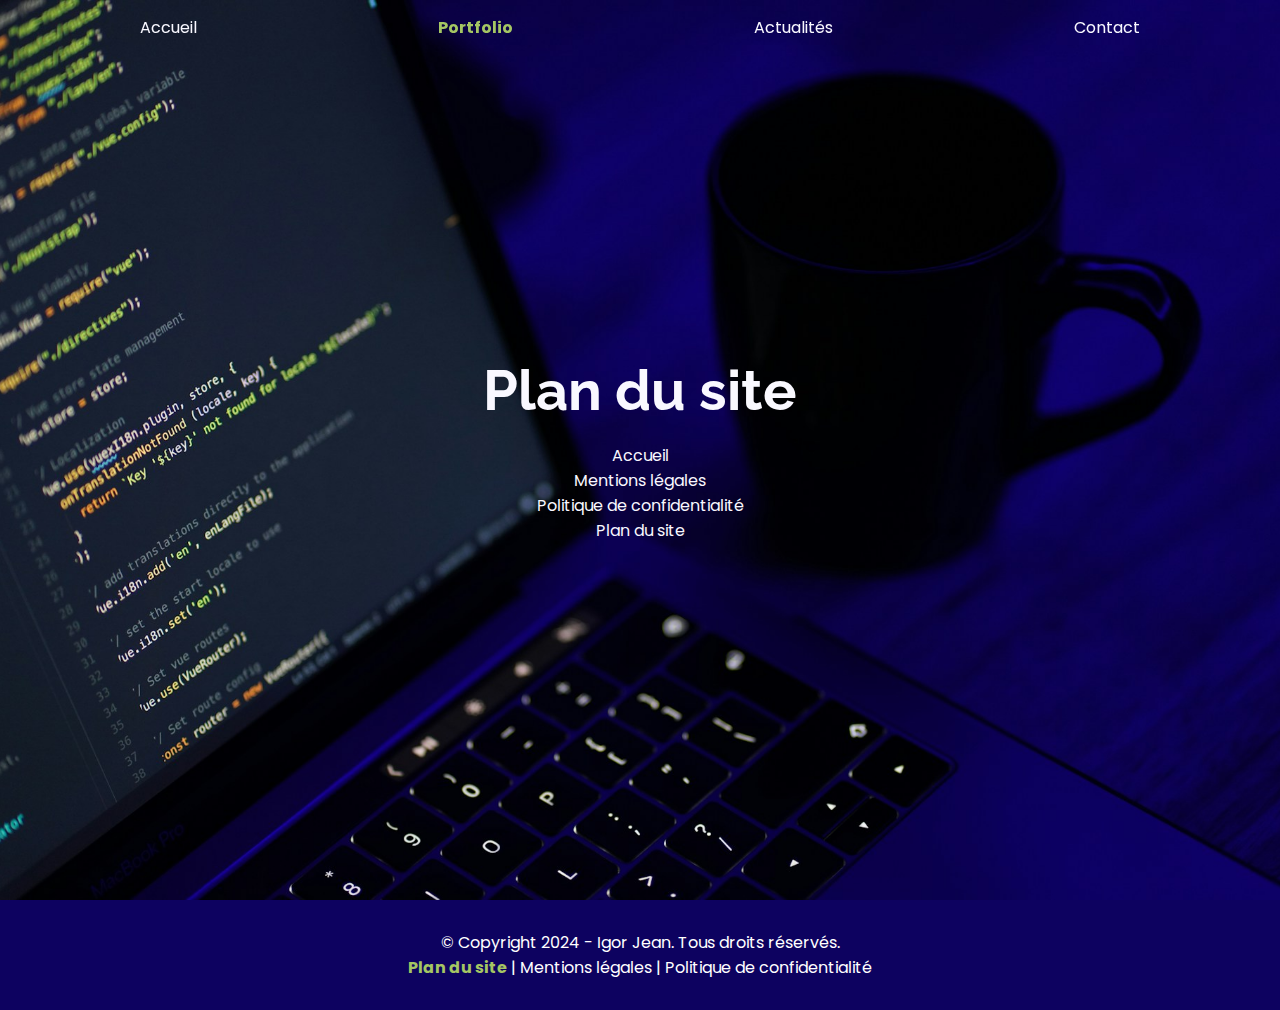
<file: pages/plan.html>
<!DOCTYPE html>
<html lang="fr">
	<head>
		<meta charset="UTF-8" />
		<meta name="viewport" content="width=device-width, initial-scale=1.0" />
		<link rel="preconnect" href="https://fonts.googleapis.com" />
		<link rel="preconnect" href="https://fonts.gstatic.com" crossorigin />
		<link href="https://fonts.googleapis.com/css2?family=Raleway:ital,wght@0,100..900;1,100..900&display=swap" rel="stylesheet" />
		<link rel="preconnect" href="https://fonts.googleapis.com" />
		<link rel="preconnect" href="https://fonts.gstatic.com" crossorigin />
		<link
			href="https://fonts.googleapis.com/css2?family=Poppins:ital,wght@0,100;0,200;0,300;0,400;0,500;0,600;0,700;0,800;0,900;1,100;1,200;1,300;1,400;1,500;1,600;1,700;1,800;1,900&display=swap"
			rel="stylesheet"
		/>
		<link
			rel="stylesheet"
			href="https://cdnjs.cloudflare.com/ajax/libs/font-awesome/6.6.0/css/all.min.css"
			integrity="sha512-Kc323vGBEqzTmouAECnVceyQqyqdsSiqLQISBL29aUW4U/M7pSPA/gEUZQqv1cwx4OnYxTxve5UMg5GT6L4JJg=="
			crossorigin="anonymous"
			referrerpolicy="no-referrer"
		/>
		<link rel="stylesheet" href="../styles/style.css" />
		<title>Portfolio d'Igor Jean | Plan du site</title>
	</head>

	<body>
		<header id="top">
			<nav>
				<div class="container">
					<ul>
						<li><a href="/accueil">Accueil</a></li>
						<li><a href="/portfolio" class="page-active">Portfolio</a></li>
						<li><a href="/actus">Actualités</a></li>
						<li><a href="/contactez-moi">Contact</a></li>
					</ul>
				</div>
			</nav>
			<div class="center">
				<h2>Plan du site</h2>
				<ul>
					<li>
						<a href="https://igor-jean.com">Accueil</a>
					</li>
					<li>
						<a href="/mentions-legales">Mentions légales</a>
					</li>
					<li>
						<a href="/politique-confidentialite">Politique de confidentialité</a>
					</li>
					<li>
						<a href="/plan">Plan du site</a>
					</li>
				</ul>
			</div>
		</header>
		<footer>
			<section class="footer-bottom">
				<p>
					© Copyright 2024 -
					<a href="mailto:igorjean79@gmail.com">Igor Jean.</a> Tous droits réservés.
				</p>
				<p>
					<a href="/plan" class="page-active">Plan du site</a> | <a href="/mentions-legales">Mentions légales</a> |
					<a href="/politique-confidentialite">Politique de confidentialité</a>
				</p>
			</section>
		</footer>
		<script src="../index.js"></script>
	</body>
</html>
</file>
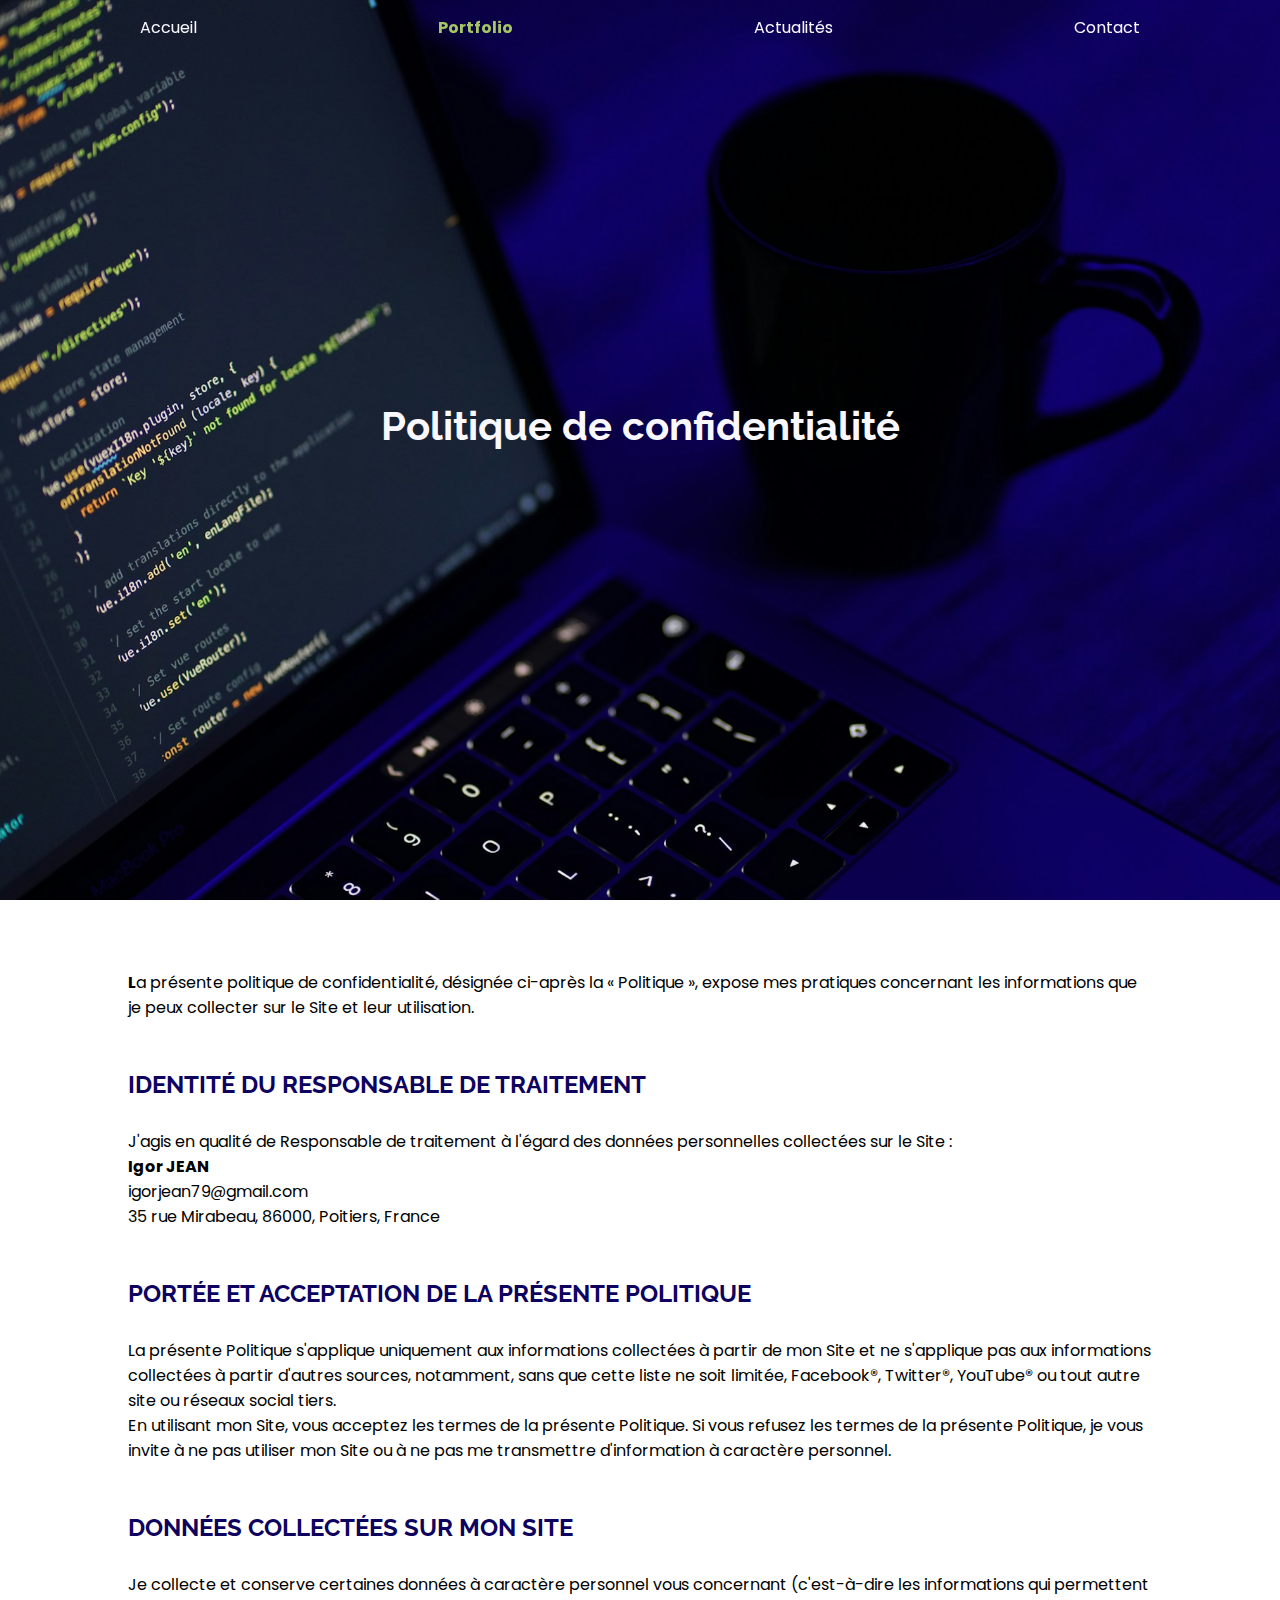
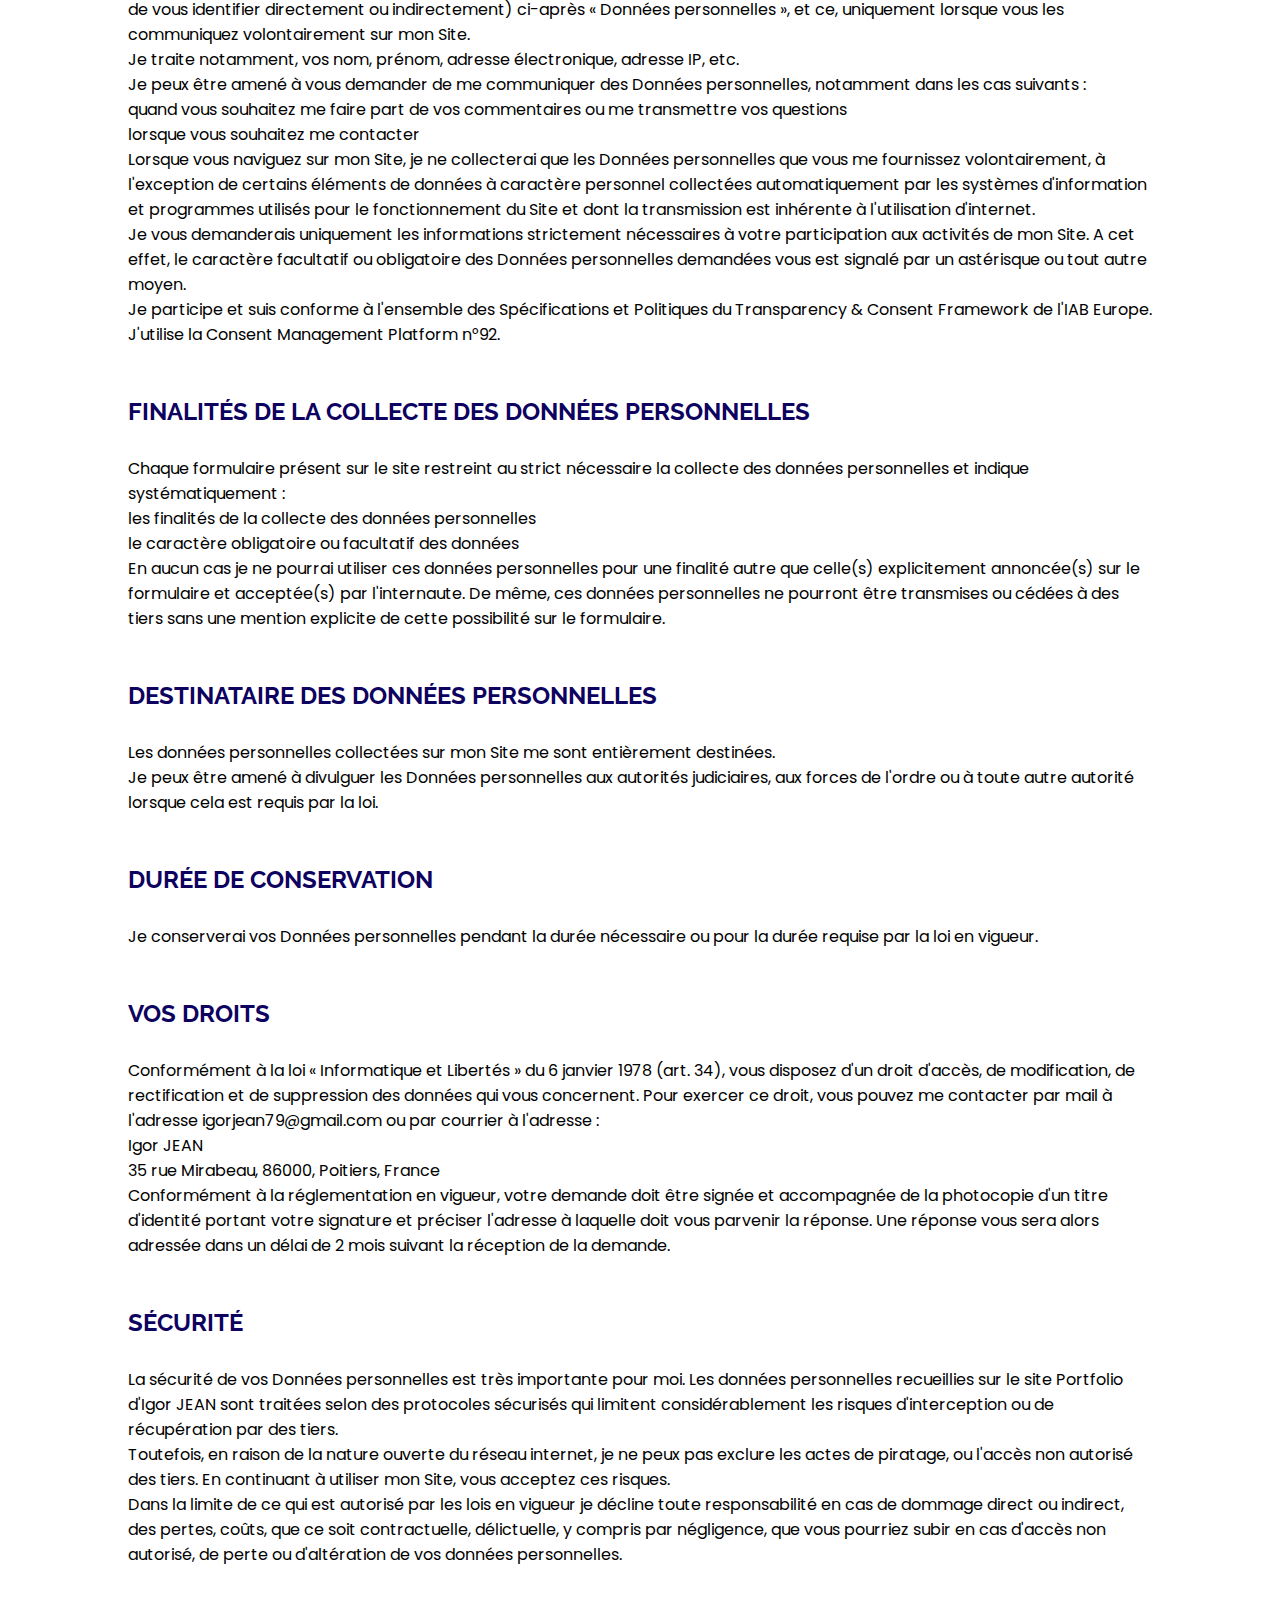
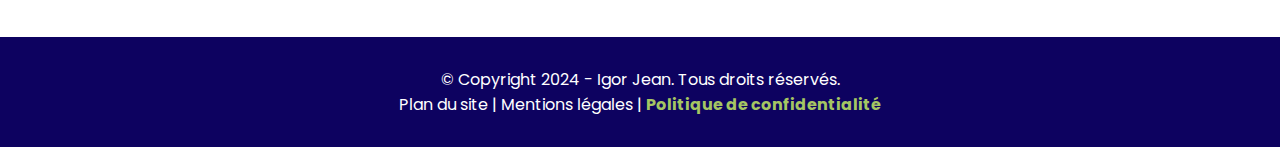
<file: pages/politique-confidentialite.html>
<!DOCTYPE html>
<html lang="fr">
	<head>
		<meta charset="UTF-8" />
		<meta name="viewport" content="width=device-width, initial-scale=1.0" />
		<link rel="preconnect" href="https://fonts.googleapis.com" />
		<link rel="preconnect" href="https://fonts.gstatic.com" crossorigin />
		<link href="https://fonts.googleapis.com/css2?family=Raleway:ital,wght@0,100..900;1,100..900&display=swap" rel="stylesheet" />
		<link rel="preconnect" href="https://fonts.googleapis.com" />
		<link rel="preconnect" href="https://fonts.gstatic.com" crossorigin />
		<link
			href="https://fonts.googleapis.com/css2?family=Poppins:ital,wght@0,100;0,200;0,300;0,400;0,500;0,600;0,700;0,800;0,900;1,100;1,200;1,300;1,400;1,500;1,600;1,700;1,800;1,900&display=swap"
			rel="stylesheet"
		/>
		<link
			rel="stylesheet"
			href="https://cdnjs.cloudflare.com/ajax/libs/font-awesome/6.6.0/css/all.min.css"
			integrity="sha512-Kc323vGBEqzTmouAECnVceyQqyqdsSiqLQISBL29aUW4U/M7pSPA/gEUZQqv1cwx4OnYxTxve5UMg5GT6L4JJg=="
			crossorigin="anonymous"
			referrerpolicy="no-referrer"
		/>
		<link rel="stylesheet" href="../styles/style.css" />
		<title>Portfolio d'Igor Jean | Politique de confidentialité</title>
	</head>

	<body>
		<header id="top">
			<nav>
				<div class="container">
					<ul>
						<li><a href="/accueil">Accueil</a></li>
						<li><a href="/portfolio" class="page-active">Portfolio</a></li>
						<li><a href="/actus">Actualités</a></li>
						<li><a href="/contactez-moi">Contact</a></li>
					</ul>
				</div>
			</nav>
			<div class="center">
				<h3>Politique de confidentialité</h3>
			</div>
		</header>
		<main>
			<div class="container droits">
				<p>
					<b>L</b>a présente politique de confidentialité, désignée ci-après la « Politique », expose mes pratiques concernant les
					informations que je peux collecter sur le Site et leur utilisation.
				</p>

				<h2>IDENTITÉ DU RESPONSABLE DE TRAITEMENT</h2>
				<p>J'agis en qualité de Responsable de traitement à l'égard des données personnelles collectées sur le Site :</p>
				<p>
					<strong>Igor JEAN</strong><br />
					<a href="mailto:igorjean79@gmail.com">igorjean79@gmail.com</a><br />
					35 rue Mirabeau, 86000, Poitiers, France
				</p>

				<h2>PORTÉE ET ACCEPTATION DE LA PRÉSENTE POLITIQUE</h2>
				<p>
					La présente Politique s'applique uniquement aux informations collectées à partir de mon Site et ne s'applique pas aux informations
					collectées à partir d'autres sources, notamment, sans que cette liste ne soit limitée, Facebook®, Twitter®, YouTube® ou tout autre
					site ou réseaux social tiers.
				</p>
				<p>
					En utilisant mon Site, vous acceptez les termes de la présente Politique. Si vous refusez les termes de la présente Politique, je
					vous invite à ne pas utiliser mon Site ou à ne pas me transmettre d'information à caractère personnel.
				</p>

				<h2>DONNÉES COLLECTÉES SUR MON SITE</h2>
				<p>
					Je collecte et conserve certaines données à caractère personnel vous concernant (c'est-à-dire les informations qui permettent de
					vous identifier directement ou indirectement) ci-après « Données personnelles », et ce, uniquement lorsque vous les communiquez
					volontairement sur mon Site.
				</p>
				<p>Je traite notamment, vos nom, prénom, adresse électronique, adresse IP, etc.</p>
				<p>Je peux être amené à vous demander de me communiquer des Données personnelles, notamment dans les cas suivants :</p>
				<ul>
					<li>quand vous souhaitez me faire part de vos commentaires ou me transmettre vos questions</li>
					<li>lorsque vous souhaitez me contacter</li>
				</ul>
				<p>
					Lorsque vous naviguez sur mon Site, je ne collecterai que les Données personnelles que vous me fournissez volontairement, à
					l'exception de certains éléments de données à caractère personnel collectées automatiquement par les systèmes d'information et
					programmes utilisés pour le fonctionnement du Site et dont la transmission est inhérente à l'utilisation d'internet.
				</p>
				<p>
					Je vous demanderais uniquement les informations strictement nécessaires à votre participation aux activités de mon Site. A cet
					effet, le caractère facultatif ou obligatoire des Données personnelles demandées vous est signalé par un astérisque ou tout autre
					moyen.
				</p>
				<p>
					Je participe et suis conforme à l'ensemble des Spécifications et Politiques du Transparency & Consent Framework de l'IAB Europe.
					J'utilise la Consent Management Platform n°92.
				</p>

				<h2>FINALITÉS DE LA COLLECTE DES DONNÉES PERSONNELLES</h2>
				<p>
					Chaque formulaire présent sur le site restreint au strict nécessaire la collecte des données personnelles et indique
					systématiquement :
				</p>
				<ul>
					<li>les finalités de la collecte des données personnelles</li>
					<li>le caractère obligatoire ou facultatif des données</li>
				</ul>
				<p>
					En aucun cas je ne pourrai utiliser ces données personnelles pour une finalité autre que celle(s) explicitement annoncée(s) sur le
					formulaire et acceptée(s) par l'internaute. De même, ces données personnelles ne pourront être transmises ou cédées à des tiers
					sans une mention explicite de cette possibilité sur le formulaire.
				</p>

				<h2>DESTINATAIRE DES DONNÉES PERSONNELLES</h2>
				<p>Les données personnelles collectées sur mon Site me sont entièrement destinées.</p>
				<p>
					Je peux être amené à divulguer les Données personnelles aux autorités judiciaires, aux forces de l'ordre ou à toute autre autorité
					lorsque cela est requis par la loi.
				</p>

				<h2>DURÉE DE CONSERVATION</h2>
				<p>Je conserverai vos Données personnelles pendant la durée nécessaire ou pour la durée requise par la loi en vigueur.</p>

				<h2>VOS DROITS</h2>
				<p>
					Conformément à la loi « Informatique et Libertés » du 6 janvier 1978 (art. 34), vous disposez d'un droit d'accès, de modification,
					de rectification et de suppression des données qui vous concernent. Pour exercer ce droit, vous pouvez me contacter par mail à
					l'adresse
					<a href="mailto:igorjean79@gmail.com">igorjean79@gmail.com</a> ou par courrier à l'adresse :
				</p>
				<p>
					Igor JEAN<br />
					35 rue Mirabeau, 86000, Poitiers, France
				</p>
				<p>
					Conformément à la réglementation en vigueur, votre demande doit être signée et accompagnée de la photocopie d'un titre d'identité
					portant votre signature et préciser l'adresse à laquelle doit vous parvenir la réponse. Une réponse vous sera alors adressée dans
					un délai de 2 mois suivant la réception de la demande.
				</p>

				<h2>SÉCURITÉ</h2>
				<p>
					La sécurité de vos Données personnelles est très importante pour moi. Les données personnelles recueillies sur le site
					<a href="https://www.igor-jean.com/">Portfolio d'Igor JEAN</a> sont traitées selon des protocoles sécurisés qui limitent
					considérablement les risques d'interception ou de récupération par des tiers.
				</p>
				<p>
					Toutefois, en raison de la nature ouverte du réseau internet, je ne peux pas exclure les actes de piratage, ou l'accès non
					autorisé des tiers. En continuant à utiliser mon Site, vous acceptez ces risques.
				</p>
				<p>
					Dans la limite de ce qui est autorisé par les lois en vigueur je décline toute responsabilité en cas de dommage direct ou
					indirect, des pertes, coûts, que ce soit contractuelle, délictuelle, y compris par négligence, que vous pourriez subir en cas
					d'accès non autorisé, de perte ou d'altération de vos données personnelles.
				</p>
			</div>
		</main>
		<footer>
			<section class="footer-bottom">
				<p>
					© Copyright 2024 -
					<a href="mailto:igorjean79@gmail.com">Igor Jean.</a> Tous droits réservés.
				</p>
				<p>
					<a href="/plan">Plan du site</a> | <a href="/mentions-legales">Mentions légales</a> |
					<a href="/politique-confidentialite" class="page-active">Politique de confidentialité</a>
				</p>
			</section>
		</footer>
		<script src="../index.js"></script>
	</body>
</html>
</file>
<file: styles/style.css>
header {
  height: 100vh;
  background: no-repeat url("../img/header.jpg") center/cover;
  color: rgb(249, 248, 255);
  position: relative;
}
header .center {
  position: absolute;
  left: 50%;
  top: 50%;
  transform: translate(-50%, -50%);
  text-align: center;
}
header .center h2 {
  text-align: center;
  font-size: 3.5rem;
  margin-bottom: 20px;
}
header .center h3 {
  text-align: center;
  font-size: 2.5rem;
  margin-bottom: 50px;
}
header .center p {
  font-size: 2rem;
  letter-spacing: 2px;
  margin-bottom: 20px;
}
header nav {
  padding: 15px;
  position: fixed;
  top: 0;
  width: 100%;
  z-index: 10;
}
header nav ul {
  margin: 0 auto;
  display: flex;
  justify-content: space-between;
}
header nav ul li {
  position: relative;
}
header nav ul li:hover::after {
  content: "";
  width: 100%;
  height: 3px;
  background-color: rgb(165, 198, 99);
  position: absolute;
  bottom: -5px;
  left: 0;
  animation: hoverUnderine 0.5s;
}
@keyframes hoverUnderine {
  0% {
    width: 0%;
  }
  100% {
    width: 100%;
  }
}

main {
  padding: 70px 0;
}
@media screen and (max-width: 630px) {
  main {
    padding: 0;
  }
}
main .presentation {
  padding: 50px 0;
}
main .presentation h2 {
  text-align: center;
  margin-bottom: 30px;
  font-size: 2.5rem;
  color: rgb(13, 2, 96);
}
@media screen and (max-width: 630px) {
  main .presentation h2 {
    font-size: 1.5rem;
  }
}
main .presentation p {
  text-align: center;
}
main .presentation p,
main .presentation ul {
  width: 70%;
  margin: 0 auto;
  font-size: 1.2rem;
}
@media screen and (max-width: 630px) {
  main .presentation p,
  main .presentation ul {
    font-size: 1rem;
    width: 100%;
  }
}
main .presentation li {
  padding-left: 50px;
  margin-bottom: 10px;
}
@media screen and (max-width: 630px) {
  main .presentation li {
    padding-left: 15px;
  }
}
main .presentation li:first-child {
  padding: 0;
  margin-bottom: 20px;
}
main .presentation li i {
  font-size: 0.5rem;
}
main .skills {
  margin: 70px 0;
}
main .skills .flex {
  justify-content: space-between;
  align-items: center;
  flex-wrap: wrap;
}
@media screen and (max-width: 1230px) {
  main .skills .flex {
    flex-direction: column;
    height: 400px;
  }
}
@media screen and (max-width: 740px) {
  main .skills .flex {
    height: initial;
    gap: 100px;
  }
}
main .skills .flex .row-flex {
  display: flex;
  justify-content: space-between;
  width: 45%;
}
@media screen and (max-width: 1230px) {
  main .skills .flex .row-flex {
    width: 100%;
    justify-content: space-around;
  }
}
@media screen and (max-width: 740px) {
  main .skills .flex .row-flex {
    gap: 50px;
  }
}
@media screen and (max-width: 740px) {
  main .skills .flex .row-flex {
    flex-direction: column;
  }
}
main .skills .flex .row-flex .column-flex {
  display: flex;
  flex-direction: column;
  align-items: center;
}
main .skills .flex .row-flex .column-flex i {
  color: rgb(13, 2, 96);
  font-size: 5rem;
}
@media screen and (max-width: 740px) {
  main .skills .flex .row-flex .column-flex i {
    font-size: 3rem;
  }
}
main .skills .flex .row-flex .column-flex span {
  margin-top: 1rem;
  font-size: 1.5rem;
  font-family: "Raleway", sans-serif;
  font-optical-sizing: auto;
  font-weight: 700;
  font-style: oblique;
}
@media screen and (max-width: 740px) {
  main .skills .flex .row-flex .column-flex span {
    font-size: 1.2rem;
    margin-top: 0.5rem;
  }
}
main .portfolio h2 {
  text-align: center;
  margin: 30px 0;
  font-size: 2.5rem;
  color: rgb(13, 2, 96);
}
main .portfolio p {
  text-align: center;
  margin-bottom: 50px;
}
main .portfolio .projets-grid {
  display: grid;
  grid-template-columns: repeat(3, 1fr);
  gap: 40px;
}
@media screen and (max-width: 1100px) {
  main .portfolio .projets-grid {
    grid-template-columns: repeat(2, 1fr);
  }
}
@media screen and (max-width: 670px) {
  main .portfolio .projets-grid {
    grid-template-columns: repeat(1, 1fr);
  }
}
main .portfolio .projets-grid .card {
  width: 100%;
  height: 430px;
  border-radius: 10px;
  box-shadow: rgba(60, 64, 67, 0.3) 0px 1px 2px 0px, rgba(60, 64, 67, 0.15) 0px 2px 6px 2px;
  overflow: hidden;
}
@media screen and (max-width: 1650px) {
  main .portfolio .projets-grid .card {
    height: 500px;
  }
}
main .portfolio .projets-grid .card img {
  width: 100%;
  height: 200px;
  object-fit: cover;
  object-position: center;
}
main .portfolio .projets-grid .card .text-card {
  padding: 15px;
  text-align: center;
}
main .portfolio .projets-grid .card .text-card a {
  color: rgb(13, 2, 96);
  font-family: "Raleway", sans-serif;
  font-optical-sizing: auto;
  font-weight: 800;
  font-style: normal;
}
main .portfolio .projets-grid .card .text-card a:hover {
  text-decoration: underline;
}
main .portfolio .projets-grid .card .text-card p {
  text-align: left;
}
main .cv {
  text-align: center;
  padding-bottom: 30px;
}
main .cv h2 {
  margin-bottom: 30px;
  font-size: 2.5rem;
  color: rgb(13, 2, 96);
}
main .cv img {
  display: block;
  margin: 15px auto 50px;
  width: 100%;
  max-width: max-content;
}
main .cv a {
  padding: 10px 7px;
  border-radius: 5px;
  background-color: rgb(13, 2, 96);
  color: rgb(243, 243, 252);
}
main .cv a:hover {
  background-color: rgb(22, 1, 182);
}

footer .footer-bottom {
  background-color: rgb(13, 2, 96);
  color: white;
  padding: 30px 50px;
}
footer .footer-bottom p {
  text-align: center;
}

.reseaux {
  font-size: 2rem;
}
.reseaux a {
  z-index: 300;
}
.reseaux .fa-linkedin {
  color: rgb(10, 102, 194);
  position: relative;
  z-index: 111;
}
.reseaux .fa-linkedin::after {
  content: "";
  width: 1.4rem;
  height: 1.4rem;
  background-color: white;
  position: absolute;
  top: 5px;
  left: 3px;
  z-index: -10;
}
.reseaux .fa-square-github {
  color: black;
  position: relative;
  z-index: 112;
}
.reseaux .fa-square-github::after {
  content: "";
  width: 1.4rem;
  height: 1.4rem;
  background-color: white;
  position: absolute;
  top: 5px;
  left: 3px;
  z-index: -10;
}

.contact-template header {
  background: no-repeat url("../img/pexels-goumbik-574070.jpg") center/cover;
}
@media screen and (max-width: 830px) {
  .contact-template header {
    height: 100%;
  }
}
.contact-template .nav-background {
  background-color: rgb(12, 1, 95);
}
.contact-template .contact {
  background: no-repeat url("../img/pexels-goumbik-574070.jpg") center/cover;
  height: 100%;
  width: 100%;
  padding: 50px 0px 100px;
}
.contact-template .contact h2 {
  margin: 40px;
  font-size: 2.5rem;
  color: rgb(13, 2, 96);
  text-align: center;
}
.contact-template .contact .column-30-70 {
  border-radius: 10px;
  background: rgba(0, 0, 0, 0.521);
  padding: 70px 50px;
  display: grid;
  grid-template-columns: 30% 70%;
  color: white;
  position: relative;
}
@media screen and (max-width: 1080px) {
  .contact-template .contact .column-30-70 {
    display: block;
    padding: 30px;
  }
}
@media screen and (max-width: 370px) {
  .contact-template .contact .column-30-70 {
    padding: 15px;
  }
}
.contact-template .contact .left-part {
  display: flex;
  flex-direction: column;
  height: 60%;
  justify-content: space-around;
}
@media screen and (max-width: 900px) {
  .contact-template .contact .left-part {
    position: relative;
    margin-bottom: 30px;
  }
  .contact-template .contact .left-part::after {
    content: "";
    height: 3px;
    width: 90%;
    background: rgb(114, 114, 117);
    position: absolute;
    bottom: -20px;
    left: 50%;
    transform: translateX(-50%);
  }
}
@media screen and (max-width: 1080px) {
  .contact-template .contact .left-part {
    flex-direction: row;
  }
}
@media screen and (max-width: 900px) {
  .contact-template .contact .left-part {
    flex-direction: column;
    gap: 13px;
  }
}
@media screen and (max-width: 900px) {
  .contact-template .contact .left-part p {
    text-align: center;
  }
}
.contact-template .contact .left-part p a {
  color: rgb(196, 196, 196);
}
.contact-template .contact .left-part div {
  font-size: 2rem;
}
@media screen and (max-width: 900px) {
  .contact-template .contact .left-part div {
    text-align: center;
  }
}
.contact-template .contact .left-part div .fa-linkedin {
  color: rgb(10, 102, 194);
  position: relative;
  z-index: 1111;
}
.contact-template .contact .left-part div .fa-linkedin::after {
  content: "";
  width: 1.4rem;
  height: 1.4rem;
  background-color: white;
  position: absolute;
  top: 5px;
  left: 3px;
  z-index: -10;
}
.contact-template .contact .left-part div .fa-square-github {
  color: black;
  position: relative;
  z-index: 112;
}
.contact-template .contact .left-part div .fa-square-github::after {
  content: "";
  width: 1.4rem;
  height: 1.4rem;
  background-color: white;
  position: absolute;
  top: 5px;
  left: 3px;
  z-index: -10;
}
.contact-template .contact form .flex {
  display: grid;
  grid-template-columns: 1fr 1fr;
  gap: 15px;
  margin-bottom: 20px;
}
@media screen and (max-width: 645px) {
  .contact-template .contact form .flex {
    grid-template-columns: repeat(1, 1fr);
  }
}
.contact-template .contact form .flex-column {
  display: flex;
  flex-direction: column;
}
.contact-template .contact form input {
  padding: 7px 10px;
  border-radius: 5px;
  border: 1px solid rgb(13, 2, 96);
}
.contact-template .contact form textarea {
  resize: none;
  padding: 7px 10px;
  border-radius: 5px;
  border: 1px solid rgb(13, 2, 96);
  height: 150px;
  margin-bottom: 20px;
}
.contact-template .contact .submit-button {
  display: flex;
  justify-content: center;
}
.contact-template .contact .submit-button button {
  font-family: inherit;
  font-size: 20px;
  background: white;
  color: rgb(13, 2, 96);
  padding: 0.7em 1em;
  padding-left: 0.9em;
  display: flex;
  align-items: center;
  border: 1px solid rgb(13, 2, 96);
  border-radius: 16px;
  overflow: hidden;
  transition: all 0.2s;
  cursor: pointer;
  margin: 20px 0 0;
}
.contact-template .contact .submit-button button span {
  display: block;
  margin-left: 0.3em;
  transition: all 0.3s ease-in-out;
}
.contact-template .contact .submit-button button svg {
  display: block;
  transform-origin: center center;
  transition: transform 0.3s ease-in-out;
}
.contact-template .contact .submit-button button:hover .svg-wrapper {
  animation: fly-1 0.6s ease-in-out infinite alternate;
}
.contact-template .contact .submit-button button:hover svg {
  transform: translateX(1.8em) rotate(45deg) scale(1.1);
}
.contact-template .contact .submit-button button:hover span {
  transform: translateX(5em);
}
.contact-template .contact .submit-button button:active {
  transform: scale(0.95);
}
@keyframes fly-1 {
  from {
    transform: translateY(0.1em);
  }
  to {
    transform: translateY(-0.1em);
  }
}

.msg-error-fixed {
  background-color: rgb(250, 179, 179);
  color: red;
  border: 1px solid red;
  border-radius: 15px;
  text-align: center;
  padding: 20px 50px;
  position: absolute;
  top: 30px;
  left: 50%;
  transform: translateX(-50%);
  display: none;
  animation: error 4s forwards;
  opacity: 1;
}
@media screen and (max-width: 900px) {
  .msg-error-fixed {
    top: 50%;
  }
}

@keyframes error {
  0% {
    opacity: 1;
  }
  20% {
    opacity: 1;
  }
  90% {
    opacity: 0;
  }
  100% {
    opacity: 0;
  }
}
.actus h2 {
  text-align: center;
  margin: 30px 0;
  font-size: 2.5rem;
  color: rgb(13, 2, 96);
}
.actus article {
  border-radius: 5px;
  box-shadow: rgba(0, 0, 0, 0.16) 0px 3px 6px, rgba(0, 0, 0, 0.23) 0px 3px 6px;
  transition: 0.4s;
  margin-bottom: 50px;
}
.actus article:hover {
  transform: scale(1.05);
}
.actus article .lien-article {
  height: 100%;
  width: 100%;
  display: flex;
}
@media screen and (max-width: 1000px) {
  .actus article .lien-article {
    flex-direction: column;
  }
}
.actus article .lien-article img {
  width: 30%;
  object-fit: cover;
  object-position: center;
}
@media screen and (max-width: 1000px) {
  .actus article .lien-article img {
    width: 100%;
  }
}
.actus article .lien-article .text-content {
  padding: 15px;
}
.actus article .lien-article h3 {
  margin-bottom: 15px;
}
.actus article .lien-article p {
  margin: 10px auto;
}
.actus article .lien-article p:last-child {
  font-style: oblique;
  color: rgb(13, 2, 96);
}

* {
  margin: 0;
  padding: 0;
  box-sizing: border-box;
}

li {
  list-style: none;
}

a {
  text-decoration: none;
  color: inherit;
}

body {
  font-family: "Poppins", sans-serif;
  font-weight: 400;
  font-style: normal;
}

.red {
  color: red;
}

html {
  scroll-behavior: smooth;
}

h1,
h2,
h3,
h4,
h5 {
  font-family: "Raleway", sans-serif;
  font-optical-sizing: auto;
  font-weight: 700;
  font-style: normal;
}

.nav-background {
  background-color: rgb(12, 1, 95);
}

.flex {
  display: flex;
}

.container {
  width: 63%;
  margin: 0 auto;
}
@media screen and (max-width: 1650px) {
  .container {
    width: 80%;
  }
}
@media screen and (max-width: 450px) {
  .container {
    width: 95%;
  }
}

.separation {
  width: 70px;
  height: 10px;
  margin: 30px auto;
  background-color: rgb(13, 2, 96);
  position: relative;
}
.separation::after {
  position: absolute;
  top: 3px;
  left: 50%;
  content: "";
  height: 4px;
  width: 90%;
  background-color: rgb(165, 198, 99);
  transform: translateX(-50%);
}

#portfolio,
#cv {
  transform: translateY(-80px);
}

#contact {
  transform: translateY(-288px);
}
@media screen and (max-width: 900px) {
  #contact {
    transform: translateY(-403px);
  }
}

.droits h2 {
  margin: 50px 0px 30px;
  color: rgb(13, 2, 96);
}
.droits h3 {
  margin: 30px 0px 15px;
  color: rgb(13, 2, 96);
}

.page-active {
  color: rgb(165, 198, 99);
  font-weight: bold;
  cursor: default;
}/*# sourceMappingURL=style.css.map */
</file>
